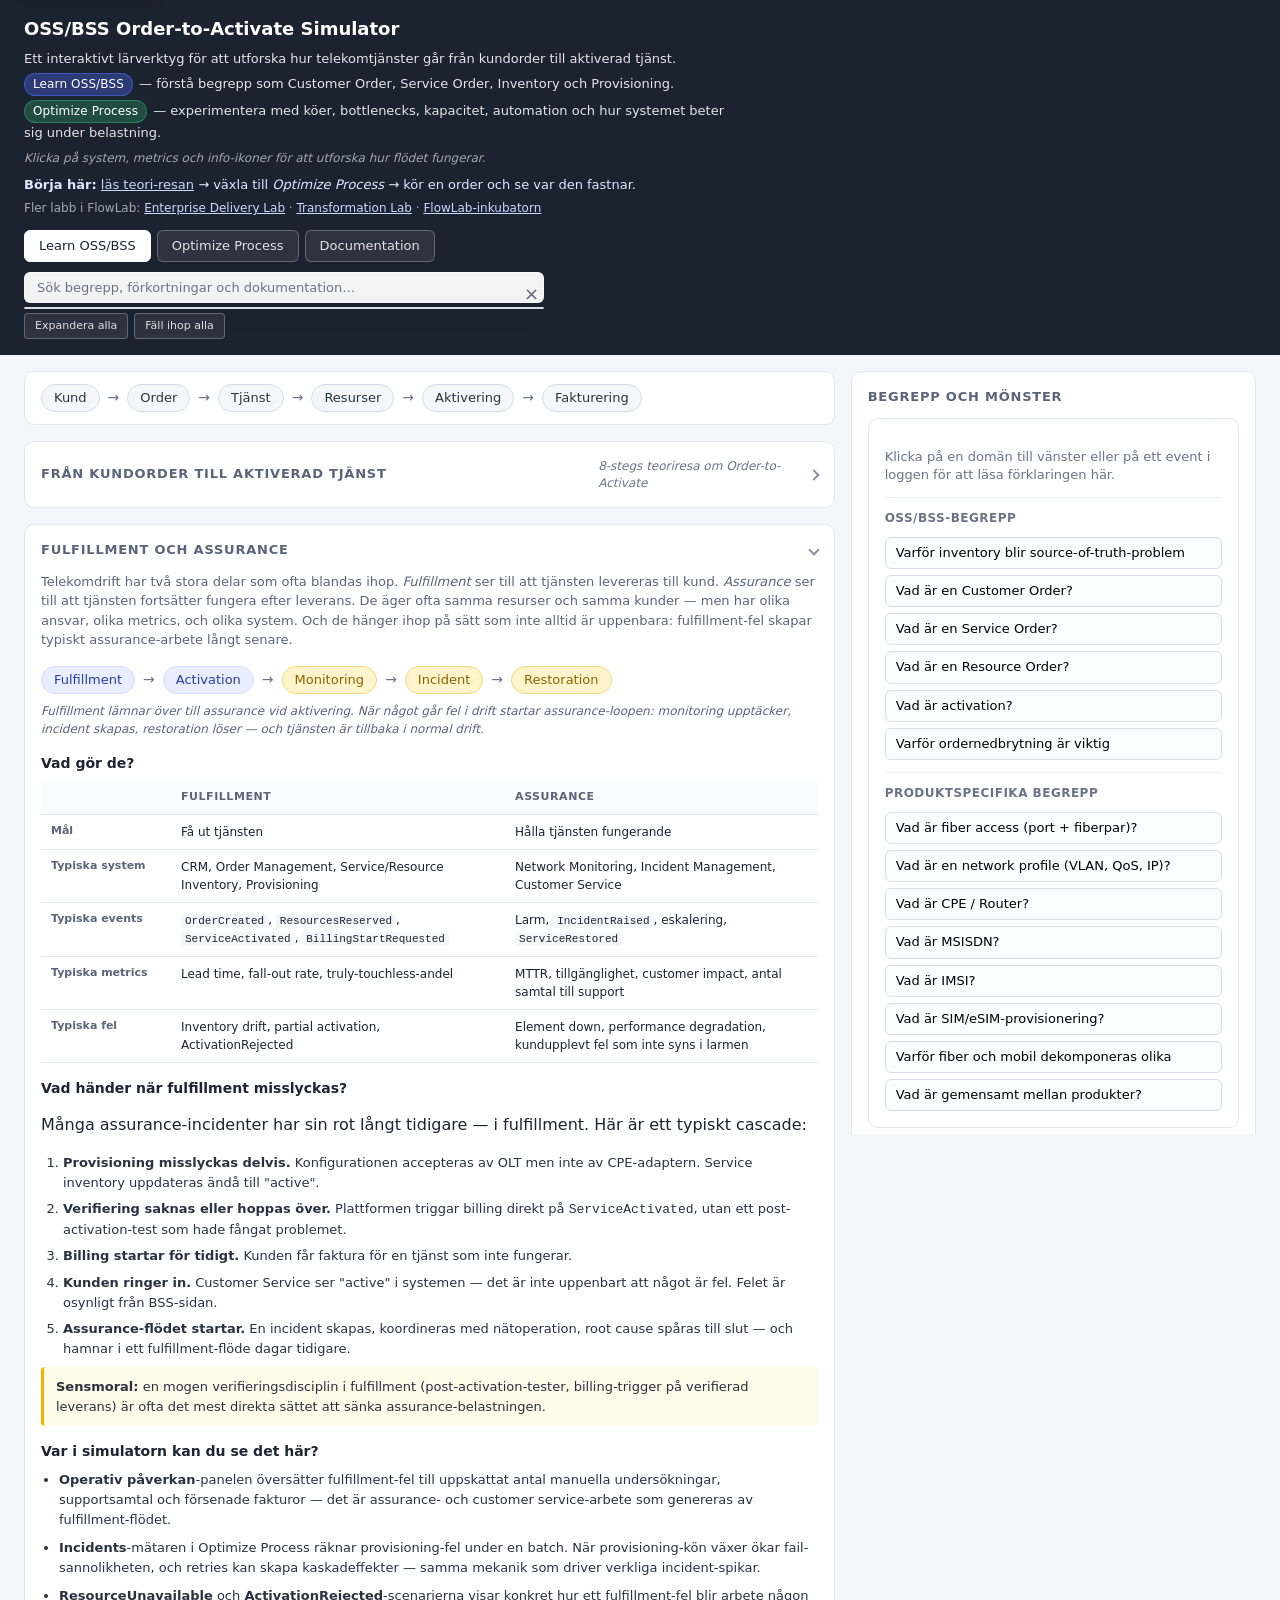
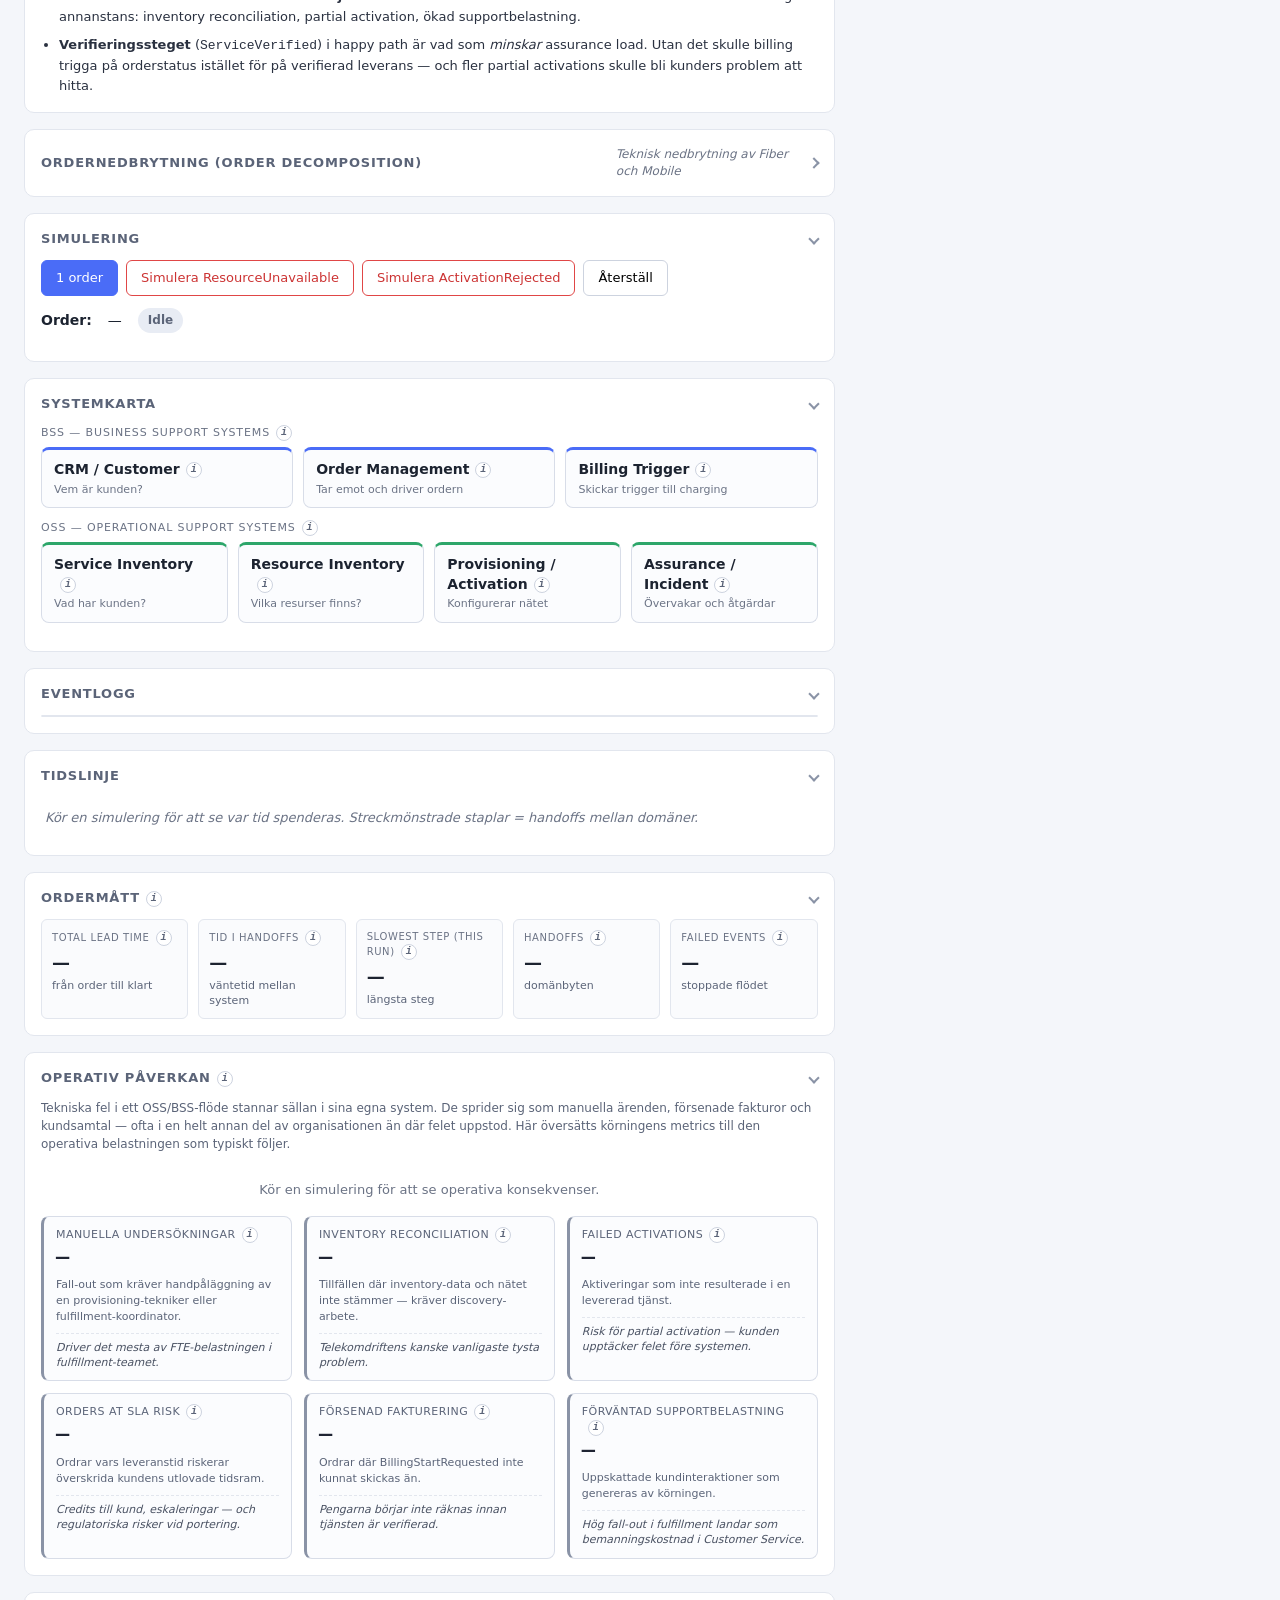
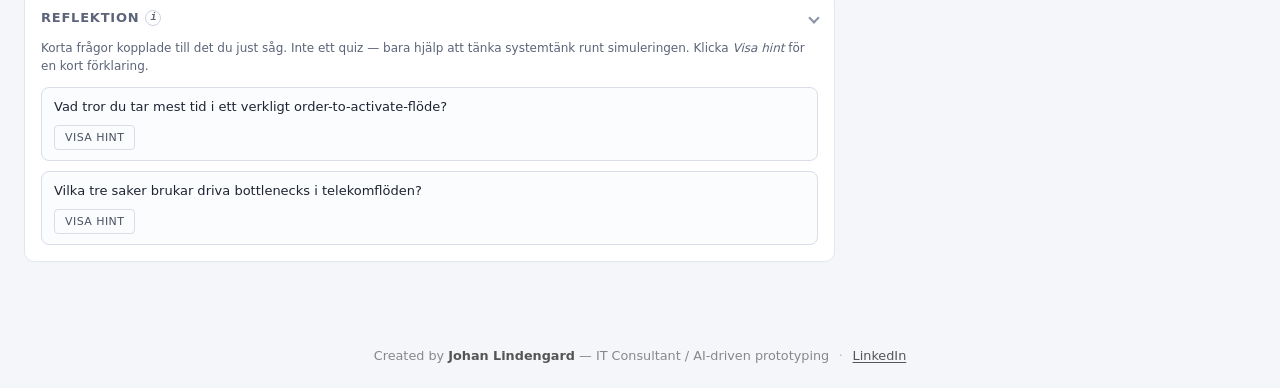
<file: index.html>
<!doctype html>
<html lang="sv">
<head>
<meta charset="utf-8" />
<title>OSS/BSS Order-to-Activate Simulator</title>
<link rel="stylesheet" href="src/styles/main.css" />
</head>
<body class="mode-learn">
<a class="skip-link" href="#main-content">Hoppa till innehåll</a>
<header>
  <h1>OSS/BSS Order-to-Activate Simulator</h1>
  <div class="intro">
    <p>Ett interaktivt lärverktyg för att utforska hur telekomtjänster går från kundorder till aktiverad tjänst.</p>
    <p><span class="mode-pill mode-pill-learn">Learn OSS/BSS</span> — förstå begrepp som Customer Order, Service Order, Inventory och Provisioning.</p>
    <p><span class="mode-pill mode-pill-optimize">Optimize Process</span> — experimentera med köer, bottlenecks, kapacitet, automation och hur systemet beter sig under belastning.</p>
    <p class="intro-hint">Klicka på system, metrics och info-ikoner för att utforska hur flödet fungerar.</p>
    <p class="start-here"><strong>Börja här:</strong> <a href="#theory-journey">läs teori-resan</a> → växla till <em>Optimize Process</em> → kör en order och se var den fastnar.</p>
    <p class="labb-nav">Fler labb i FlowLab: <a href="enterprise-lab.html">Enterprise Delivery Lab</a> · <a href="enterprise-lab.html#edl-transform-panel">Transformation Lab</a> · <a href="flow-lab.html">FlowLab-inkubatorn</a></p>
  </div>
  <div class="mode-tabs" role="tablist">
    <button class="mode-tab active" data-mode="learn" role="tab">Learn OSS/BSS</button>
    <button class="mode-tab" data-mode="optimize" role="tab">Optimize Process</button>
    <button class="mode-tab" data-mode="docs" role="tab">Documentation</button>
  </div>
  <div class="search-bar" role="search">
    <input
      type="search"
      id="search-input"
      placeholder="Sök begrepp, förkortningar och dokumentation…"
      autocomplete="off"
      aria-label="Sök begrepp, förkortningar och dokumentation"
      aria-controls="search-results">
    <button type="button" id="search-clear" class="search-clear hidden" aria-label="Rensa sökning">×</button>
    <div class="search-results hidden" id="search-results" role="region" aria-live="polite"></div>
  </div>
  <div class="panel-controls" aria-label="Panelkontroller">
    <button type="button" id="btn-expand-all" class="util-btn" aria-label="Expandera alla sektioner">Expandera alla</button>
    <button type="button" id="btn-collapse-all" class="util-btn" aria-label="Fäll ihop alla sektioner">Fäll ihop alla</button>
  </div>
</header>

<div class="layout">
  <main id="main-content">
    <div class="panel concept-flow" aria-label="Order-to-Activate på en rad">
      <ol class="flow-row">
        <li class="flow-step">Kund</li>
        <li class="flow-arrow" aria-hidden="true">→</li>
        <li class="flow-step">Order</li>
        <li class="flow-arrow" aria-hidden="true">→</li>
        <li class="flow-step">Tjänst</li>
        <li class="flow-arrow" aria-hidden="true">→</li>
        <li class="flow-step">Resurser</li>
        <li class="flow-arrow" aria-hidden="true">→</li>
        <li class="flow-step">Aktivering</li>
        <li class="flow-arrow" aria-hidden="true">→</li>
        <li class="flow-step">Fakturering</li>
      </ol>
    </div>

    <details class="panel learn-only collapsible" id="theory-journey">
      <summary>
        <h2>Från kundorder till aktiverad tjänst</h2>
        <span class="summary-hint">8-stegs teoriresa om Order-to-Activate</span>
        <span class="chevron" aria-hidden="true"></span>
      </summary>
      <p class="journey-intro">
        En guidad resa i åtta steg som visar hur en kund som beställer en tjänst — fiber eller mobil — får den levererad och fakturerad. Modellen är medvetet förenklad och lyfter fram <em>varför</em> OSS/BSS-stacken är uppdelad som den är.
      </p>

      <ol class="journey-list">

        <li class="journey-step">
          <span class="step-num">1</span>
          <div class="step-card">
            <div class="step-head">
              <h3>Kunden beställer något</h3>
              <span class="layer-chip bss">BSS</span>
            </div>
            <p>En kund — privatperson eller företag — väljer en produkt ur produktkatalogen. Kanske <em>Fiber 500 Mbps</em> hem, eller ett mobilabonnemang. Ordern fångas i CRM och Order Management och kopplas till kund, produkt och avtal.</p>
            <p class="step-why"><strong>Varför spelar det roll?</strong> Kunden köper en <em>kommersiell produkt</em>, inte teknik. Det är därför BSS äger kundrelationen — språket som sälj, support och fakturering pratar är ett annat än näten pratar.</p>
            <div class="step-related">
              <span>Centrala begrepp:</span>
              <button type="button" class="info-icon" data-info="customer_order" aria-label="Förklara Customer Order" aria-expanded="false">i</button><span>Customer Order</span>
              <button type="button" class="info-icon" data-info="crm" aria-label="Förklara CRM" aria-expanded="false">i</button><span>CRM</span>
              <button type="button" class="info-icon" data-info="om" aria-label="Förklara Order Management" aria-expanded="false">i</button><span>Order Management</span>
            </div>
          </div>
        </li>

        <li class="journey-step">
          <span class="step-num">2</span>
          <div class="step-card">
            <div class="step-head">
              <h3>Produkten översätts till en tjänst</h3>
              <span class="layer-chip bridge">BSS ↔ OSS</span>
            </div>
            <p>En produkt är inte samma sak som den tekniska tjänsten den ger. <em>Fiber 500 Mbps</em> är ett kommersiellt löfte; den underliggande tjänsten är en internetaccess med viss bandbredd. Customer Order bryts ner till en Service Order — den första bryggan mellan BSS och OSS.</p>
            <p class="step-why"><strong>Varför spelar det roll?</strong> Samma kommersiella produkt kan ofta levereras med olika tekniker (fiber, koppar, radiolänk). Att skilja produkt från tjänst gör det möjligt att byta teknik utan att röra säljkatalogen.</p>
            <div class="step-related">
              <span>Centrala begrepp:</span>
              <button type="button" class="info-icon" data-info="service_order" aria-label="Förklara Service Order" aria-expanded="false">i</button><span>Service Order</span>
              <button type="button" class="info-icon" data-info="si" aria-label="Förklara Service Inventory" aria-expanded="false">i</button><span>Service Inventory</span>
            </div>
          </div>
        </li>

        <li class="journey-step">
          <span class="step-num">3</span>
          <div class="step-card">
            <div class="step-head">
              <h3>Tjänsten bryts ner till resurser</h3>
              <span class="layer-chip oss">OSS</span>
            </div>
            <p>Service Order delas upp i en uppsättning resource orders — de fysiska och logiska byggstenarna. För fiber: en accesspunkt, en port på en switch, en CPE/router, en konfigurationsprofil. För mobil: ett MSISDN-nummer, en SIM eller eSIM, ett IMSI och en subscription profile.</p>
            <p class="step-why"><strong>Varför spelar det roll?</strong> Här syns det tydligt att olika produkter dekomponeras helt olika på OSS-sidan, även när BSS-flödet ser likadant ut. Det är ett av skälen till att OSS behöver byggas produktagnostiskt och parametriseras via produktkatalogen.</p>
            <div class="step-related">
              <span>Centrala begrepp:</span>
              <button type="button" class="info-icon" data-info="resource_order" aria-label="Förklara Resource Order" aria-expanded="false">i</button><span>Resource Order</span>
              <button type="button" class="info-icon" data-info="msisdn" aria-label="Förklara MSISDN" aria-expanded="false">i</button><span>MSISDN</span>
              <button type="button" class="info-icon" data-info="sim_esim" aria-label="Förklara SIM/eSIM" aria-expanded="false">i</button><span>SIM/eSIM</span>
            </div>
          </div>
        </li>

        <li class="journey-step">
          <span class="step-num">4</span>
          <div class="step-card">
            <div class="step-head">
              <h3>Inventory kontrolleras</h3>
              <span class="layer-chip oss">OSS</span>
            </div>
            <p>Innan resurserna kan tilldelas behöver vi veta vad som faktiskt finns och vad som är ledigt. Service Inventory håller reda på vilka tjänster som existerar. Resource Inventory håller reda på fysiska och logiska resurser — porttillgång, IP-pooler, nummerplaner, SIM-pooler.</p>
            <p class="step-why"><strong>Varför spelar det roll?</strong> Inventory-data är sällan 100 % korrekt mot verkligheten. <em>Inventory drift</em> — när data säger att en port är ledig fast den används — är en av branschens vanligaste rotorsaker till fall-out och manuella ärenden.</p>
            <div class="step-related">
              <span>Centrala begrepp:</span>
              <button type="button" class="info-icon" data-info="si" aria-label="Förklara Service Inventory" aria-expanded="false">i</button><span>Service Inventory</span>
              <button type="button" class="info-icon" data-info="ri" aria-label="Förklara Resource Inventory" aria-expanded="false">i</button><span>Resource Inventory</span>
            </div>
          </div>
        </li>

        <li class="journey-step">
          <span class="step-num">5</span>
          <div class="step-card">
            <div class="step-head">
              <h3>Provisionering och aktivering sker</h3>
              <span class="layer-chip oss">OSS</span>
            </div>
            <p>När resurserna är reserverade konfigurerar provisioning-systemet de tekniska elementen — OLT:er och switchar för fiber, RSP/HSS för mobil. Reservation är att markera en resurs som upptagen; activation är att faktiskt sätta tjänsten i drift.</p>
            <p class="step-why"><strong>Varför spelar det roll?</strong> Skillnaden mellan reservation och activation är inte semantik utan timing. Reservera tidigt, aktivera när allt annat är på plats — annars riskerar man <em>partial activation</em> där konfigen finns delvis i nätet och tjänsten är halvtänd.</p>
            <div class="step-related">
              <span>Centrala begrepp:</span>
              <button type="button" class="info-icon" data-info="prov" aria-label="Förklara Provisioning" aria-expanded="false">i</button><span>Provisioning / Activation</span>
            </div>
          </div>
        </li>

        <li class="journey-step">
          <span class="step-num">6</span>
          <div class="step-card">
            <div class="step-head">
              <h3>Tjänsten verifieras</h3>
              <span class="layer-chip oss">OSS</span>
            </div>
            <p>"Aktiverad" borde inte bara betyda att ett kommando skickades. Det borde betyda att tjänsten faktiskt fungerar — att en testkommunikation går igenom, att bandbredden mäts, att SIM:et registreras mot HSS.</p>
            <p class="step-why"><strong>Varför spelar det roll?</strong> Utan verifiering döljer flödet sina egna fel. Kunden ringer in, supporten ser "service active" i systemen, assurance ser inga element-larm — och felet kan ta dagar att lokalisera.</p>
            <div class="step-related">
              <span>Centrala begrepp:</span>
              <button type="button" class="info-icon" data-info="prov" aria-label="Förklara Verifiering" aria-expanded="false">i</button><span>Verifiering</span>
            </div>
          </div>
        </li>

        <li class="journey-step">
          <span class="step-num">7</span>
          <div class="step-card">
            <div class="step-head">
              <h3>Fakturering kan starta</h3>
              <span class="layer-chip bridge">BSS ↔ OSS</span>
            </div>
            <p>När tjänsten är verifierat aktiv skickas <em>BillingStartRequested</em> tillbaka till BSS. Billing-systemet börjar räkna debitering från det datumet. Triggern är densamma oavsett om produkten är fiber, mobil eller något annat.</p>
            <p class="step-why"><strong>Varför spelar det roll?</strong> Triggas billing för tidigt — på orderstatus istället för verifierad leverans — får kunder fakturor för tjänster som inte fungerar. Det är dyrt i credits, support och förtroende.</p>
            <div class="step-related">
              <span>Centrala begrepp:</span>
              <button type="button" class="info-icon" data-info="billing" aria-label="Förklara Billing" aria-expanded="false">i</button><span>Billing</span>
            </div>
          </div>
        </li>

        <li class="journey-step">
          <span class="step-num">8</span>
          <div class="step-card">
            <div class="step-head">
              <h3>Assurance tar vid om något går fel</h3>
              <span class="layer-chip bridge">OSS ↔ BSS</span>
            </div>
            <p>Efter aktivering byter ansvar från fulfillment till assurance. Assurance bevakar tjänster och resurser med larm, korrelerar fel mot kundpåverkan och driver felavhjälpning. Customer Service möter samma incidenter från kundens sida.</p>
            <p class="step-why"><strong>Varför spelar det roll?</strong> Fel som slipper genom fulfillment skapar ofta arbete i assurance flera dagar senare. <em>Partial activation</em> från steg 5–6 dyker upp som "tjänsten fungerar inte" från kund. Bra fulfillment minskar belastning i assurance.</p>
            <div class="step-related">
              <span>Centrala begrepp:</span>
              <button type="button" class="info-icon" data-info="assur" aria-label="Förklara Assurance" aria-expanded="false">i</button><span>Assurance</span>
            </div>
          </div>
        </li>

      </ol>
    </details>

    <details class="panel learn-only collapsible" id="fulfillment-assurance" open>
      <summary>
        <h2>Fulfillment och Assurance</h2>
        <span class="summary-hint">Två sidor av samma flöde — leverans och drift</span>
        <span class="chevron" aria-hidden="true"></span>
      </summary>

      <p class="journey-intro">
        Telekomdrift har två stora delar som ofta blandas ihop. <em>Fulfillment</em> ser till att tjänsten levereras till kund. <em>Assurance</em> ser till att tjänsten fortsätter fungera efter leverans. De äger ofta samma resurser och samma kunder — men har olika ansvar, olika metrics, och olika system. Och de hänger ihop på sätt som inte alltid är uppenbara: fulfillment-fel skapar typiskt assurance-arbete långt senare.
      </p>

      <ol class="fa-flow" aria-label="Fulfillment till assurance på en rad">
        <li class="fa-step fa-fulfillment">Fulfillment</li>
        <li class="fa-arrow" aria-hidden="true">→</li>
        <li class="fa-step fa-activation">Activation</li>
        <li class="fa-arrow" aria-hidden="true">→</li>
        <li class="fa-step fa-monitoring">Monitoring</li>
        <li class="fa-arrow" aria-hidden="true">→</li>
        <li class="fa-step fa-incident">Incident</li>
        <li class="fa-arrow" aria-hidden="true">→</li>
        <li class="fa-step fa-restoration">Restoration</li>
      </ol>
      <p class="fa-flow-caption">
        Fulfillment lämnar över till assurance vid aktivering. När något går fel i drift startar assurance-loopen: monitoring upptäcker, incident skapas, restoration löser — och tjänsten är tillbaka i normal drift.
      </p>

      <h3>Vad gör de?</h3>
      <table class="fa-compare">
        <thead>
          <tr>
            <th></th>
            <th>Fulfillment</th>
            <th>Assurance</th>
          </tr>
        </thead>
        <tbody>
          <tr>
            <td><strong>Mål</strong></td>
            <td>Få ut tjänsten</td>
            <td>Hålla tjänsten fungerande</td>
          </tr>
          <tr>
            <td><strong>Typiska system</strong></td>
            <td>CRM, Order Management, Service/Resource Inventory, Provisioning</td>
            <td>Network Monitoring, Incident Management, Customer Service</td>
          </tr>
          <tr>
            <td><strong>Typiska events</strong></td>
            <td><code>OrderCreated</code>, <code>ResourcesReserved</code>, <code>ServiceActivated</code>, <code>BillingStartRequested</code></td>
            <td>Larm, <code>IncidentRaised</code>, eskalering, <code>ServiceRestored</code></td>
          </tr>
          <tr>
            <td><strong>Typiska metrics</strong></td>
            <td>Lead time, fall-out rate, truly-touchless-andel</td>
            <td>MTTR, tillgänglighet, customer impact, antal samtal till support</td>
          </tr>
          <tr>
            <td><strong>Typiska fel</strong></td>
            <td>Inventory drift, partial activation, ActivationRejected</td>
            <td>Element down, performance degradation, kundupplevt fel som inte syns i larmen</td>
          </tr>
        </tbody>
      </table>

      <h3>Vad händer när fulfillment misslyckas?</h3>
      <p>Många assurance-incidenter har sin rot långt tidigare — i fulfillment. Här är ett typiskt cascade:</p>
      <ol class="fa-example">
        <li><strong>Provisioning misslyckas delvis.</strong> Konfigurationen accepteras av OLT men inte av CPE-adaptern. Service inventory uppdateras ändå till "active".</li>
        <li><strong>Verifiering saknas eller hoppas över.</strong> Plattformen triggar billing direkt på <code>ServiceActivated</code>, utan ett post-activation-test som hade fångat problemet.</li>
        <li><strong>Billing startar för tidigt.</strong> Kunden får faktura för en tjänst som inte fungerar.</li>
        <li><strong>Kunden ringer in.</strong> Customer Service ser "active" i systemen — det är inte uppenbart att något är fel. Felet är osynligt från BSS-sidan.</li>
        <li><strong>Assurance-flödet startar.</strong> En incident skapas, koordineras med nätoperation, root cause spåras till slut — och hamnar i ett fulfillment-flöde dagar tidigare.</li>
      </ol>
      <p class="fa-takeaway"><strong>Sensmoral:</strong> en mogen verifieringsdisciplin i fulfillment (post-activation-tester, billing-trigger på verifierad leverans) är ofta det mest direkta sättet att sänka assurance-belastningen.</p>

      <h3>Var i simulatorn kan du se det här?</h3>
      <ul class="fa-links">
        <li><strong>Operativ påverkan</strong>-panelen översätter fulfillment-fel till uppskattat antal manuella undersökningar, supportsamtal och försenade fakturor — det är assurance- och customer service-arbete som genereras av fulfillment-flödet.</li>
        <li><strong>Incidents</strong>-mätaren i Optimize Process räknar provisioning-fel under en batch. När provisioning-kön växer ökar fail-sannolikheten, och retries kan skapa kaskadeffekter — samma mekanik som driver verkliga incident-spikar.</li>
        <li><strong>ResourceUnavailable</strong> och <strong>ActivationRejected</strong>-scenarierna visar konkret hur ett fulfillment-fel blir arbete någon annanstans: inventory reconciliation, partial activation, ökad supportbelastning.</li>
        <li><strong>Verifieringssteget</strong> (<code>ServiceVerified</code>) i happy path är vad som <em>minskar</em> assurance load. Utan det skulle billing trigga på orderstatus istället för på verifierad leverans — och fler partial activations skulle bli kunders problem att hitta.</li>
      </ul>
    </details>

    <details class="panel learn-only collapsible" id="decomp-panel">
      <summary>
        <h2>Ordernedbrytning (Order decomposition)</h2>
        <span class="summary-hint">Teknisk nedbrytning av Fiber och Mobile</span>
        <span class="chevron" aria-hidden="true"></span>
      </summary>
      <p class="decomp-intro">
        En kundorder är inte ett enda arbetsobjekt — den dekomponeras till en service order, flera resource orders och en uppsättning aktiveringsuppgifter. <em>Olika produkter dekomponeras olika.</em> Klicka på en nivå för att läsa mer i learning-panelen.
      </p>

      <div class="decomp-product-row">
        <span class="exp-label">Produkt:</span>
        <div class="capacity-buttons" id="product-buttons">
          <button class="cap-btn active" data-product="fiber">Fiber 500 Mbps</button>
          <button class="cap-btn" data-product="mobile">Mobile subscription</button>
        </div>
        <span class="exp-hint">BSS-flödet ser nästan likadant ut. OSS-dekompositionen ändras kraftigt — det är hela poängen.</span>
      </div>

      <div id="decomp-tree-host"></div>
      <div id="decomp-failures-host"></div>
      <div id="decomp-example-host"></div>
    </details>

    <details class="panel optimize-only collapsible" id="experiment-panel" open>
      <summary>
        <h2>Dagens experiment<button type="button" class="info-icon" data-info="kata_loop" aria-label="Förklara hypotesdriven förbättring" aria-expanded="false">i</button></h2>
        <span class="summary-hint">Hypotes och förväntat resultat — innan du kör</span>
        <span class="chevron" aria-hidden="true"></span>
      </summary>
      <p class="exp-intro">Strukturera körningen som ett litet experiment: skriv ner målet, en hypotes om vad som händer, och kör. Efter körningen jämför du faktiskt utfall mot förväntat. <em>Målet är inte att gissa rätt — målet är att lära sig hur systemet beter sig.</em></p>
      <div class="exp-form">
        <label class="exp-field">
          <span class="exp-label">Mål</span>
          <textarea id="exp-goal" rows="2" placeholder="t.ex. Minska genomsnittlig lead time"></textarea>
        </label>
        <label class="exp-field">
          <span class="exp-label">Hypotes</span>
          <textarea id="exp-hypothesis" rows="2" placeholder="t.ex. Om jag höjer Provisioning capacity 1 → 2 minskar kön i activation."></textarea>
        </label>
        <label class="exp-field">
          <span class="exp-label">Förväntat resultat <span class="exp-sublabel">(skriv eget eller använd förslaget nedan)</span></span>
          <textarea id="exp-expected" rows="2" placeholder="t.ex. Avg lead time sjunker och bottleneck flyttar från Provisioning till Resource Reservation."></textarea>
        </label>
      </div>
      <div class="exp-meta">
        <div class="exp-meta-block">
          <h3>Ändringar sedan förra körningen</h3>
          <div id="exp-changes" class="exp-changes">Ingen tidigare körning än — kör en batch så börjar jämförelsen.</div>
        </div>
        <div class="exp-meta-block">
          <h3>Förslag på förväntat resultat</h3>
          <div id="exp-prediction" class="exp-prediction">Justera reglagen i Simulering så ser du en hypotesbaserad prediction här.</div>
        </div>
      </div>
    </details>

    <details class="panel collapsible" id="sim-panel" open>
      <summary>
        <h2>Simulering</h2>
        <span class="summary-hint">Knappar för att köra ordrar</span>
        <span class="chevron" aria-hidden="true"></span>
      </summary>
      <div class="experiment-row optimize-only">
        <label class="toggle">
          <input type="checkbox" id="automation-toggle">
          <span class="track"><span class="thumb"></span></span>
          <span class="text">Automatisera resource reservation</span>
        </label>
        <button type="button" class="info-icon" data-info="automation_reservation" aria-label="Förklara Automatisera resource reservation" aria-expanded="false">i</button>
        <span class="exp-hint">När på: reservation-steg går dubbelt så snabbt (× 0.5). Simulerar att gå från manuell tilldelning till API-baserad reservation. Kör scenariot med och utan toggle för att se skillnaden.</span>
      </div>
      <div class="experiment-row optimize-only">
        <label class="toggle">
          <input type="checkbox" id="prov-automation-toggle">
          <span class="track"><span class="thumb"></span></span>
          <span class="text">Automated provisioning / activation</span>
        </label>
        <button type="button" class="info-icon" data-info="automation_provisioning" aria-label="Förklara Automated provisioning" aria-expanded="false">i</button>
        <span class="exp-hint">När på: provisioning × 0.6, activation/verification × 0.7, fail-prob × 0.5. Verifieringen finns kvar — automation tar inte bort inventory mismatch eller nätfel.</span>
      </div>
      <div class="experiment-row optimize-only">
        <span class="exp-label">Resource Inventory workers:<button type="button" class="info-icon" data-info="ri_capacity" aria-label="Förklara Resource Reservation capacity" aria-expanded="false">i</button></span>
        <div class="capacity-buttons" id="capacity-buttons">
          <button class="cap-btn active" data-workers="1">1</button>
          <button class="cap-btn" data-workers="2">2</button>
          <button class="cap-btn" data-workers="3">3</button>
        </div>
        <span class="exp-hint">Hur många reservationer som kan göras parallellt. Representerar parallell kapacitet — inte nödvändigtvis personer.</span>
      </div>
      <div class="experiment-row optimize-only">
        <span class="exp-label">Provisioning / Activation capacity:<button type="button" class="info-icon" data-info="prov_capacity" aria-label="Förklara Provisioning capacity" aria-expanded="false">i</button></span>
        <div class="capacity-buttons" id="prov-capacity-buttons">
          <button class="cap-btn active" data-workers="1">1</button>
          <button class="cap-btn" data-workers="2">2</button>
          <button class="cap-btn" data-workers="3">3</button>
        </div>
        <span class="exp-hint">Hur många activation-jobb som kan köras parallellt. Representerar adapterinstanser, parallel orchestration eller bättre köhantering — <em>inte</em> personer. Capacity och automation är separata begrepp.</span>
      </div>
      <div class="experiment-row optimize-only">
        <span class="exp-label">Variation i betjäningstid:<button type="button" class="info-icon" data-info="variability" aria-label="Förklara Variability" aria-expanded="false">i</button></span>
        <div class="capacity-buttons" id="variability-buttons">
          <button class="cap-btn active" data-variability="0">0%</button>
          <button class="cap-btn" data-variability="25">±25%</button>
          <button class="cap-btn" data-variability="50">±50%</button>
        </div>
        <span class="exp-hint">Slumpar varje stegs duration kring sitt medelvärde. Samma genomsnitt — men mer kö. <em>Variation is the enemy of flow.</em></span>
      </div>
      <div class="experiment-row optimize-only">
        <label class="toggle">
          <input type="checkbox" id="backpressure-toggle">
          <span class="track"><span class="thumb"></span></span>
          <span class="text">Backpressure: pausa nya ordrar när RI-kö ≥ 3</span>
        </label>
        <button type="button" class="info-icon" data-info="backpressure" aria-label="Förklara Backpressure" aria-expanded="false">i</button>
        <span class="exp-hint">Order Management slutar tillfälligt acceptera ordrar när bottlenecken är full. Hellre långsam respons uppströms än kollaps nedströms.</span>
      </div>
      <div class="controls">
        <button id="btn-happy" class="primary">1 order</button>
        <button id="btn-batch-5" class="primary optimize-only">5 orders</button>
        <button id="btn-batch-20" class="primary optimize-only">20 orders</button>
        <button id="btn-fail-resource" class="danger">Simulera ResourceUnavailable</button>
        <button id="btn-fail-prov" class="danger">Simulera ActivationRejected</button>
        <button id="btn-reset">Återställ</button>
      </div>
      <div class="status-row">
        <strong>Order:</strong>
        <span id="order-id">—</span>
        <span class="status-pill" id="status-pill">Idle</span>
      </div>
    </details>

    <details class="panel collapsible" id="sysmap-panel" open>
      <summary>
        <h2>Systemkarta</h2>
        <span class="summary-hint">Domäner i BSS och OSS</span>
        <span class="chevron" aria-hidden="true"></span>
      </summary>
      <div class="layer-label">BSS — Business Support Systems<button type="button" class="info-icon" data-info="bss" aria-label="Förklara BSS" aria-expanded="false">i</button></div>
      <div class="row bss" id="row-bss"></div>
      <div class="layer-label">OSS — Operational Support Systems<button type="button" class="info-icon" data-info="oss" aria-label="Förklara OSS" aria-expanded="false">i</button></div>
      <div class="row oss" id="row-oss"></div>
    </details>

    <details class="panel collapsible" id="eventlog-panel" open>
      <summary>
        <h2>Eventlogg</h2>
        <span class="summary-hint">Händelser från senaste körning</span>
        <span class="chevron" aria-hidden="true"></span>
      </summary>
      <div class="log" id="log"></div>
    </details>

    <details class="panel singel-only collapsible" id="timeline-panel" open>
      <summary>
        <h2>Tidslinje</h2>
        <span class="summary-hint">Visualisering av eventflödet</span>
        <span class="chevron" aria-hidden="true"></span>
      </summary>
      <div id="timeline" class="timeline">
        <div class="timeline-empty">Kör en simulering för att se var tid spenderas. Streckmönstrade staplar = handoffs mellan domäner.</div>
      </div>
    </details>

    <details class="panel parallel-only optimize-only collapsible" id="queues-panel" open>
      <summary>
        <h2>Köer (system med begränsad kapacitet)</h2>
        <span class="summary-hint">Aktuella köer per system</span>
        <span class="chevron" aria-hidden="true"></span>
      </summary>
      <div class="queue-panel" id="queue-panel"></div>
    </details>

    <details class="panel parallel-only optimize-only collapsible" id="throughput-panel" open>
      <summary>
        <h2>Throughput och systembelastning över tid</h2>
        <span class="summary-hint">Genomströmning och kö över batch-körningen</span>
        <span class="chevron" aria-hidden="true"></span>
      </summary>
      <div id="chart-wrap">
        <div class="chart-empty" id="chart-empty">Kör en batch — grafen ritar sig själv under tiden.</div>
        <svg id="chart" class="chart" viewBox="0 0 600 160" preserveAspectRatio="none" style="display:none;"></svg>
      </div>
      <div class="chart-legend">
        <span class="leg leg-active"><span class="dot"></span>Active <span class="val" id="leg-active-val">0</span></span>
        <span class="leg leg-queued"><span class="dot"></span>Queue <span class="val" id="leg-queued-val">0</span></span>
        <span class="leg leg-completed"><span class="dot"></span>Completed <span class="val" id="leg-completed-val">0</span></span>
        <span class="leg leg-incidents"><span class="dot"></span>Incidents <span class="val" id="leg-incidents-val">0</span></span>
      </div>
      <div class="chart-runs hidden" id="chart-runs">
        <span class="run-prev">Föregående körning</span>
        <span class="run-cur">Nuvarande körning</span>
      </div>
      <div class="run-compare hidden" id="run-compare">
        <h4>Jämförelse · Föregående vs Nuvarande</h4>
        <div class="cmp-settings">
          <div><span class="cmp-tag prev">Föregående</span><span id="cmp-prev-summary">—</span></div>
          <div><span class="cmp-tag cur">Nuvarande</span><span id="cmp-cur-summary">—</span></div>
        </div>
        <div class="cmp-grid">
          <div class="cmp-cell">
            <div class="cmp-label">Avg lead time</div>
            <div class="cmp-row"><span class="cmp-prev" id="cmp-lead-prev">—</span><span class="cmp-cur" id="cmp-lead-cur">—</span></div>
            <div class="cmp-delta" id="cmp-lead-delta"></div>
          </div>
          <div class="cmp-cell">
            <div class="cmp-label">Incidents</div>
            <div class="cmp-row"><span class="cmp-prev" id="cmp-incidents-prev">—</span><span class="cmp-cur" id="cmp-incidents-cur">—</span></div>
            <div class="cmp-delta" id="cmp-incidents-delta"></div>
          </div>
          <div class="cmp-cell">
            <div class="cmp-label">Max queue</div>
            <div class="cmp-row"><span class="cmp-prev" id="cmp-maxqueue-prev">—</span><span class="cmp-cur" id="cmp-maxqueue-cur">—</span></div>
            <div class="cmp-delta" id="cmp-maxqueue-delta"></div>
          </div>
          <div class="cmp-cell">
            <div class="cmp-label">Throughput</div>
            <div class="cmp-row"><span class="cmp-prev" id="cmp-tput-prev">—</span><span class="cmp-cur" id="cmp-tput-cur">—</span></div>
            <div class="cmp-delta" id="cmp-tput-delta"></div>
          </div>
        </div>
      </div>
    </details>

    <details class="panel parallel-only optimize-only collapsible" id="orders-panel" open>
      <summary>
        <h2>Ordrar</h2>
        <span class="summary-hint">Orderlista för batch-körningen</span>
        <span class="chevron" aria-hidden="true"></span>
      </summary>
      <div class="order-list" id="order-list"></div>
    </details>

    <div class="analysis-area">

    <details class="panel parallel-only optimize-only collapsible" id="sysmetrics-panel" open>
      <summary>
        <h2>Systemmått (batch-körning)<button type="button" class="info-icon" data-info="system_metrics" aria-label="Förklara Systemmått" aria-expanded="false">i</button></h2>
        <span class="summary-hint">Mätetal för hela batch-körningen</span>
        <span class="chevron" aria-hidden="true"></span>
      </summary>
      <div class="dashboard">
        <div class="dash-card"><div class="label">Active<button type="button" class="info-icon" data-info="active" aria-label="Förklara Active orders" aria-expanded="false">i</button></div><div class="value" id="d-active">0</div></div>
        <div class="dash-card"><div class="label">Queue depth<button type="button" class="info-icon" data-info="queued" aria-label="Förklara Queue depth" aria-expanded="false">i</button></div><div class="value" id="d-queued">0</div></div>
        <div class="dash-card"><div class="label">Completed<button type="button" class="info-icon" data-info="completed" aria-label="Förklara Completed orders" aria-expanded="false">i</button></div><div class="value" id="d-completed">0</div></div>
        <div class="dash-card"><div class="label">Average lead time<button type="button" class="info-icon" data-info="lead_time" aria-label="Förklara Average lead time" aria-expanded="false">i</button></div><div class="value" id="d-lead">—</div></div>
        <div class="dash-card"><div class="label">System throughput (sim)<button type="button" class="info-icon" data-info="throughput" aria-label="Förklara System throughput" aria-expanded="false">i</button></div><div class="value" id="d-throughput">—</div></div>
        <div class="dash-card" id="d-incidents-card"><div class="label">Batch incidents<button type="button" class="info-icon" data-info="incidents" aria-label="Förklara Batch incidents" aria-expanded="false">i</button></div><div class="value" id="d-incidents">0</div></div>
      </div>
      <div class="dash-busy">Busiest system: <strong id="d-busiest">—</strong><span id="d-bp-status"></span></div>
    </details>

    <details class="panel collapsible" id="ordermetrics-panel" open>
      <summary>
        <h2>Ordermått<button type="button" class="info-icon" data-info="order_metrics" aria-label="Förklara Ordermått" aria-expanded="false">i</button></h2>
        <span class="summary-hint">Mätetal och insikter för enskild order</span>
        <span class="chevron" aria-hidden="true"></span>
      </summary>
      <div class="metrics" id="metrics">
        <div class="metric"><div class="label">Total lead time<button type="button" class="info-icon" data-info="lead_time" aria-label="Förklara Lead time" aria-expanded="false">i</button></div><div class="value" id="m-total">—</div><div class="sub">från order till klart</div></div>
        <div class="metric"><div class="label">Tid i handoffs<button type="button" class="info-icon" data-info="handoff_time" aria-label="Förklara Tid i handoffs" aria-expanded="false">i</button></div><div class="value" id="m-handoff">—</div><div class="sub" id="m-handoff-sub">väntetid mellan system</div></div>
        <div class="metric"><div class="label">Slowest step (this run)<button type="button" class="info-icon" data-info="bottleneck_metric" aria-label="Förklara Slowest step" aria-expanded="false">i</button></div><div class="value" id="m-bottleneck">—</div><div class="sub" id="m-bottleneck-sub">längsta steg</div></div>
        <div class="metric"><div class="label">Handoffs<button type="button" class="info-icon" data-info="handoff" aria-label="Förklara Handoff" aria-expanded="false">i</button></div><div class="value" id="m-handoff-count">—</div><div class="sub">domänbyten</div></div>
        <div class="metric"><div class="label">Failed events<button type="button" class="info-icon" data-info="failed_events" aria-label="Förklara Failed events" aria-expanded="false">i</button></div><div class="value" id="m-fail">—</div><div class="sub">stoppade flödet</div></div>
      </div>
      <div class="insight hidden" id="insight"></div>
      <div class="improvement hidden" id="improvement">
        <h4>Förbättringsexperiment — <span id="imp-scenario"></span></h4>
        <div class="imp-grid">
          <div class="imp-cell"><div class="imp-label">Manuellt</div><div class="imp-value" id="imp-manual">—</div></div>
          <div class="imp-cell"><div class="imp-label">Automatiserat</div><div class="imp-value" id="imp-auto">—</div></div>
          <div class="imp-cell"><div class="imp-label">Förbättring</div><div class="imp-value imp-big" id="imp-delta">—</div></div>
        </div>
        <div class="imp-bottleneck" id="imp-bottleneck"></div>
        <p class="imp-insight" id="imp-insight"></p>
      </div>
    </details>

    <details class="panel collapsible" id="impact-panel" open>
      <summary>
        <h2>Operativ påverkan<button type="button" class="info-icon" data-info="operational_impact" aria-label="Förklara Operativ påverkan" aria-expanded="false">i</button></h2>
        <span class="summary-hint">Vad metrics betyder operativt</span>
        <span class="chevron" aria-hidden="true"></span>
      </summary>
      <p class="impact-intro">Tekniska fel i ett OSS/BSS-flöde stannar sällan i sina egna system. De sprider sig som manuella ärenden, försenade fakturor och kundsamtal — ofta i en helt annan del av organisationen än där felet uppstod. Här översätts körningens metrics till den operativa belastningen som typiskt följer.</p>
      <div class="impact-empty" id="impact-empty">Kör en simulering för att se operativa konsekvenser.</div>
      <div class="impact-grid hidden" id="impact-grid">
        <div class="impact-card" id="imp-investigations">
          <div class="impact-label">Manuella undersökningar<button type="button" class="info-icon" data-info="impact_investigations" aria-label="Förklara Manuella undersökningar" aria-expanded="false">i</button></div>
          <div class="impact-value">—</div>
          <div class="impact-sub">Fall-out som kräver handpåläggning av en provisioning-tekniker eller fulfillment-koordinator.</div>
          <div class="impact-why">Driver det mesta av FTE-belastningen i fulfillment-teamet.</div>
        </div>
        <div class="impact-card" id="imp-recon">
          <div class="impact-label">Inventory reconciliation<button type="button" class="info-icon" data-info="impact_recon" aria-label="Förklara Inventory reconciliation" aria-expanded="false">i</button></div>
          <div class="impact-value">—</div>
          <div class="impact-sub">Tillfällen där inventory-data och nätet inte stämmer — kräver discovery-arbete.</div>
          <div class="impact-why">Telekomdriftens kanske vanligaste tysta problem.</div>
        </div>
        <div class="impact-card" id="imp-failed-act">
          <div class="impact-label">Failed activations<button type="button" class="info-icon" data-info="impact_failed_act" aria-label="Förklara Failed activations" aria-expanded="false">i</button></div>
          <div class="impact-value">—</div>
          <div class="impact-sub">Aktiveringar som inte resulterade i en levererad tjänst.</div>
          <div class="impact-why">Risk för partial activation — kunden upptäcker felet före systemen.</div>
        </div>
        <div class="impact-card" id="imp-sla">
          <div class="impact-label">Orders at SLA risk<button type="button" class="info-icon" data-info="impact_sla" aria-label="Förklara Orders at SLA risk" aria-expanded="false">i</button></div>
          <div class="impact-value">—</div>
          <div class="impact-sub">Ordrar vars leveranstid riskerar överskrida kundens utlovade tidsram.</div>
          <div class="impact-why">Credits till kund, eskaleringar — och regulatoriska risker vid portering.</div>
        </div>
        <div class="impact-card" id="imp-billing">
          <div class="impact-label">Försenad fakturering<button type="button" class="info-icon" data-info="impact_billing" aria-label="Förklara Försenad fakturering" aria-expanded="false">i</button></div>
          <div class="impact-value">—</div>
          <div class="impact-sub">Ordrar där BillingStartRequested inte kunnat skickas än.</div>
          <div class="impact-why">Pengarna börjar inte räknas innan tjänsten är verifierad.</div>
        </div>
        <div class="impact-card" id="imp-support">
          <div class="impact-label">Förväntad supportbelastning<button type="button" class="info-icon" data-info="impact_support" aria-label="Förklara Förväntad supportbelastning" aria-expanded="false">i</button></div>
          <div class="impact-value">—</div>
          <div class="impact-sub">Uppskattade kundinteraktioner som genereras av körningen.</div>
          <div class="impact-why">Hög fall-out i fulfillment landar som bemanningskostnad i Customer Service.</div>
        </div>
      </div>
    </details>

    <details class="panel optimize-only collapsible" id="experiment-result-panel" open>
      <summary>
        <h2>Experimentresultat<button type="button" class="info-icon" data-info="kata_loop" aria-label="Förklara hypotesdriven förbättring" aria-expanded="false">i</button></h2>
        <span class="summary-hint">Förväntat vs faktiskt — efter körning</span>
        <span class="chevron" aria-hidden="true"></span>
      </summary>
      <div id="exp-result-empty" class="exp-result-empty">Kör en batch så fylls jämförelsen i här.</div>
      <div id="exp-result" class="exp-result hidden">
        <div class="exp-result-grid">
          <div class="exp-result-cell">
            <h3>Förväntat</h3>
            <p id="exp-result-expected">—</p>
          </div>
          <div class="exp-result-cell">
            <h3>Faktiskt</h3>
            <ul id="exp-result-actual" class="exp-result-list"></ul>
          </div>
        </div>
        <div class="exp-reflection">
          <h3>Stämde hypotesen?</h3>
          <div class="exp-reflection-buttons" id="exp-reflection-buttons" role="group" aria-label="Hypotesbedömning">
            <button type="button" data-answer="ja">Ja</button>
            <button type="button" data-answer="delvis">Delvis</button>
            <button type="button" data-answer="nej">Nej</button>
            <button type="button" data-answer="osakert">Osäkert</button>
          </div>
          <label class="exp-reflection-text-label">
            <span>Vad lärde du dig? <span class="exp-sublabel">(valfritt)</span></span>
            <textarea id="exp-reflection-text" rows="2" placeholder="Något oväntat? En insikt om bottleneck eller capacity?"></textarea>
          </label>
        </div>
        <div class="exp-history" id="exp-history">
          <h3>Senaste experiment</h3>
          <ul id="exp-history-list" class="exp-history-list"></ul>
        </div>
      </div>
    </details>

    <details class="panel collapsible" id="reflection-panel" open>
      <summary>
        <h2>Reflektion<button type="button" class="info-icon" data-info="reflection_questions" aria-label="Förklara Reflektion" aria-expanded="false">i</button></h2>
        <span class="summary-hint">Korta frågor att fundera över</span>
        <span class="chevron" aria-hidden="true"></span>
      </summary>
      <p class="reflection-intro">Korta frågor kopplade till det du just såg. Inte ett quiz — bara hjälp att tänka systemtänk runt simuleringen. Klicka <em>Visa hint</em> för en kort förklaring.</p>
      <div class="reflection-list" id="reflection-list"></div>
    </details>

    </div><!-- /.analysis-area -->

    <div class="panel docs-only" id="docs-panel">
      <h2>Dokumentation</h2>
      <p class="docs-disclaimer">This documentation describes the simulator as a learning model, not a canonical telecom architecture.</p>
      <div class="docs-tabs">
        <button class="docs-tab active" data-doc="readme">README</button>
        <button class="docs-tab" data-doc="telecom">Telecom-domänen</button>
        <button class="docs-tab" data-doc="flow">Flow & systems thinking</button>
        <button class="docs-tab" data-doc="pedagogy">Pedagogisk filosofi</button>
        <button class="docs-tab" data-doc="realism">Realism &amp; förenklingar</button>
      </div>
      <div class="docs-layout">
        <aside class="docs-toc" id="docs-toc" aria-label="Table of contents"></aside>
        <div class="docs-content" id="docs-content">
          <p class="docs-loading">Klicka på en flik ovan för att läsa dokumentet.</p>
        </div>
      </div>
    </div>
  </main>

  <aside>
    <div class="panel" style="margin-bottom:0;">
      <h2>Begrepp och mönster</h2>
      <div id="learning"></div>
    </div>
  </aside>
</div>

<button type="button" id="back-to-top" class="back-to-top" aria-label="Scrolla till toppen" title="Till toppen">
  <span aria-hidden="true">↑</span>
</button>

<footer>
  <!-- BEGIN personal-footer · template: shared/personal-footer.html i salvage-vision-repot
       Se docs/personal-footer-pattern.md för design + footer contract. -->
  <p class="personal-footer">
    Created by
    <strong class="personal-footer-name">Johan Lindengard</strong>
    —
    <span class="personal-footer-role">IT Consultant / AI-driven prototyping</span>
    <span class="personal-footer-sep" aria-hidden="true">·</span>
    <a class="personal-footer-link"
       href="https://www.linkedin.com/in/johan-lindengard/"
       target="_blank" rel="noopener noreferrer">LinkedIn</a>
  </p>
  <!-- END personal-footer -->
</footer>

<script src="src/simulation/scenarios.js"></script>
<script src="src/simulation/events.js"></script>
<script src="src/simulation/metrics.js"></script>
<script src="src/simulation/engine.js"></script>
<script src="src/ui/render.js"></script>
<script src="src/ui/charts.js"></script>
<script src="src/ui/learning.js"></script>
<script src="src/ui/docs.js"></script>
<script src="src/ui/glossary.js"></script>
<script src="src/ui/search.js"></script>
<script src="src/ui/reflection.js"></script>
<script src="src/ui/experiment.js"></script>
<script src="src/app.js"></script>
</body>
</html>
</file>
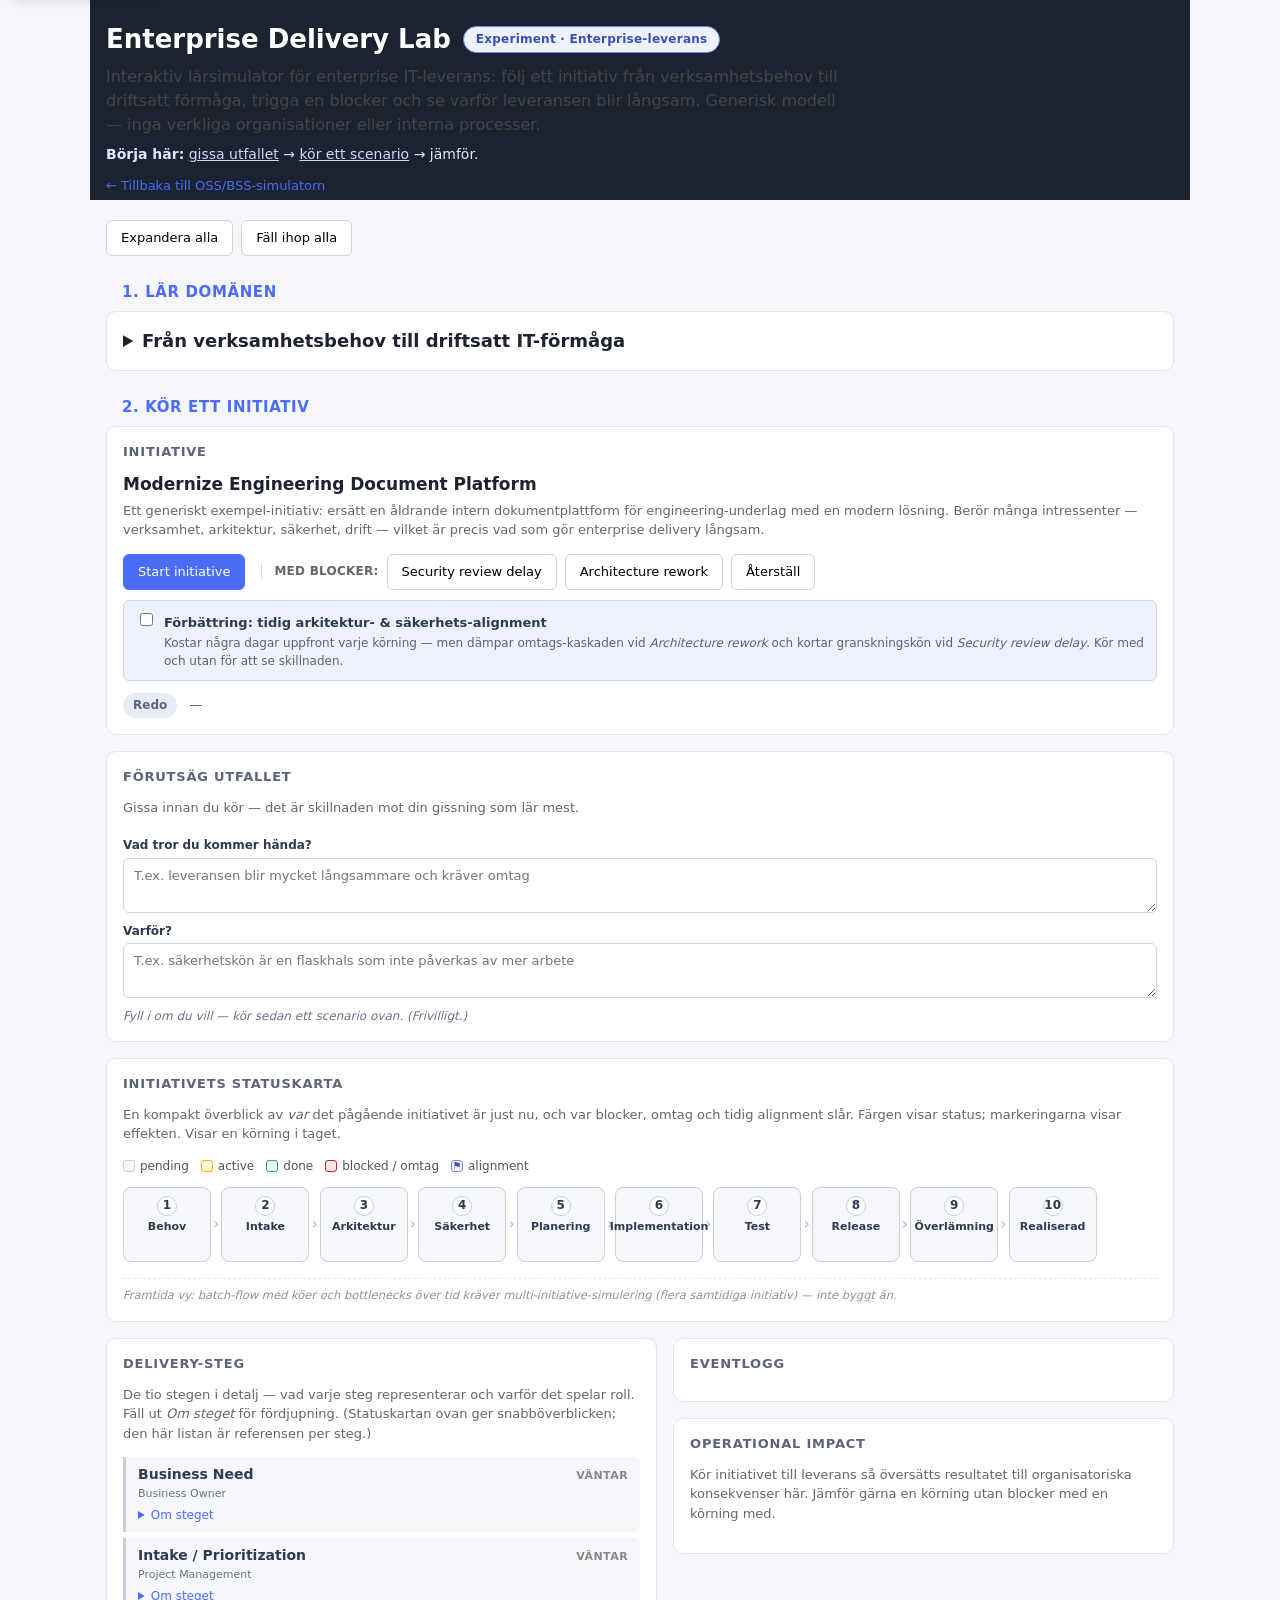
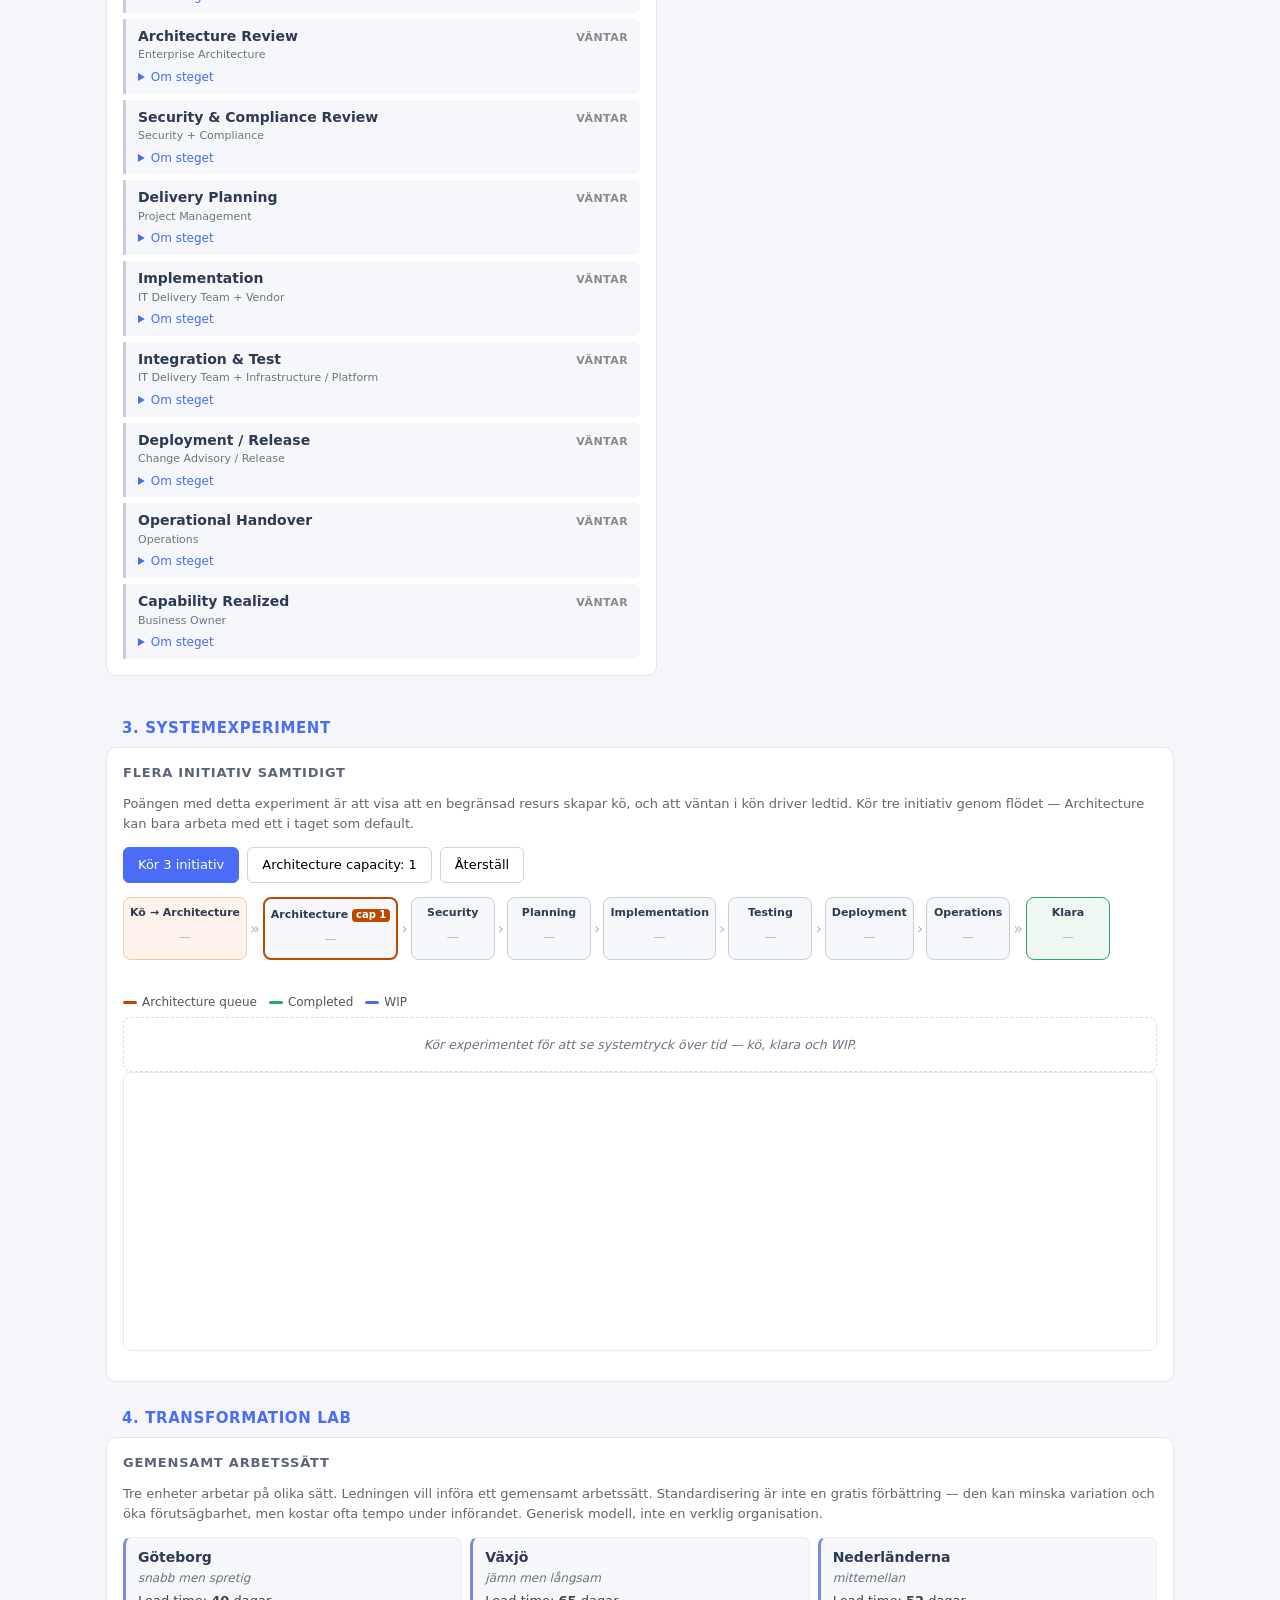
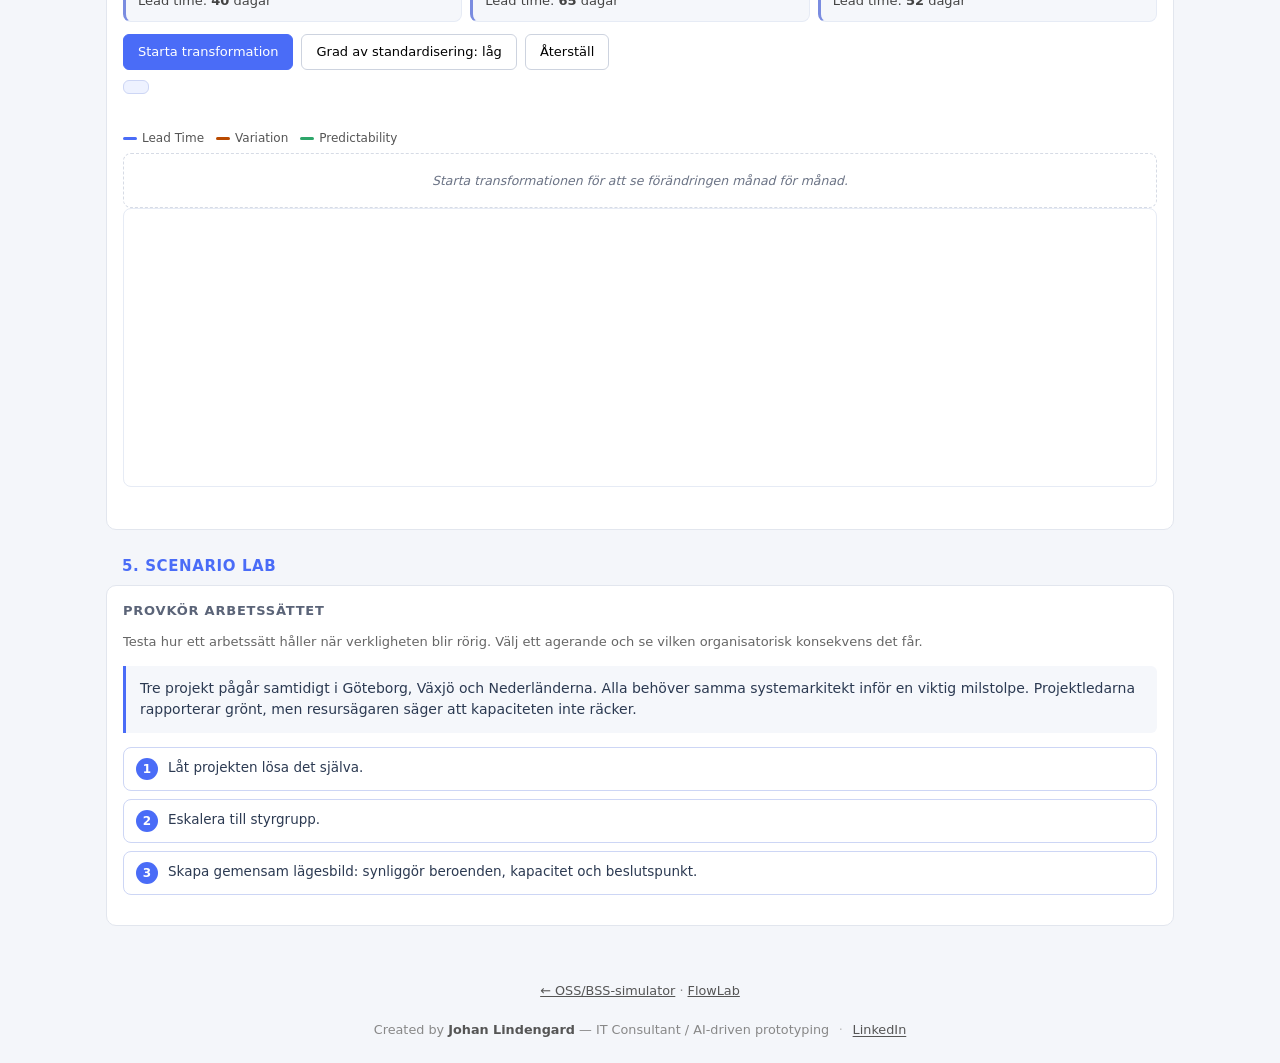
<file: enterprise-lab.html>
<!doctype html>
<html lang="sv">
<head>
<meta charset="utf-8" />
<meta name="viewport" content="width=device-width, initial-scale=1" />
<title>Enterprise Delivery Lab (experiment) — Från verksamhetsbehov till driftsatt IT-förmåga</title>
<meta name="description" content="Experimentell simulator för enterprise IT-leverans: följ ett initiativ från verksamhetsbehov till driftsatt förmåga, trigga blockers och se operational impact. Domän 2-inkubator i OSS/BSS-simulator-repot.">
<link rel="stylesheet" href="src/styles/main.css" />
<link rel="stylesheet" href="src/styles/enterprise-lab.css" />
</head>
<body class="edl-body">
<a class="skip-link" href="#edl-main">Hoppa till innehåll</a>

<header class="edl-header">
  <div class="edl-header-row">
    <h1>Enterprise Delivery Lab</h1>
    <span class="edl-experiment-badge" aria-label="Experimentstatus">Experiment · Enterprise-leverans</span>
  </div>
  <p class="edl-intro">
    Interaktiv lärsimulator för enterprise IT-leverans: följ ett initiativ från
    verksamhetsbehov till driftsatt förmåga, trigga en blocker och se varför
    leveransen blir långsam. Generisk modell — inga verkliga organisationer
    eller interna processer.
  </p>
  <p class="edl-start-here">
    <strong>Börja här:</strong> <a href="#edl-predict-panel">gissa utfallet</a> →
    <a href="#edl-initiative-panel">kör ett scenario</a> → jämför.
  </p>
  <a href="index.html" class="edl-back-link" aria-label="Gå tillbaka till OSS/BSS-simulatorn">← Tillbaka till OSS/BSS-simulatorn</a>
</header>

<main id="edl-main" class="edl-main">
  <div class="edl-panel-controls" aria-label="Panelkontroller">
    <button type="button" id="edl-expand-all" class="util-btn" aria-label="Expandera alla sektioner">Expandera alla</button>
    <button type="button" id="edl-collapse-all" class="util-btn" aria-label="Fäll ihop alla sektioner">Fäll ihop alla</button>
  </div>

  <h2 class="edl-section-title">1. Lär domänen</h2>
  <details class="panel edl-journey" id="edl-journey">
    <summary class="edl-journey-summary">Från verksamhetsbehov till driftsatt IT-förmåga</summary>
    <p class="edl-note edl-journey-intro">
      En guidad genomgång av de tio stegen ett initiativ passerar — läs den innan
      eller medan du kör för att förstå var väntan och omtag uppstår. Fäll ihop när
      du vill fokusera på körningen.
    </p>
    <div id="edl-journey-cards"></div>
  </details>

  <h2 class="edl-section-title">2. Kör ett initiativ</h2>
  <section class="panel" id="edl-initiative-panel">
    <h2>Initiative</h2>
    <p class="edl-initiative-name" id="edl-initiative-name"></p>
    <p class="edl-note" id="edl-initiative-desc"></p>

    <div class="edl-controls">
      <button type="button" id="edl-btn-start" class="primary">Start initiative</button>
      <span class="edl-blocker-label">Med blocker:</span>
      <button type="button" id="edl-btn-blocker-sec">Security review delay</button>
      <button type="button" id="edl-btn-blocker-arch">Architecture rework</button>
      <button type="button" id="edl-btn-reset">Återställ</button>
    </div>

    <label class="edl-align-control" for="edl-align-toggle">
      <input type="checkbox" id="edl-align-toggle" />
      <span class="edl-align-text">
        <strong>Förbättring: tidig arkitektur- &amp; säkerhets-alignment</strong>
        <span class="edl-align-hint">Kostar några dagar uppfront varje körning — men dämpar
        omtags-kaskaden vid <em>Architecture rework</em> och kortar granskningskön vid
        <em>Security review delay</em>. Kör med och utan för att se skillnaden.</span>
      </span>
    </label>

    <div class="edl-status-row" aria-live="polite" aria-atomic="true">
      <span class="status-pill" id="edl-status-pill">Redo</span>
      <span class="edl-status-days" id="edl-status-days">—</span>
    </div>
  </section>

  <section class="panel edl-predict" id="edl-predict-panel">
    <h2>Förutsäg utfallet</h2>
    <p class="edl-note">Gissa innan du kör — det är skillnaden mot din gissning som lär mest.</p>

    <div class="edl-predict-fields" id="edl-predict-fields">
      <label class="edl-predict-label" for="edl-predict-what">Vad tror du kommer hända?</label>
      <textarea id="edl-predict-what" class="edl-predict-input" rows="2"
        placeholder="T.ex. leveransen blir mycket långsammare och kräver omtag"></textarea>
      <label class="edl-predict-label" for="edl-predict-why">Varför?</label>
      <textarea id="edl-predict-why" class="edl-predict-input" rows="2"
        placeholder="T.ex. säkerhetskön är en flaskhals som inte påverkas av mer arbete"></textarea>
      <p class="edl-predict-hint" id="edl-predict-hint">Fyll i om du vill — kör sedan ett scenario ovan. (Frivilligt.)</p>
    </div>

    <div class="edl-predict-review" id="edl-predict-review" aria-live="polite" hidden></div>
    <div class="edl-predict-history" id="edl-predict-history" hidden></div>
  </section>

  <section class="panel edl-flowgraph-panel" id="edl-flowgraph-panel">
    <h2>Initiativets statuskarta</h2>
    <p class="edl-note">En kompakt överblick av <em>var</em> det pågående initiativet är
      just nu, och var blocker, omtag och tidig alignment slår. Färgen visar status;
      markeringarna visar effekten. Visar en körning i taget.</p>

    <div class="edl-fg-legend" aria-hidden="true">
      <span class="edl-fg-key"><span class="edl-fg-sw edl-fg-sw-pending"></span>pending</span>
      <span class="edl-fg-key"><span class="edl-fg-sw edl-fg-sw-active"></span>active</span>
      <span class="edl-fg-key"><span class="edl-fg-sw edl-fg-sw-done"></span>done</span>
      <span class="edl-fg-key"><span class="edl-fg-sw edl-fg-sw-blocked"></span>blocked / omtag</span>
      <span class="edl-fg-key"><span class="edl-fg-sw edl-fg-sw-align">⚑</span>alignment</span>
    </div>

    <div class="edl-flowgraph-scroll">
      <div id="edl-flowgraph" role="img" aria-label="Initiativets statuskarta: de tio stegen och deras status"></div>
    </div>
    <p class="edl-fg-caption" id="edl-flowgraph-caption" aria-live="polite" hidden></p>
    <p class="edl-fg-future">Framtida vy: batch-flow med köer och bottlenecks över tid
      kräver multi-initiative-simulering (flera samtidiga initiativ) — inte byggt än.</p>
  </section>

  <div class="edl-columns">
    <section class="panel" id="edl-flow-panel">
      <h2>Delivery-steg</h2>
      <p class="edl-note">
        De tio stegen i detalj — vad varje steg representerar och varför det
        spelar roll. Fäll ut <em>Om steget</em> för fördjupning. (Statuskartan
        ovan ger snabböverblicken; den här listan är referensen per steg.)
      </p>
      <ol class="edl-stage-list" id="edl-stage-list" aria-label="Delivery-steg med status"></ol>
    </section>

    <div class="edl-side">
      <section class="panel" id="edl-log-panel">
        <h2>Eventlogg</h2>
        <div class="edl-log" id="edl-log" aria-live="polite"></div>
      </section>

      <section class="panel" id="edl-impact-panel">
        <h2>Operational impact</h2>
        <p class="edl-note" id="edl-impact-placeholder">
          Kör initiativet till leverans så översätts resultatet till
          organisatoriska konsekvenser här. Jämför gärna en körning utan
          blocker med en körning med.
        </p>
        <div class="edl-impact-grid" id="edl-impact-grid" hidden></div>
      </section>
    </div>
  </div>

  <h2 class="edl-section-title">3. Systemexperiment</h2>
  <section class="panel edl-system-panel" id="edl-system-panel">
    <h2>Flera initiativ samtidigt</h2>
    <p class="edl-note">Poängen med detta experiment är att visa att en begränsad
      resurs skapar kö, och att väntan i kön driver ledtid. Kör tre initiativ genom
      flödet — Architecture kan bara arbeta med ett i taget som default.</p>

    <div class="edl-controls">
      <button type="button" id="edl-sys-run" class="primary">Kör 3 initiativ</button>
      <button type="button" id="edl-sys-cap">Architecture capacity: 1</button>
      <button type="button" id="edl-sys-reset">Återställ</button>
    </div>

    <div class="edl-sys-board" id="edl-sys-board" role="img"
      aria-label="Systemvy: initiativ genom sju steg med kö framför Architecture"></div>
    <div class="edl-sys-metrics" id="edl-sys-metrics" aria-live="polite" hidden></div>

    <div class="edl-sys-graph-wrap">
      <div class="edl-sys-graph-legend" aria-hidden="true">
        <span class="edl-sys-gl"><span class="edl-sys-gsw edl-sys-gsw-queue"></span>Architecture queue</span>
        <span class="edl-sys-gl"><span class="edl-sys-gsw edl-sys-gsw-completed"></span>Completed</span>
        <span class="edl-sys-gl"><span class="edl-sys-gsw edl-sys-gsw-wip"></span>WIP</span>
      </div>
      <p class="edl-sys-graph-empty" id="edl-sys-graph-empty">Kör experimentet för att se systemtryck över tid — kö, klara och WIP.</p>
      <svg class="edl-sys-graph" id="edl-sys-graph" viewBox="0 0 560 150"
        role="img" aria-label="Systemtryck över tid: Architecture-kö, klara initiativ och WIP" hidden></svg>
      <p class="edl-sys-graph-note" id="edl-sys-graph-note" hidden>Streckad linje = föregående körning.</p>
    </div>

    <div class="edl-cards" id="edl-cards" aria-live="polite" hidden></div>
  </section>

  <h2 class="edl-section-title">4. Transformation Lab</h2>
  <section class="panel edl-transform-panel" id="edl-transform-panel">
    <h2>Gemensamt arbetssätt</h2>
    <p class="edl-note">Tre enheter arbetar på olika sätt. Ledningen vill införa ett
      gemensamt arbetssätt. Standardisering är inte en gratis förbättring — den kan
      minska variation och öka förutsägbarhet, men kostar ofta tempo under införandet.
      Generisk modell, inte en verklig organisation.</p>

    <div class="edl-tr-sites" id="edl-tr-sites"></div>

    <div class="edl-controls">
      <button type="button" id="edl-tr-run" class="primary">Starta transformation</button>
      <button type="button" id="edl-tr-std">Grad av standardisering: låg</button>
      <button type="button" id="edl-tr-reset">Återställ</button>
    </div>

    <p class="edl-tr-status" id="edl-tr-status" aria-live="polite" hidden></p>

    <div class="edl-tr-metrics" id="edl-tr-metrics" aria-live="polite" hidden></div>

    <div class="edl-tr-graph-wrap">
      <div class="edl-tr-graph-legend" aria-hidden="true">
        <span class="edl-tr-gl"><span class="edl-tr-gsw edl-tr-gsw-lead"></span>Lead Time</span>
        <span class="edl-tr-gl"><span class="edl-tr-gsw edl-tr-gsw-var"></span>Variation</span>
        <span class="edl-tr-gl"><span class="edl-tr-gsw edl-tr-gsw-pred"></span>Predictability</span>
      </div>
      <p class="edl-tr-graph-empty" id="edl-tr-graph-empty">Starta transformationen för att se förändringen månad för månad.</p>
      <svg class="edl-tr-graph" id="edl-tr-graph" viewBox="0 0 560 150"
        role="img" aria-label="Metrics över månad 0–6: lead time, variation och predictability" hidden></svg>
      <p class="edl-tr-graph-scale" id="edl-tr-graph-scale" hidden>Kurvorna delar en
        jämförelseskala (0–100) så att lead time, variation och predictability kan visas
        i samma bild — läs formen på trenderna; exakta värden står i mätvärdena ovan.</p>
    </div>

    <div class="edl-tr-events" id="edl-tr-events" aria-live="polite" hidden></div>
    <div class="edl-cards" id="edl-tr-cards" aria-live="polite" hidden></div>
  </section>

  <h2 class="edl-section-title">5. Scenario Lab</h2>
  <section class="panel edl-scenario-panel" id="edl-scenario-panel">
    <h2>Provkör arbetssättet</h2>
    <p class="edl-note">Testa hur ett arbetssätt håller när verkligheten blir rörig.
      Välj ett agerande och se vilken organisatorisk konsekvens det får.</p>

    <p class="edl-sc-situation" id="edl-sc-situation"></p>
    <div class="edl-sc-options" id="edl-sc-options" role="group" aria-label="Handlingsalternativ"></div>
    <div class="edl-sc-result" id="edl-sc-result" aria-live="polite" hidden></div>
  </section>
</main>

<footer>
  <p style="margin: 0 0 .25rem 0; font-size: .8rem; color: #888; text-align: center;">
    <a href="index.html" style="color: #555;">← OSS/BSS-simulator</a>
    · <a href="flow-lab.html" style="color: #555;">FlowLab</a>
  </p>
  <!-- BEGIN personal-footer · template: shared/personal-footer.html i salvage-vision-repot
       Se docs/personal-footer-pattern.md för design + footer contract.
       Intern navlänk ovan ligger i en separat <p> så personal-footer-snippet:en
       håller sig till mönstrets "max 2 externa länkar"-kontrakt. -->
  <p class="personal-footer">
    Created by
    <strong class="personal-footer-name">Johan Lindengard</strong>
    —
    <span class="personal-footer-role">IT Consultant / AI-driven prototyping</span>
    <span class="personal-footer-sep" aria-hidden="true">·</span>
    <a class="personal-footer-link"
       href="https://www.linkedin.com/in/johan-lindengard/"
       target="_blank" rel="noopener noreferrer">LinkedIn</a>
  </p>
  <!-- END personal-footer -->
</footer>

<script src="src/enterprise-lab/ed-domain.js"></script>
<script src="src/enterprise-lab/ed-engine.js"></script>
<script src="src/enterprise-lab/ed-render.js"></script>
<script src="src/enterprise-lab/ed-predict.js"></script>
<script src="src/enterprise-lab/ed-app.js"></script>
<script src="src/enterprise-lab/ed-learn-cards.js"></script>
<script src="src/enterprise-lab/ed-system.js"></script>
<script src="src/enterprise-lab/ed-transform.js"></script>
<script src="src/enterprise-lab/ed-scenario.js"></script>
</body>
</html>
</file>
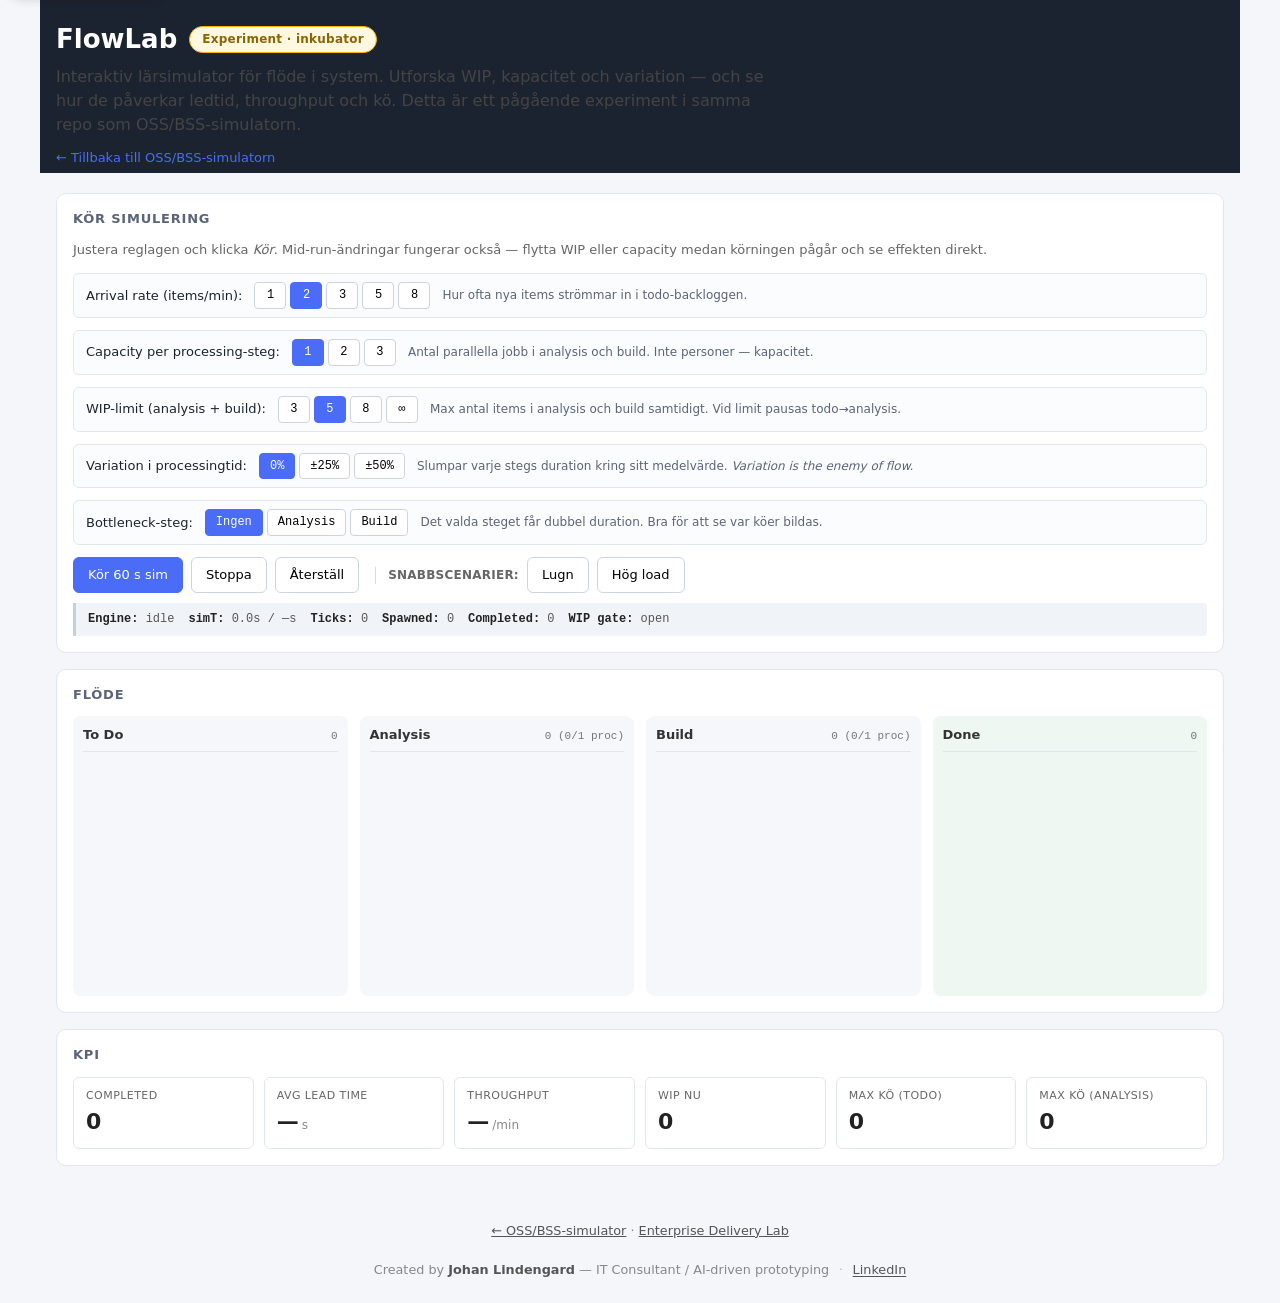
<file: flow-lab.html>
<!doctype html>
<html lang="sv">
<head>
<meta charset="utf-8" />
<title>FlowLab (experiment) — Systems Thinking Lab</title>
<meta name="description" content="Experimentell sidosimulator för att utforska flöde, WIP och variation. Inkubator i OSS/BSS-simulator-repot.">
<link rel="stylesheet" href="src/styles/main.css" />
<link rel="stylesheet" href="src/styles/flow-lab.css" />
</head>
<body class="fl-body">
<a class="skip-link" href="#fl-main">Hoppa till innehåll</a>

<header class="fl-header">
  <div class="fl-header-row">
    <h1>FlowLab</h1>
    <span class="fl-experiment-badge" aria-label="Experimentstatus">Experiment · inkubator</span>
  </div>
  <p class="fl-intro">
    Interaktiv lärsimulator för flöde i system. Utforska WIP, kapacitet och variation
    — och se hur de påverkar ledtid, throughput och kö. Detta är ett pågående experiment
    i samma repo som OSS/BSS-simulatorn.
  </p>
  <a href="index.html" class="fl-back-link" aria-label="Gå tillbaka till OSS/BSS-simulatorn">← Tillbaka till OSS/BSS-simulatorn</a>
</header>

<main id="fl-main" class="fl-main">
  <section class="panel" id="fl-controls-panel">
    <h2>Kör simulering</h2>
    <p class="fl-note">
      Justera reglagen och klicka <em>Kör</em>. Mid-run-ändringar fungerar också —
      flytta WIP eller capacity medan körningen pågår och se effekten direkt.
    </p>

    <div class="experiment-row">
      <span class="exp-label">Arrival rate (items/min):</span>
      <div class="capacity-buttons" id="fl-arrival-buttons">
        <button class="cap-btn" data-rate="1">1</button>
        <button class="cap-btn active" data-rate="2">2</button>
        <button class="cap-btn" data-rate="3">3</button>
        <button class="cap-btn" data-rate="5">5</button>
        <button class="cap-btn" data-rate="8">8</button>
      </div>
      <span class="exp-hint">Hur ofta nya items strömmar in i todo-backloggen.</span>
    </div>

    <div class="experiment-row">
      <span class="exp-label">Capacity per processing-steg:</span>
      <div class="capacity-buttons" id="fl-capacity-buttons">
        <button class="cap-btn active" data-cap="1">1</button>
        <button class="cap-btn" data-cap="2">2</button>
        <button class="cap-btn" data-cap="3">3</button>
      </div>
      <span class="exp-hint">Antal parallella jobb i analysis och build. Inte personer — kapacitet.</span>
    </div>

    <div class="experiment-row">
      <span class="exp-label">WIP-limit (analysis + build):</span>
      <div class="capacity-buttons" id="fl-wip-buttons">
        <button class="cap-btn" data-wip="3">3</button>
        <button class="cap-btn active" data-wip="5">5</button>
        <button class="cap-btn" data-wip="8">8</button>
        <button class="cap-btn" data-wip="inf">∞</button>
      </div>
      <span class="exp-hint">Max antal items i analysis och build samtidigt. Vid limit pausas todo→analysis.</span>
    </div>

    <div class="experiment-row">
      <span class="exp-label">Variation i processingtid:</span>
      <div class="capacity-buttons" id="fl-variation-buttons">
        <button class="cap-btn active" data-variation="0">0%</button>
        <button class="cap-btn" data-variation="25">±25%</button>
        <button class="cap-btn" data-variation="50">±50%</button>
      </div>
      <span class="exp-hint">Slumpar varje stegs duration kring sitt medelvärde. <em>Variation is the enemy of flow.</em></span>
    </div>

    <div class="experiment-row">
      <span class="exp-label">Bottleneck-steg:</span>
      <div class="capacity-buttons" id="fl-bottleneck-buttons">
        <button class="cap-btn active" data-bottleneck="none">Ingen</button>
        <button class="cap-btn" data-bottleneck="analysis">Analysis</button>
        <button class="cap-btn" data-bottleneck="build">Build</button>
      </div>
      <span class="exp-hint">Det valda steget får dubbel duration. Bra för att se var köer bildas.</span>
    </div>

    <div class="fl-controls">
      <button type="button" id="fl-btn-run" class="primary">Kör 60 s sim</button>
      <button type="button" id="fl-btn-stop">Stoppa</button>
      <button type="button" id="fl-btn-reset">Återställ</button>
      <span class="fl-preset-label">Snabbscenarier:</span>
      <button type="button" id="fl-btn-preset-calm">Lugn</button>
      <button type="button" id="fl-btn-preset-load">Hög load</button>
    </div>
    <div class="fl-status-row" id="fl-status-row" aria-live="polite" aria-atomic="true">
      <span><strong>Engine:</strong> <span id="fl-status-engine">idle</span></span>
      <span><strong>simT:</strong> <span id="fl-status-simtime">0.0s / —</span></span>
      <span><strong>Ticks:</strong> <span id="fl-status-ticks">0</span></span>
      <span><strong>Spawned:</strong> <span id="fl-status-items">0</span></span>
      <span><strong>Completed:</strong> <span id="fl-status-completed">0</span></span>
      <span><strong>WIP gate:</strong> <span id="fl-status-wipgate">open</span></span>
    </div>
  </section>

  <section class="panel" id="fl-flow-panel">
    <h2>Flöde</h2>
    <div class="fl-kanban" aria-label="Kanban: items per steg">
      <div class="fl-column" id="fl-col-todo">
        <div class="fl-column-head">
          <span class="fl-column-title">To Do</span>
          <span class="fl-column-count" id="fl-count-todo">0</span>
        </div>
        <div class="fl-cards" id="fl-cards-todo"></div>
      </div>
      <div class="fl-column" id="fl-col-analysis">
        <div class="fl-column-head">
          <span class="fl-column-title">Analysis</span>
          <span class="fl-column-count" id="fl-count-analysis">0</span>
        </div>
        <div class="fl-cards" id="fl-cards-analysis"></div>
      </div>
      <div class="fl-column" id="fl-col-build">
        <div class="fl-column-head">
          <span class="fl-column-title">Build</span>
          <span class="fl-column-count" id="fl-count-build">0</span>
        </div>
        <div class="fl-cards" id="fl-cards-build"></div>
      </div>
      <div class="fl-column fl-column-done" id="fl-col-done">
        <div class="fl-column-head">
          <span class="fl-column-title">Done</span>
          <span class="fl-column-count" id="fl-count-done">0</span>
        </div>
        <div class="fl-cards" id="fl-cards-done"></div>
      </div>
    </div>
  </section>

  <section class="panel" id="fl-kpi-panel">
    <h2>KPI</h2>
    <div class="fl-kpi-grid">
      <div class="fl-kpi-card">
        <div class="fl-kpi-label">Completed</div>
        <div class="fl-kpi-value"><span id="fl-kpi-completed">0</span></div>
      </div>
      <div class="fl-kpi-card">
        <div class="fl-kpi-label">Avg lead time</div>
        <div class="fl-kpi-value"><span id="fl-kpi-leadtime">—</span><span class="fl-kpi-unit">s</span></div>
      </div>
      <div class="fl-kpi-card">
        <div class="fl-kpi-label">Throughput</div>
        <div class="fl-kpi-value"><span id="fl-kpi-throughput">—</span><span class="fl-kpi-unit">/min</span></div>
      </div>
      <div class="fl-kpi-card">
        <div class="fl-kpi-label">WIP nu</div>
        <div class="fl-kpi-value"><span id="fl-kpi-wip">0</span></div>
      </div>
      <div class="fl-kpi-card">
        <div class="fl-kpi-label">Max kö (todo)</div>
        <div class="fl-kpi-value"><span id="fl-kpi-maxq-todo">0</span></div>
      </div>
      <div class="fl-kpi-card">
        <div class="fl-kpi-label">Max kö (analysis)</div>
        <div class="fl-kpi-value"><span id="fl-kpi-maxq-analysis">0</span></div>
      </div>
    </div>
  </section>
</main>

<footer>
  <p style="margin: 0 0 .25rem 0; font-size: .8rem; color: #888; text-align: center;">
    <a href="index.html" style="color: #555;">← OSS/BSS-simulator</a>
    · <a href="enterprise-lab.html" style="color: #555;">Enterprise Delivery Lab</a>
  </p>
  <!-- BEGIN personal-footer · template: shared/personal-footer.html i salvage-vision-repot
       Se docs/personal-footer-pattern.md för design + footer contract.
       Intern navlänk ovan ligger i en separat <p> så personal-footer-snippet:en
       håller sig till mönstrets "max 2 externa länkar"-kontrakt. -->
  <p class="personal-footer">
    Created by
    <strong class="personal-footer-name">Johan Lindengard</strong>
    —
    <span class="personal-footer-role">IT Consultant / AI-driven prototyping</span>
    <span class="personal-footer-sep" aria-hidden="true">·</span>
    <a class="personal-footer-link"
       href="https://www.linkedin.com/in/johan-lindengard/"
       target="_blank" rel="noopener noreferrer">LinkedIn</a>
  </p>
  <!-- END personal-footer -->
</footer>

<script src="src/flow-lab/flow-engine.js"></script>
<script src="src/flow-lab/flow-render.js"></script>
<script src="src/flow-lab/flow-app.js"></script>
</body>
</html>
</file>
<file: src/styles/main.css>
* { box-sizing: border-box; }
body {
  margin: 0;
  font-family: -apple-system, BlinkMacSystemFont, "Segoe UI", system-ui, sans-serif;
  background: #f4f6fa;
  color: #1c2330;
  line-height: 1.4;
}
header {
  background: #1c2330;
  color: #fff;
  padding: 16px 24px;
}
header h1 { margin: 0 0 8px; font-size: 18px; }
header .intro {
  max-width: 720px;
  font-size: 13px;
  line-height: 1.55;
  color: rgba(255, 255, 255, 0.88);
}
header .intro p {
  margin: 0 0 4px;
}
header .intro p:last-child { margin-bottom: 0; }
header .intro .intro-hint {
  margin-top: 6px;
  font-size: 12px;
  color: rgba(255, 255, 255, 0.6);
  font-style: italic;
}

header .intro .start-here {
  margin-top: 8px;
  font-size: 13px;
  color: #dfe6ff;
}

header .intro .start-here a { color: #cdd6ff; text-decoration: underline; }

header .intro .labb-nav {
  margin-top: 4px;
  font-size: 12px;
  color: rgba(255, 255, 255, 0.6);
}

header .intro .labb-nav a { color: #cdd6ff; text-decoration: underline; }
.mode-pill {
  display: inline-block;
  padding: 1px 8px;
  margin-right: 2px;
  background: rgba(255, 255, 255, 0.14);
  border: 1px solid rgba(255, 255, 255, 0.18);
  border-radius: 999px;
  font-size: 12px;
  font-weight: 500;
  color: #fff;
  letter-spacing: 0.01em;
}
.mode-pill-learn { background: rgba(74, 108, 247, 0.35); border-color: rgba(74, 108, 247, 0.55); }
.mode-pill-optimize { background: rgba(45, 166, 106, 0.32); border-color: rgba(45, 166, 106, 0.55); }
@media (max-width: 900px) {
  header { padding: 12px 16px; }
  header h1 { font-size: 16px; margin-bottom: 6px; }
  header .intro { font-size: 12px; line-height: 1.45; }
  header .intro p { margin-bottom: 3px; }
  header .intro .intro-hint { margin-top: 4px; font-size: 11px; }
  .mode-pill { font-size: 11px; padding: 1px 6px; }
  .layout { padding: 12px 16px 24px; gap: 12px; }
}

/* Mode tabs (Learn / Optimize) — minskar kognitiv belastning genom att
   dela upp UI:t i två tydliga lägen. Default mode-learn på <body>. */
.mode-tabs {
  margin-top: 12px;
  display: flex;
  flex-wrap: wrap;
  gap: 6px;
}
.mode-tab {
  background: rgba(255,255,255,0.08);
  color: rgba(255,255,255,0.85);
  border: 1px solid rgba(255,255,255,0.25);
  padding: 6px 14px;
  border-radius: 6px;
  font-size: 13px;
  font-weight: 500;
  cursor: pointer;
  font-family: inherit;
}
.mode-tab:hover { background: rgba(255,255,255,0.18); }
.mode-tab.active {
  background: #fff;
  color: #1c2330;
  border-color: #fff;
}
.mode-tab:disabled {
  opacity: 0.4;
  cursor: not-allowed;
}
/* Mode show/hide-reglerna ligger längst ned i filen så de vinner kaskaden
   även mot body.mode-parallel-reglerna (samma specificity, sista vinner). */

/* Search bar — lives in the header. Result dropdown is position:absolute
   anchored to the .search-bar wrapper so it floats over page content. */
.search-bar {
  position: relative;
  margin-top: 10px;
  max-width: 520px;
}
.search-bar #search-input {
  width: 100%;
  padding: 7px 32px 7px 12px;
  border-radius: 6px;
  border: 1px solid rgba(255,255,255,0.25);
  background: rgba(255,255,255,0.95);
  color: #1c2330;
  font-size: 13px;
  font-family: inherit;
  box-sizing: border-box;
}
.search-bar #search-input::placeholder { color: #6b7385; }
.search-bar #search-input:focus {
  outline: 2px solid #4a6cf7;
  outline-offset: 1px;
  background: #fff;
}
.search-clear {
  position: absolute;
  right: 6px;
  top: 50%;
  transform: translateY(-50%);
  width: 22px;
  height: 22px;
  border: none;
  background: transparent;
  color: #5b6478;
  font-size: 18px;
  line-height: 1;
  cursor: pointer;
  border-radius: 4px;
}
.search-clear:hover { background: rgba(0,0,0,0.08); color: #1c2330; }
.search-results {
  position: absolute;
  top: calc(100% + 4px);
  left: 0;
  right: 0;
  max-height: 60vh;
  overflow-y: auto;
  background: #fff;
  border: 1px solid #d8dde8;
  border-radius: 8px;
  box-shadow: 0 8px 24px rgba(0,0,0,0.15);
  z-index: 100;
  color: #1c2330;
}
.search-count {
  font-size: 11px;
  text-transform: uppercase;
  letter-spacing: 0.06em;
  color: #5b6478;
  padding: 8px 12px;
  border-bottom: 1px solid #e2e6ee;
  background: #fafbfc;
}
.search-empty {
  padding: 16px 12px;
  text-align: center;
  font-size: 13px;
  color: #6b7385;
}
.search-list { display: flex; flex-direction: column; }
.search-result {
  text-align: left;
  background: #fff;
  border: none;
  border-bottom: 1px solid #f0f2f6;
  padding: 10px 12px;
  cursor: pointer;
  font-family: inherit;
  color: inherit;
  width: 100%;
}
.search-result:last-child { border-bottom: none; }
.search-result:hover,
.search-result:focus-visible {
  background: #f3f6ff;
  outline: none;
}
.search-result-head {
  display: flex;
  justify-content: space-between;
  align-items: baseline;
  gap: 10px;
  margin-bottom: 4px;
}
.search-result-title {
  font-size: 14px;
  font-weight: 600;
  color: #1f2433;
  flex: 1;
  min-width: 0;
}
.search-result-type {
  font-size: 10px;
  text-transform: uppercase;
  letter-spacing: 0.05em;
  color: #6b7385;
  white-space: nowrap;
  flex-shrink: 0;
}
.search-result-snippet {
  font-size: 12px;
  color: #4a5263;
  line-height: 1.45;
}
.search-result.search-result-expanded {
  background: #f3f6ff;
  border-left: 3px solid #4a6cf7;
  padding-left: 9px;
}
.search-result.search-result-expanded .search-result-snippet {
  white-space: normal;
}

/* Search target wayfinder — short pulse that draws the eye to the element
   the user just navigated to. Auto-removed after 2.5 s via JS. Animation
   re-triggers on repeated clicks by toggling the class with a forced reflow. */
@keyframes searchTargetPulse {
  0%   { background-color: #fff4cc; box-shadow: inset 4px 0 0 #f5b400; }
  80%  { background-color: #fff8e1; box-shadow: inset 4px 0 0 #f5b400; }
  100% { background-color: transparent; box-shadow: inset 4px 0 0 transparent; }
}
.search-target-highlight {
  animation: searchTargetPulse 2.4s ease-out;
  border-radius: 6px;
}
.search-results mark {
  background: #fff3a8;
  color: inherit;
  padding: 0 2px;
  border-radius: 2px;
}
.search-more {
  padding: 8px 12px;
  font-size: 11px;
  color: #6b7385;
  text-align: center;
  background: #fafbfc;
  border-top: 1px solid #e2e6ee;
}

@media (max-width: 700px) {
  .search-bar { max-width: 100%; }
  .search-result-head { flex-direction: column; gap: 2px; }
  .search-result-type { align-self: flex-start; }
}

.layout {
  display: grid;
  grid-template-columns: 2fr 1fr;
  gap: 16px;
  padding: 16px 24px 32px;
  max-width: 1400px;
  margin: 0 auto;
}

/* Sticky learning sidebar on desktop/tablet so the explanation panel stays
   visible while user scrolls through the long Learn/Optimize sections.
   align-self:start is required — without it the grid stretches the aside to
   the row height and position:sticky has nothing to stick to. The internal
   max-height + overflow-y lets the panel scroll itself when content gets
   tall (e.g. long pattern bodies on short viewports). Mobile (≤ 900px) keeps
   the natural stacked layout — see the breakpoint that flips .layout to
   single-column further down. */
@media (min-width: 901px) {
  .layout > aside {
    position: sticky;
    top: 16px;
    align-self: start;
    max-height: calc(100vh - 32px);
    overflow-y: auto;
  }
}

.panel {
  background: #fff;
  border-radius: 10px;
  border: 1px solid #e2e6ee;
  padding: 16px;
  margin-bottom: 16px;
}
.panel:last-child { margin-bottom: 0; }
.panel h2 {
  margin: 0 0 12px;
  font-size: 13px;
  text-transform: uppercase;
  letter-spacing: 0.06em;
  color: #5b6478;
}

/* System map */
.layer-label {
  font-size: 11px;
  text-transform: uppercase;
  letter-spacing: 0.08em;
  color: #6b7385;
  margin: 4px 0 6px;
}
.row {
  display: grid;
  gap: 10px;
  margin-bottom: 12px;
}
.row.bss { grid-template-columns: repeat(3, 1fr); }
.row.oss { grid-template-columns: repeat(4, 1fr); }
.system {
  background: #fbfcfe;
  border: 1px solid #d8dde8;
  border-radius: 8px;
  padding: 10px 12px;
  cursor: pointer;
  transition: all 0.2s;
  user-select: none;
}
.system:hover { border-color: #4a6cf7; background: #f3f6ff; }
.system.bss { border-top: 3px solid #4a6cf7; }
.system.oss { border-top: 3px solid #2da66a; }
.system.active {
  background: #fff8e1;
  border-color: #f5b400;
  box-shadow: 0 0 0 3px #f5b40033;
}
.system.failed {
  background: #fde7e7;
  border-color: #e04646;
  box-shadow: 0 0 0 3px #e0464633;
}
.system.bottleneck {
  border-color: #c33;
  background: #fff0e8;
}
.system .name { font-weight: 600; font-size: 14px; }
.system .role { font-size: 11px; color: #6b7385; margin-top: 2px; }

/* Controls */
.controls {
  display: flex;
  flex-wrap: wrap;
  gap: 8px;
  margin-bottom: 12px;
}
button {
  font: inherit;
  border: 1px solid #cdd3df;
  background: #fff;
  padding: 8px 14px;
  border-radius: 6px;
  cursor: pointer;
  font-size: 13px;
}
button:hover { background: #f0f3fa; }
button.primary {
  background: #4a6cf7; border-color: #4a6cf7; color: #fff;
}
button.primary:hover { background: #3a5be5; }
button.danger {
  border-color: #e04646; color: #c33;
}
button.danger:hover { background: #fde7e7; }
button:disabled { opacity: 0.4; cursor: not-allowed; }

/* Status */
.status-row {
  display: flex;
  gap: 16px;
  align-items: center;
  margin-bottom: 12px;
  font-size: 14px;
}
.status-pill {
  padding: 4px 10px;
  border-radius: 999px;
  font-weight: 600;
  font-size: 12px;
  background: #e8ecf4;
  color: #5b6478;
}
.status-pill.active { background: #d8f5e3; color: #1f7a47; }
.status-pill.running { background: #fff4cc; color: #8a6500; }
.status-pill.failed { background: #fde7e7; color: #b32a2a; }

/* Event log */
.log {
  max-height: 260px;
  overflow-y: auto;
  border: 1px solid #e2e6ee;
  border-radius: 8px;
  background: #fafbfd;
}
.event {
  padding: 10px 12px;
  border-bottom: 1px solid #eaeef5;
  cursor: pointer;
}
.event:last-child { border-bottom: 0; }
.event:hover { background: #f3f6ff; }
.event .head {
  display: flex;
  justify-content: space-between;
  align-items: baseline;
  gap: 8px;
}
.event .tech {
  font-family: ui-monospace, SFMono-Regular, Menlo, monospace;
  font-size: 12px;
  background: #1c2330;
  color: #8edcff;
  padding: 2px 6px;
  border-radius: 4px;
}
.event.fail .tech { background: #b32a2a; color: #fff; }
.event .timing {
  font-size: 11px; color: #6b7385;
  font-family: ui-monospace, SFMono-Regular, Menlo, monospace;
}
.event .domain { font-size: 13px; margin-top: 4px; color: #2c3a52; }
.event .teach {
  font-size: 12px;
  margin-top: 4px;
  color: #5b6478;
  font-style: italic;
}

/* Timeline */
.timeline { display: flex; flex-direction: column; gap: 4px; }
.tl-row {
  display: grid;
  grid-template-columns: 180px 80px 1fr;
  gap: 8px;
  align-items: center;
  font-size: 12px;
}
.tl-row.handoff .tl-label {
  color: #6b7385;
  font-style: italic;
}
.tl-label { color: #2c3a52; font-weight: 500; }
.tl-label .sub { font-size: 11px; color: #6b7385; font-weight: 400; display: block; }
.tl-duration {
  font-family: ui-monospace, SFMono-Regular, Menlo, monospace;
  color: #5b6478;
  font-size: 11px;
  text-align: right;
}
.tl-track {
  height: 22px;
  background: #f0f3fa;
  border-radius: 4px;
  position: relative;
  overflow: hidden;
}
.tl-bar {
  height: 100%;
  border-radius: 4px;
  width: 0;
}
.tl-bar.filling { transition: width linear; }
.tl-bar.bss   { background: #4a6cf7; }
.tl-bar.oss   { background: #2da66a; }
.tl-bar.handoff {
  background: repeating-linear-gradient(
    45deg, #c5cad6, #c5cad6 6px, #d8dde8 6px, #d8dde8 12px);
}
.tl-bar.fail { background: #c33; }
.tl-bar.bottleneck {
  box-shadow: inset 0 0 0 2px #c33;
}
.tl-bar .pct {
  position: absolute;
  right: 6px;
  top: 50%;
  transform: translateY(-50%);
  color: #fff;
  font-size: 11px;
  font-family: ui-monospace, SFMono-Regular, Menlo, monospace;
  text-shadow: 0 1px 2px rgba(0,0,0,0.3);
}
.tl-bar.handoff .pct { color: #5b6478; text-shadow: none; }
.timeline-empty {
  color: #6b7385;
  font-size: 13px;
  font-style: italic;
  padding: 12px 4px;
}

/* Metrics */
.metrics {
  display: grid;
  grid-template-columns: repeat(5, 1fr);
  gap: 10px;
}
.metric {
  background: #fafbfd;
  border: 1px solid #e2e6ee;
  border-radius: 6px;
  padding: 10px;
}
.metric .label {
  font-size: 10px;
  text-transform: uppercase;
  letter-spacing: 0.06em;
  color: #6b7385;
}
.metric .value {
  font-size: 18px;
  font-weight: 600;
  margin-top: 4px;
}
.metric .sub { font-size: 11px; color: #5b6478; margin-top: 2px; }
.metric.warn { border-color: #e04646; background: #fff0e8; }
.insight {
  margin-top: 12px;
  padding: 10px 12px;
  border-left: 3px solid #c33;
  background: #fff0e8;
  border-radius: 0 6px 6px 0;
  font-size: 13px;
  color: #2c3a52;
}
.insight.hidden { display: none; }
@media (max-width: 900px) {
  .metrics { grid-template-columns: repeat(2, 1fr); }
}

/* Learning panel */
#learning {
  background: #fff;
  border: 1px solid #e2e6ee;
  border-radius: 10px;
  padding: 16px;
}
#learning h3 { margin: 0 0 4px; font-size: 15px; }
#learning .layer-tag {
  display: inline-block;
  padding: 2px 8px;
  border-radius: 4px;
  font-size: 11px;
  text-transform: uppercase;
  letter-spacing: 0.06em;
  margin-bottom: 10px;
}
#learning .layer-tag.bss { background: #e8eeff; color: #2c3da3; }
#learning .layer-tag.oss { background: #e0f5e9; color: #1f7a47; }
#learning section { margin-bottom: 10px; }
#learning section h4 {
  margin: 0 0 4px;
  font-size: 12px;
  text-transform: uppercase;
  color: #6b7385;
  letter-spacing: 0.04em;
}
#learning section p { margin: 0; font-size: 13px; line-height: 1.55; }
#learning section p + p,
#learning section p + ul,
#learning section ul + p {
  margin-top: 8px;
}
#learning section ul {
  margin: 0;
  padding-left: 18px;
  font-size: 13px;
  line-height: 1.55;
}
#learning section ul li { margin-bottom: 4px; }
#learning section ul li:last-child { margin-bottom: 0; }
#learning section em { font-style: italic; color: #2c3a52; }
#learning section strong { color: #1c2330; }
#learning .empty { color: #6b7385; font-size: 13px; }
#learning .back {
  font-size: 12px; color: #4a6cf7; cursor: pointer;
  margin-bottom: 8px; display: inline-block;
}
#learning .back:hover { text-decoration: underline; }
#learning .pattern-list {
  display: flex; flex-direction: column; gap: 6px;
  margin-top: 12px;
  padding-top: 12px;
  border-top: 1px solid #eaeef5;
}
#learning .pattern-list h4 {
  margin: 0 0 4px;
  font-size: 12px;
  text-transform: uppercase;
  color: #6b7385;
  letter-spacing: 0.04em;
}
#learning .pattern-link {
  text-align: left;
  padding: 6px 10px;
  border: 1px solid #d8dde8;
  background: #fbfcfe;
  border-radius: 6px;
  font-size: 13px;
  cursor: pointer;
}
#learning .pattern-link:hover { background: #f3f6ff; border-color: #4a6cf7; }

/* Order decomposition (domain learning slice) */
.decomp-intro {
  font-size: 13px;
  color: #5b6478;
  margin: 0 0 12px;
}
.decomp-tree {
  display: flex;
  flex-direction: column;
  align-items: stretch;
  gap: 4px;
}
.decomp-node {
  background: #fbfcfe;
  border: 1px solid #d8dde8;
  border-radius: 8px;
  padding: 10px 12px;
  cursor: pointer;
  transition: border-color 0.15s, background 0.15s;
}
.decomp-node:hover { border-color: #4a6cf7; background: #f3f6ff; }
.decomp-node.decomp-customer { border-top: 3px solid #4a6cf7; }
.decomp-node.decomp-service { border-top: 3px solid #2da66a; }
.decomp-node.decomp-resource { border-top: 3px solid #2da66a; }
.decomp-node.decomp-activation { border-top: 3px solid #2da66a; }
.decomp-node.decomp-billing { border-top: 3px solid #4a6cf7; }
.decomp-head {
  display: flex;
  align-items: center;
  gap: 8px;
  font-size: 14px;
}
.decomp-head .layer-tag {
  display: inline-block;
  padding: 2px 7px;
  border-radius: 4px;
  font-size: 10px;
  text-transform: uppercase;
  letter-spacing: 0.06em;
}
.decomp-head .layer-tag.bss { background: #e8eeff; color: #2c3da3; }
.decomp-head .layer-tag.oss { background: #e0f5e9; color: #1f7a47; }
.decomp-body { font-size: 12px; color: #2c3a52; margin-top: 4px; }
.decomp-link {
  font-size: 11px;
  color: #5b6478;
  margin-top: 4px;
  font-family: ui-monospace, Menlo, monospace;
}
.decomp-link code {
  background: #1c2330;
  color: #8edcff;
  padding: 1px 5px;
  border-radius: 3px;
  font-size: 10px;
}
.decomp-mode-badge {
  display: inline-block;
  margin-top: 6px;
  padding: 2px 7px;
  border-radius: 999px;
  font-size: 10px;
  font-weight: 600;
  text-transform: uppercase;
  letter-spacing: 0.04em;
  background: #fff4cc;
  color: #8a6500;
  border: 1px solid #f5b400;
}
.decomp-mode-badge.automated {
  background: #d8f5e3;
  color: #1f7a47;
  border-color: #2da66a;
}

/* Operational impact panel — translates raw metrics into operational consequences.
   Cards have a left border that color-codes severity (lvl-ok / warn / critical).
   Pedagogical model, not real numbers. */
.impact-intro {
  margin: 0 0 12px;
  font-size: 12px;
  color: #5b6478;
  line-height: 1.5;
}
.impact-empty {
  font-size: 13px;
  color: #6b7385;
  padding: 16px 0;
  text-align: center;
}
.impact-grid {
  display: grid;
  grid-template-columns: repeat(3, 1fr);
  gap: 12px;
}
.impact-card {
  background: #fbfcfe;
  border: 1px solid #d8dde8;
  border-left: 3px solid #8a93a6;
  border-radius: 8px;
  padding: 10px 12px;
  transition: background 0.2s, border-color 0.2s;
}
.impact-card .impact-label {
  font-size: 11px;
  text-transform: uppercase;
  letter-spacing: 0.04em;
  color: #5b6478;
  margin-bottom: 4px;
}
.impact-card .impact-value {
  font-size: 22px;
  font-weight: 600;
  color: #1f2433;
  font-family: ui-monospace, Menlo, monospace;
  line-height: 1.1;
}
.impact-card .impact-sub {
  font-size: 11px;
  color: #5b6478;
  margin-top: 6px;
  line-height: 1.45;
}
.impact-card .impact-why {
  font-size: 11px;
  color: #4a5263;
  margin-top: 8px;
  padding-top: 6px;
  border-top: 1px dashed #e2e6ee;
  font-style: italic;
  line-height: 1.4;
}
.impact-card.lvl-ok { border-left-color: #2da66a; }
.impact-card.lvl-warn { border-left-color: #f5b400; background: #fffbe9; }
.impact-card.lvl-critical { border-left-color: #e04646; background: #fde7e7; }

@media (max-width: 700px) {
  .impact-grid { grid-template-columns: repeat(2, 1fr); }
}

/* Reflection panel — short pedagogical prompts shown after a run. Frågorna
   byts baserat på senaste scenario (empty / happy / fail / batch). Klick på
   "Visa hint" expanderar svaret. Inga poäng, inget rätt/fel — bara guided
   reflection. */
.reflection-intro {
  font-size: 12px;
  color: #5b6478;
  margin: 0 0 12px;
  line-height: 1.5;
}
.reflection-list {
  display: flex;
  flex-direction: column;
  gap: 10px;
}
.reflection-card {
  background: #fbfcfe;
  border: 1px solid #d8dde8;
  border-radius: 8px;
  padding: 10px 12px;
}
.reflection-q {
  font-size: 13px;
  font-weight: 500;
  color: #1f2433;
  margin-bottom: 8px;
  line-height: 1.45;
}
.reflection-toggle {
  background: transparent;
  border: 1px solid #d8dde8;
  border-radius: 4px;
  padding: 4px 10px;
  font-size: 11px;
  font-family: inherit;
  color: #4a5263;
  cursor: pointer;
  text-transform: uppercase;
  letter-spacing: 0.04em;
}
.reflection-toggle:hover {
  background: #f3f6ff;
  border-color: #4a6cf7;
  color: #2c3da3;
}
.reflection-a {
  margin-top: 8px;
  padding: 8px 12px;
  background: #f3f6ff;
  border-left: 3px solid #4a6cf7;
  border-radius: 4px;
  font-size: 12px;
  color: #2a3140;
  line-height: 1.55;
}
.reflection-a.hidden { display: none; }
.reflection-a em { font-style: italic; color: #2c3da3; }
.reflection-a code {
  font-size: 11px;
  background: #fff;
  padding: 1px 4px;
  border-radius: 3px;
  border: 1px solid #d8dde8;
}

/* Toyota Kata-inspired experiment loop — Optimize Process only.
   Två panels: "Dagens experiment" före Simulering (mål/hypotes/förväntat +
   diff + auto-prediction) och "Experimentresultat" efter Operativ påverkan
   (förväntat vs faktiskt + reflektion + lättviktig historik). Pedagogiskt
   stöd för hypotesdriven förbättring — inte ett formulärmonster. */
.exp-intro {
  font-size: 12px;
  color: #5b6478;
  margin: 0 0 14px;
  line-height: 1.55;
}
.exp-intro em { color: #2c3da3; font-style: italic; }
.exp-form {
  display: flex;
  flex-direction: column;
  gap: 10px;
  margin-bottom: 14px;
}
.exp-field {
  display: flex;
  flex-direction: column;
  gap: 4px;
}
.exp-field .exp-label {
  font-size: 11px;
  font-weight: 600;
  color: #2a3140;
  text-transform: uppercase;
  letter-spacing: 0.04em;
}
.exp-field .exp-sublabel {
  font-weight: 400;
  text-transform: none;
  letter-spacing: 0;
  color: #6b7385;
  font-size: 11px;
}
.exp-form textarea {
  font-family: inherit;
  font-size: 13px;
  line-height: 1.5;
  padding: 8px 10px;
  border: 1px solid #d8dde8;
  border-radius: 6px;
  resize: vertical;
  background: #fbfcfe;
  color: #1f2433;
  min-height: 44px;
}
.exp-form textarea:focus-visible {
  outline: 2px solid #4a6cf7;
  outline-offset: 1px;
  border-color: #4a6cf7;
  background: #fff;
}
.exp-meta {
  display: grid;
  grid-template-columns: 1fr 1fr;
  gap: 12px;
}
.exp-meta-block {
  background: #fbfcfe;
  border: 1px solid #d8dde8;
  border-radius: 6px;
  padding: 10px 12px;
}
.exp-meta-block h3 {
  margin: 0 0 6px;
  font-size: 11px;
  font-weight: 600;
  color: #2a3140;
  text-transform: uppercase;
  letter-spacing: 0.04em;
}
.exp-changes-empty,
.exp-prediction-empty {
  font-size: 12px;
  color: #6b7385;
  font-style: italic;
}
.exp-changes-list {
  list-style: none;
  margin: 0;
  padding: 0;
  font-size: 12px;
  color: #2a3140;
  line-height: 1.5;
}
.exp-changes-list li {
  padding: 3px 0;
}
.exp-changes-from {
  color: #6b7385;
  font-family: ui-monospace, "SF Mono", Menlo, monospace;
}
.exp-changes-to {
  color: #2c3da3;
  font-family: ui-monospace, "SF Mono", Menlo, monospace;
  font-weight: 600;
}
.exp-prediction-text {
  margin: 0;
  font-size: 12px;
  line-height: 1.55;
  color: #2a3140;
}

/* Resultatpanel: förväntat | faktiskt + reflektion + historik. */
.exp-result-empty {
  font-size: 12px;
  color: #6b7385;
  font-style: italic;
  padding: 8px 0;
}
.exp-result.hidden { display: none; }
.exp-result-empty.hidden { display: none; }
.exp-result-grid {
  display: grid;
  grid-template-columns: 1fr 1fr;
  gap: 12px;
  margin-bottom: 14px;
}
.exp-result-cell {
  background: #fbfcfe;
  border: 1px solid #d8dde8;
  border-radius: 6px;
  padding: 10px 12px;
}
.exp-result-cell h3 {
  margin: 0 0 6px;
  font-size: 11px;
  font-weight: 600;
  color: #2a3140;
  text-transform: uppercase;
  letter-spacing: 0.04em;
}
.exp-result-cell p {
  margin: 0;
  font-size: 13px;
  line-height: 1.5;
  color: #1f2433;
}
.exp-result-list {
  list-style: none;
  margin: 0;
  padding: 0;
  font-size: 12px;
  line-height: 1.65;
  color: #1f2433;
}
.exp-result-list li {
  padding: 2px 0;
}
.exp-delta {
  font-weight: 700;
  font-family: ui-monospace, "SF Mono", Menlo, monospace;
  margin-left: 4px;
}
.exp-delta.better { color: #2da66a; }
.exp-delta.worse { color: #c33; }

.exp-reflection {
  border-top: 1px solid #e8ebf2;
  padding-top: 12px;
  margin-bottom: 14px;
}
.exp-reflection h3 {
  margin: 0 0 8px;
  font-size: 12px;
  font-weight: 600;
  color: #2a3140;
}
.exp-reflection-buttons {
  display: flex;
  gap: 6px;
  flex-wrap: wrap;
  margin-bottom: 10px;
}
.exp-reflection-buttons button {
  background: #fff;
  border: 1px solid #d8dde8;
  border-radius: 999px;
  padding: 5px 14px;
  font-size: 12px;
  font-family: inherit;
  color: #4a5263;
  cursor: pointer;
  transition: background 0.15s, border-color 0.15s, color 0.15s;
}
.exp-reflection-buttons button:hover {
  background: #f3f6ff;
  border-color: #4a6cf7;
  color: #2c3da3;
}
.exp-reflection-buttons button.active {
  background: #4a6cf7;
  border-color: #4a6cf7;
  color: #fff;
  font-weight: 600;
}
.exp-reflection-buttons button:focus-visible {
  outline: 2px solid #4a6cf7;
  outline-offset: 2px;
}
.exp-reflection-text-label {
  display: flex;
  flex-direction: column;
  gap: 4px;
  font-size: 11px;
  font-weight: 600;
  color: #2a3140;
  text-transform: uppercase;
  letter-spacing: 0.04em;
}
.exp-reflection-text-label .exp-sublabel {
  font-weight: 400;
  text-transform: none;
  letter-spacing: 0;
  color: #6b7385;
}
.exp-reflection-text-label textarea {
  font-family: inherit;
  font-size: 13px;
  line-height: 1.5;
  padding: 8px 10px;
  border: 1px solid #d8dde8;
  border-radius: 6px;
  resize: vertical;
  background: #fbfcfe;
  text-transform: none;
  letter-spacing: 0;
  color: #1f2433;
  font-weight: 400;
}
.exp-reflection-text-label textarea:focus-visible {
  outline: 2px solid #4a6cf7;
  outline-offset: 1px;
  border-color: #4a6cf7;
  background: #fff;
}

.exp-history {
  border-top: 1px solid #e8ebf2;
  padding-top: 12px;
}
.exp-history h3 {
  margin: 0 0 8px;
  font-size: 12px;
  font-weight: 600;
  color: #2a3140;
}
.exp-history-list {
  list-style: none;
  margin: 0;
  padding: 0;
  display: flex;
  flex-direction: column;
  gap: 6px;
}
.exp-history-empty {
  font-size: 12px;
  color: #6b7385;
  font-style: italic;
}
.exp-history-item {
  background: #fbfcfe;
  border: 1px solid #d8dde8;
  border-radius: 6px;
  padding: 8px 10px;
  font-size: 12px;
  line-height: 1.5;
}
.exp-history-head {
  display: flex;
  justify-content: space-between;
  align-items: center;
  margin-bottom: 4px;
}
.exp-history-time {
  font-family: ui-monospace, "SF Mono", Menlo, monospace;
  color: #6b7385;
  font-size: 11px;
}
.exp-history-status {
  font-size: 11px;
  font-weight: 600;
  padding: 2px 8px;
  border-radius: 999px;
  background: #f0f3f8;
  color: #5b6478;
}
.exp-history-status.status-ja { background: #e6f4ea; color: #1f5a3c; }
.exp-history-status.status-delvis { background: #fff8e1; color: #8a6500; }
.exp-history-status.status-nej { background: #fbeaea; color: #b94a00; }
.exp-history-status.status-osakert { background: #eef0fb; color: #4a5263; }
.exp-history-changes {
  color: #2a3140;
}
.exp-history-result {
  color: #5b6478;
  font-family: ui-monospace, "SF Mono", Menlo, monospace;
  font-size: 11px;
  margin-top: 2px;
}

/* Mini concept flow (top of main) — non-interactive orientation row.
   Six steps + arrows wrap naturally on narrow viewports. */
.panel.concept-flow {
  padding: 12px 16px;
}
.flow-row {
  list-style: none;
  margin: 0;
  padding: 0;
  display: flex;
  flex-wrap: wrap;
  align-items: center;
  gap: 6px 8px;
}
.flow-row .flow-step {
  background: #f4f6fa;
  border: 1px solid #d8dde8;
  border-radius: 999px;
  padding: 4px 12px;
  font-size: 13px;
  color: #2a3140;
  white-space: nowrap;
}
.flow-row .flow-arrow {
  color: #6b7385;
  font-size: 14px;
  user-select: none;
}

/* Collapsible Learn-mode panels (theory-journey, decomp-panel).
   Built on native <details>/<summary> for free a11y + keyboard support.
   Default marker is hidden in favor of a custom chevron. */
details.collapsible > summary {
  list-style: none;
  cursor: pointer;
  display: flex;
  align-items: center;
  gap: 12px;
  user-select: none;
  padding: 0;
}
details.collapsible > summary::-webkit-details-marker { display: none; }
details.collapsible > summary > h2 {
  margin: 0;
  flex: 1 1 auto;
  min-width: 0;
}
details.collapsible > summary > .summary-hint {
  display: none;
  font-size: 12px;
  color: #6b7385;
  font-style: italic;
  flex: 1;
  min-width: 0;
}
details.collapsible:not([open]) > summary > .summary-hint {
  display: inline-block;
}
details.collapsible > summary > .chevron {
  margin-left: auto;
  width: 8px;
  height: 8px;
  border-right: 2px solid #8a93a6;
  border-bottom: 2px solid #8a93a6;
  transform: rotate(45deg);
  transition: transform 0.18s ease;
  flex: 0 0 auto;
}
details.collapsible:not([open]) > summary > .chevron {
  transform: rotate(-45deg);
}
details.collapsible > summary:hover > .chevron,
details.collapsible > summary:focus-visible > .chevron {
  border-color: #4a6cf7;
}
details.collapsible > summary:focus-visible {
  outline: 2px solid #4a6cf7;
  outline-offset: 2px;
  border-radius: 4px;
}
details.collapsible[open] > summary {
  margin-bottom: 12px;
}

/* Fulfillment vs Assurance — pedagogical panel comparing the two halves of
   telecom operations. Uses subtle colour coding to mark the handoff between
   fulfillment (green-blue) and assurance (warm yellow/orange). */
.fa-flow {
  list-style: none;
  margin: 0 0 8px;
  padding: 0;
  display: flex;
  flex-wrap: wrap;
  align-items: center;
  gap: 6px 8px;
}
.fa-flow .fa-step {
  border-radius: 999px;
  padding: 4px 12px;
  font-size: 13px;
  font-weight: 500;
  white-space: nowrap;
  border: 1px solid transparent;
}
.fa-flow .fa-fulfillment,
.fa-flow .fa-activation {
  background: #e8eeff;
  color: #2c3da3;
  border-color: #d4ddff;
}
.fa-flow .fa-monitoring,
.fa-flow .fa-incident,
.fa-flow .fa-restoration {
  background: #fff4cc;
  color: #8a6500;
  border-color: #f5d978;
}
.fa-flow .fa-arrow {
  color: #6b7385;
  font-size: 14px;
  user-select: none;
}
.fa-flow-caption {
  margin: 0 0 16px;
  font-size: 12px;
  color: #5b6478;
  line-height: 1.5;
  font-style: italic;
}

#fulfillment-assurance h3 {
  margin: 16px 0 8px;
  font-size: 14px;
  color: #1f2433;
}
.fa-compare {
  width: 100%;
  border-collapse: collapse;
  margin-bottom: 8px;
  font-size: 12px;
}
.fa-compare th,
.fa-compare td {
  padding: 8px 10px;
  text-align: left;
  vertical-align: top;
  border-bottom: 1px solid #e2e6ee;
  line-height: 1.5;
}
.fa-compare thead th {
  background: #fafbfc;
  font-weight: 600;
  color: #5b6478;
  font-size: 11px;
  text-transform: uppercase;
  letter-spacing: 0.05em;
}
.fa-compare tbody td:first-child {
  width: 130px;
  color: #5b6478;
  font-size: 11px;
}
.fa-compare code {
  font-size: 11px;
  background: #f4f6fa;
  padding: 1px 4px;
  border-radius: 3px;
}
.fa-example {
  margin: 0 0 8px;
  padding-left: 22px;
  font-size: 13px;
  color: #2a3140;
  line-height: 1.55;
}
.fa-example li { margin-bottom: 6px; }
.fa-example li:last-child { margin-bottom: 0; }
.fa-takeaway {
  margin: 0;
  padding: 10px 12px;
  background: #fffbe9;
  border-left: 3px solid #f5b400;
  border-radius: 4px;
  font-size: 13px;
  line-height: 1.5;
  color: #2a3140;
}
.fa-links {
  margin: 0;
  padding-left: 18px;
  font-size: 13px;
  color: #2a3140;
  line-height: 1.55;
}
.fa-links li { margin-bottom: 8px; }
.fa-links li:last-child { margin-bottom: 0; }

@media (max-width: 700px) {
  .fa-compare th,
  .fa-compare td { padding: 6px 8px; font-size: 11px; }
  .fa-compare tbody td:first-child { width: 90px; }
}

/* Theory journey — guided 8-step walkthrough in Learn OSS/BSS */
.journey-intro {
  margin: 0 0 16px;
  font-size: 13px;
  color: #5b6478;
  line-height: 1.5;
}
.journey-list {
  list-style: none;
  padding: 0;
  margin: 0;
}
.journey-step {
  display: grid;
  grid-template-columns: 36px 1fr;
  gap: 12px;
  position: relative;
  padding-bottom: 14px;
}
.journey-step:not(:last-child)::before {
  content: "";
  position: absolute;
  left: 17px;
  top: 36px;
  bottom: 0;
  width: 2px;
  background: #e2e6ee;
}
.step-num {
  width: 32px;
  height: 32px;
  border-radius: 50%;
  background: #f4f6fa;
  border: 1px solid #d8dde8;
  display: flex;
  align-items: center;
  justify-content: center;
  font-weight: 600;
  font-size: 13px;
  color: #5b6478;
  position: relative;
  z-index: 1;
}
.step-card {
  background: #fbfcfe;
  border: 1px solid #d8dde8;
  border-radius: 8px;
  padding: 12px 14px;
}
.step-head {
  display: flex;
  align-items: center;
  gap: 10px;
  flex-wrap: wrap;
  margin-bottom: 6px;
}
.step-head h3 {
  margin: 0;
  font-size: 15px;
  font-weight: 600;
  color: #1f2433;
}
.layer-chip {
  display: inline-block;
  padding: 2px 8px;
  border-radius: 999px;
  font-size: 10px;
  font-weight: 600;
  text-transform: uppercase;
  letter-spacing: 0.06em;
}
.layer-chip.bss { background: #e8eeff; color: #2c3da3; }
.layer-chip.oss { background: #e0f5e9; color: #1f7a47; }
.layer-chip.bridge {
  background: linear-gradient(90deg, #e8eeff 0%, #e0f5e9 100%);
  color: #3a4252;
  border: 1px solid #d8dde8;
}
.step-card p {
  margin: 6px 0;
  font-size: 13px;
  line-height: 1.5;
  color: #2a3140;
}
.step-why {
  border-top: 1px dashed #e2e6ee;
  padding-top: 8px;
  margin-top: 10px !important;
  color: #4a5263;
}
.step-why strong { color: #1f2433; }
.step-related {
  margin-top: 10px;
  padding-top: 8px;
  border-top: 1px dashed #e2e6ee;
  font-size: 12px;
  color: #5b6478;
  display: flex;
  flex-wrap: wrap;
  align-items: center;
  gap: 4px 6px;
}
.step-related > span:first-child {
  margin-right: 6px;
  color: #6b7385;
  text-transform: uppercase;
  font-size: 10px;
  letter-spacing: 0.06em;
}
.step-related .info-icon { margin-left: 4px; }

@media (max-width: 600px) {
  .journey-step {
    grid-template-columns: 28px 1fr;
    gap: 8px;
  }
  .journey-step:not(:last-child)::before { left: 13px; top: 30px; }
  .step-num { width: 26px; height: 26px; font-size: 12px; }
  .step-card { padding: 10px 12px; }
  .step-head h3 { font-size: 14px; }
}

/* Product selector + failure modes (Slice: product-specific decomposition) */
.decomp-product-row {
  display: flex;
  align-items: center;
  gap: 12px;
  flex-wrap: wrap;
  margin-bottom: 12px;
  padding: 8px 12px;
  background: #fbfcfe;
  border: 1px solid #e2e6ee;
  border-radius: 6px;
}
.decomp-failures {
  margin-top: 14px;
  padding: 12px;
  background: #fff8ef;
  border: 1px solid #f3d8b5;
  border-left: 3px solid #e08a3c;
  border-radius: 0 8px 8px 0;
}
.decomp-failures h3 {
  margin: 0 0 8px;
  font-size: 13px;
  text-transform: uppercase;
  letter-spacing: 0.05em;
  color: #8a4f1c;
}
.decomp-failures ul {
  margin: 0;
  padding-left: 18px;
  font-size: 12px;
  color: #2c3a52;
}
.decomp-failures li { margin-bottom: 4px; }
.decomp-failures li strong { color: #8a4f1c; }
.decomp-arrow {
  text-align: center;
  color: #6b7385;
  font-size: 14px;
  margin: 0;
  user-select: none;
}
.decomp-row {
  display: grid;
  grid-template-columns: repeat(4, 1fr);
  gap: 6px;
}
.decomp-row .decomp-node { padding: 8px 10px; }
.decomp-row .decomp-head { font-size: 12px; }
.decomp-row .decomp-body { font-size: 11px; }
.decomp-row .decomp-link { font-size: 10px; }

.decomp-example {
  margin-top: 14px;
  padding: 12px;
  background: #fafbfd;
  border: 1px solid #e2e6ee;
  border-left: 3px solid #4a6cf7;
  border-radius: 0 8px 8px 0;
}
.decomp-example h3 {
  margin: 0 0 8px;
  font-size: 13px;
  text-transform: uppercase;
  letter-spacing: 0.05em;
  color: #2c3da3;
}
.decomp-example-grid {
  display: grid;
  grid-template-columns: repeat(4, 1fr);
  gap: 10px;
}
.decomp-example-cell h4 {
  margin: 0 0 4px;
  font-size: 11px;
  text-transform: uppercase;
  color: #6b7385;
  letter-spacing: 0.04em;
}
.decomp-example-cell ul {
  margin: 0;
  padding-left: 16px;
  font-size: 12px;
  color: #2c3a52;
}
.decomp-example-cell li { margin-bottom: 2px; }
.decomp-example-foot {
  margin: 10px 0 0;
  font-size: 12px;
  color: #2c3a52;
}

@media (max-width: 900px) {
  .decomp-row { grid-template-columns: 1fr 1fr; }
  .decomp-example-grid { grid-template-columns: 1fr 1fr; }
}

/* Slice C — toggle + improvement panel */
.experiment-row {
  display: flex;
  align-items: center;
  gap: 12px;
  flex-wrap: wrap;
  margin-bottom: 12px;
  padding: 8px 12px;
  background: #fbfcfe;
  border: 1px solid #e2e6ee;
  border-radius: 6px;
}
.toggle {
  display: inline-flex;
  align-items: center;
  gap: 8px;
  cursor: pointer;
  user-select: none;
}
.toggle input { display: none; }
.toggle .track {
  width: 36px;
  height: 20px;
  background: #cdd3df;
  border-radius: 999px;
  position: relative;
  transition: background 0.2s;
}
.toggle .thumb {
  width: 16px;
  height: 16px;
  background: #fff;
  border-radius: 50%;
  position: absolute;
  top: 2px;
  left: 2px;
  transition: left 0.2s;
}
.toggle input:checked + .track { background: #4a6cf7; }
.toggle input:checked + .track .thumb { left: 18px; }
.toggle .text { font-size: 13px; font-weight: 500; }
.exp-hint { font-size: 12px; color: #5b6478; }
.exp-label { font-size: 13px; font-weight: 500; }
.capacity-buttons { display: inline-flex; gap: 4px; }
.cap-btn {
  padding: 4px 10px;
  border: 1px solid #cdd3df;
  background: #fff;
  border-radius: 4px;
  cursor: pointer;
  font-size: 12px;
  font-family: ui-monospace, SFMono-Regular, Menlo, monospace;
  min-width: 32px;
}
.cap-btn:hover { background: #f0f3fa; }
.cap-btn.active {
  background: #4a6cf7;
  border-color: #4a6cf7;
  color: #fff;
}

.improvement {
  margin-top: 12px;
  padding: 12px;
  border: 1px solid #4a6cf7;
  background: #f3f6ff;
  border-radius: 8px;
}
.improvement.hidden { display: none; }
.improvement h4 {
  margin: 0 0 10px;
  font-size: 13px;
  color: #2c3da3;
  text-transform: uppercase;
  letter-spacing: 0.05em;
}
.imp-grid {
  display: grid;
  grid-template-columns: repeat(3, 1fr);
  gap: 10px;
}
.imp-cell .imp-label {
  font-size: 10px;
  text-transform: uppercase;
  letter-spacing: 0.06em;
  color: #5b6478;
}
.imp-cell .imp-value {
  font-size: 15px;
  font-weight: 600;
  margin-top: 2px;
}
.imp-cell .imp-value.imp-big { color: #1f7a47; font-size: 18px; }
.imp-cell .imp-value.imp-big.regression { color: #c33; }
.imp-bottleneck {
  margin-top: 10px;
  font-size: 13px;
  color: #2c3a52;
}
.imp-insight {
  margin: 10px 0 0;
  padding: 8px 10px;
  background: #fff;
  border-left: 3px solid #4a6cf7;
  border-radius: 0 6px 6px 0;
  font-size: 13px;
}

/* Slice F — parallel mode: dashboard, heatmap, queue panel, order list */
.singel-only { display: block; }
.parallel-only { display: none; }
body.mode-parallel .singel-only { display: none; }
body.mode-parallel .parallel-only { display: block; }

.dashboard {
  display: grid;
  grid-template-columns: repeat(6, 1fr);
  gap: 8px;
}
.dash-card {
  background: #fafbfd;
  border: 1px solid #e2e6ee;
  border-radius: 6px;
  padding: 8px 10px;
}
.dash-card .label {
  font-size: 10px;
  text-transform: uppercase;
  letter-spacing: 0.06em;
  color: #6b7385;
}
.dash-card .value {
  font-size: 18px;
  font-weight: 600;
  margin-top: 2px;
}
.dash-card.warm { border-color: #f5b400; background: #fff8e1; }
.dash-card.hot { border-color: #e04646; background: #fde7e7; }
.dash-busy {
  margin-top: 8px;
  font-size: 12px;
  color: #5b6478;
}

/* Heatmap on system boxes */
.system.load-idle {} /* default */
.system.load-low {
  background: #e8f5ec;
  border-color: #2da66a;
  box-shadow: 0 0 0 2px #2da66a22;
}
.system.load-medium {
  background: #fff8e1;
  border-color: #f5b400;
  box-shadow: 0 0 0 2px #f5b40033;
}
.system.load-high {
  background: #fde7e7;
  border-color: #e04646;
  box-shadow: 0 0 0 2px #e0464644;
}

/* Queue panel */
.queue-panel { display: flex; flex-direction: column; gap: 10px; }
.queue-row {
  background: #fafbfd;
  border: 1px solid #e2e6ee;
  border-radius: 8px;
  padding: 10px 12px;
}
.queue-row .qsystem {
  font-weight: 600;
  font-size: 13px;
  margin-bottom: 6px;
}
.queue-row .qline {
  display: flex;
  align-items: center;
  gap: 6px;
  flex-wrap: wrap;
  font-size: 12px;
  margin-top: 4px;
}
.qchip {
  display: inline-block;
  padding: 3px 8px;
  border-radius: 4px;
  font-family: ui-monospace, Menlo, monospace;
  font-size: 11px;
  border: 1px solid transparent;
}
.qchip.active { background: #fff4cc; color: #8a6500; border-color: #f5b400; }
.qchip.queued { background: #e8ecf4; color: #5b6478; border-color: #cdd3df; }
.qchip.idle { background: transparent; color: #6b7385; font-style: italic; border: 0; padding-left: 0; }
.qstats {
  margin-top: 6px;
  font-size: 11px;
  color: #5b6478;
  font-family: ui-monospace, Menlo, monospace;
}

/* Chart (slice I) */
.chart {
  width: 100%;
  height: 160px;
  background: #fafbfd;
  border: 1px solid #e2e6ee;
  border-radius: 6px;
  display: block;
}
.chart-legend {
  display: flex;
  flex-wrap: wrap;
  gap: 14px;
  margin-top: 8px;
  font-size: 12px;
  color: #5b6478;
}
.leg { display: inline-flex; align-items: center; gap: 4px; }
.leg .dot {
  display: inline-block;
  width: 10px; height: 10px;
  border-radius: 2px;
}
.leg-active .dot { background: #4a6cf7; }
.leg-queued .dot { background: #f5b400; }
.leg-completed .dot { background: #2da66a; }
.leg-incidents .dot { background: #c33; }
.leg .val {
  font-family: ui-monospace, SFMono-Regular, Menlo, monospace;
  color: #2c3a52;
  font-weight: 600;
  margin-left: 2px;
}
.chart-empty {
  color: #6b7385;
  font-size: 13px;
  font-style: italic;
  padding: 50px 8px;
  text-align: center;
}
.chart-runs {
  display: flex;
  gap: 16px;
  margin-top: 4px;
  font-size: 11px;
  color: #5b6478;
  font-family: ui-monospace, SFMono-Regular, Menlo, monospace;
}
.chart-runs.hidden { display: none; }
.chart-runs .run-prev::before {
  content: "─ ─";
  margin-right: 4px;
  color: #6b7385;
  letter-spacing: 1px;
}
.chart-runs .run-cur::before {
  content: "───";
  margin-right: 4px;
  color: #2c3a52;
  letter-spacing: 1px;
}

/* Run comparison block (slice L) */
.run-compare {
  margin-top: 14px;
  padding-top: 12px;
  border-top: 1px solid #eaeef5;
}
.run-compare.hidden { display: none; }
.run-compare h4 {
  margin: 0 0 8px;
  font-size: 12px;
  text-transform: uppercase;
  letter-spacing: 0.06em;
  color: #5b6478;
}
.cmp-settings {
  display: grid;
  grid-template-columns: 1fr 1fr;
  gap: 8px;
  font-size: 12px;
  margin-bottom: 8px;
}
.cmp-settings .cmp-tag {
  display: inline-block;
  font-size: 10px;
  text-transform: uppercase;
  letter-spacing: 0.06em;
  padding: 2px 6px;
  border-radius: 4px;
  margin-right: 6px;
}
.cmp-settings .cmp-tag.prev { background: #e8ecf4; color: #5b6478; }
.cmp-settings .cmp-tag.cur { background: #4a6cf7; color: #fff; }
.cmp-grid {
  display: grid;
  grid-template-columns: repeat(4, 1fr);
  gap: 10px;
}
.cmp-cell {
  background: #fafbfd;
  border: 1px solid #e2e6ee;
  border-radius: 6px;
  padding: 8px 10px;
}
.cmp-cell .cmp-label {
  font-size: 10px;
  text-transform: uppercase;
  letter-spacing: 0.06em;
  color: #6b7385;
}
.cmp-cell .cmp-row {
  display: flex;
  justify-content: space-between;
  align-items: baseline;
  gap: 8px;
  margin-top: 4px;
}
.cmp-cell .cmp-prev {
  font-size: 13px;
  color: #6b7385;
  font-family: ui-monospace, SFMono-Regular, Menlo, monospace;
}
.cmp-cell .cmp-cur {
  font-size: 16px;
  font-weight: 600;
  color: #2c3a52;
  font-family: ui-monospace, SFMono-Regular, Menlo, monospace;
}
.cmp-delta {
  font-size: 11px;
  margin-top: 4px;
  font-family: ui-monospace, SFMono-Regular, Menlo, monospace;
  color: #5b6478;
}
.cmp-delta.better { color: #1f7a47; }
.cmp-delta.worse { color: #c33; }
@media (max-width: 900px) {
  .cmp-grid { grid-template-columns: 1fr 1fr; }
  .cmp-settings { grid-template-columns: 1fr; }
}

/* Order list */
.order-list {
  max-height: 360px;
  overflow-y: auto;
  border: 1px solid #e2e6ee;
  border-radius: 8px;
  background: #fafbfd;
}
.order-row {
  display: grid;
  grid-template-columns: 110px 1fr 100px 70px;
  gap: 8px;
  padding: 6px 10px;
  border-bottom: 1px solid #eaeef5;
  font-size: 12px;
  align-items: center;
}
.order-row:last-child { border-bottom: 0; }
.order-row .oid {
  font-family: ui-monospace, Menlo, monospace;
  font-weight: 600;
  color: #2c3a52;
}
.order-row .oid .retry-badge {
  color: #c33;
  font-size: 10px;
  margin-left: 4px;
}
.order-row .ostage { color: #5b6478; }
.order-row .obar {
  height: 8px;
  background: #f0f3fa;
  border-radius: 4px;
  overflow: hidden;
}
.order-row .obar > div { height: 100%; background: #4a6cf7; transition: width 0.1s linear; }
.order-row.in-queue .ostage { color: #8a6500; }
.order-row.in-queue .obar > div { background: #f5b400; }
.order-row.in-transit .ostage { color: #5b6478; font-style: italic; }
.order-row.completed .ostage { color: #1f7a47; }
.order-row.completed .obar > div { background: #2da66a; }
.order-row.failed .ostage { color: #b32a2a; }
.order-row.failed .obar > div { background: #c33; }
.order-row .otime {
  font-family: ui-monospace, Menlo, monospace;
  color: #5b6478;
  text-align: right;
}

@media (max-width: 900px) {
  .layout { grid-template-columns: 1fr; }
  .row.bss, .row.oss { grid-template-columns: 1fr 1fr; }
  .tl-row { grid-template-columns: 130px 60px 1fr; }
  .imp-grid { grid-template-columns: 1fr; }
  .dashboard { grid-template-columns: repeat(2, 1fr); }
  .order-row { grid-template-columns: 90px 1fr 60px; }
  .order-row .obar { display: none; }
}

/* Analysis area ("vad hände efter körningen?") -------------------------------
   Vertikal stack: först system-vy, sen order-detalj. Inte två likvärdiga
   dashboards bredvid varandra. Panelernas vanliga margin-bottom sköter
   spacing; .panel:last-child-regeln tar bort margin på sista panelen. */
.analysis-area {
  margin-bottom: 16px;
}

/* Info-icon (kontextuella popover-knappar) ---------------------------------- */
.info-icon {
  display: inline-flex;
  align-items: center;
  justify-content: center;
  width: 16px;
  height: 16px;
  margin-left: 6px;
  padding: 0;
  border-radius: 50%;
  border: 1px solid #cdd3df;
  background: #fff;
  color: #5b6478;
  font-size: 10px;
  font-weight: 600;
  font-family: ui-monospace, Menlo, monospace;
  font-style: italic;
  cursor: pointer;
  vertical-align: middle;
  line-height: 1;
  flex-shrink: 0;
}
.info-icon:hover {
  background: #4a6cf7;
  border-color: #4a6cf7;
  color: #fff;
}
.info-icon[aria-expanded="true"] {
  background: #4a6cf7;
  border-color: #4a6cf7;
  color: #fff;
}
.info-popover {
  position: absolute;
  z-index: 1000;
  width: 300px;
  max-width: calc(100vw - 16px);
  background: #fff;
  border: 1px solid #cdd3df;
  border-radius: 8px;
  box-shadow: 0 6px 24px rgba(28, 35, 48, 0.12), 0 2px 6px rgba(28, 35, 48, 0.08);
  padding: 12px 14px;
  font-size: 13px;
  line-height: 1.5;
  color: #2c3a52;
}
.info-popover-title {
  margin: 0 0 6px;
  font-size: 13px;
  font-weight: 600;
  color: #1c2330;
  text-transform: none;
  letter-spacing: 0;
}
.info-popover-body { margin: 0; color: #2c3a52; }
.info-popover-why {
  margin: 8px 0 0;
  padding-top: 8px;
  border-top: 1px solid #eaeef5;
  font-size: 12px;
  color: #5b6478;
}
.info-popover-why strong { color: #4a6cf7; }

@media (max-width: 900px) {
  .info-popover { width: 260px; }
  /* Större touch target på mobil — visuellt bara lite större men hit-area
     räknas mer i tum/finger än i px. */
  .info-icon {
    width: 22px;
    height: 22px;
    font-size: 11px;
    margin-left: 4px;
  }
}

/* BEGIN personal-footer · template: shared/personal-footer.css i salvage-vision-repot
   Se: docs/personal-footer-pattern.md i samma repo. Inline-embed för att hålla
   oss-bss-simulator helt självgående (inga externa deps). Sync:a mot mallen
   vid uppdatering. Dark-mode-blocket utelämnat — sidan är ljus-only. */
.personal-footer {
  --pf-text:        #888;
  --pf-text-strong: #555;
  --pf-link:        #555;
  --pf-link-hover:  #222;
  --pf-sep:         #bbb;
  --pf-margin-top:  1.25rem;

  margin: var(--pf-margin-top) 0 0 0;
  color: var(--pf-text);
  font-size: .8rem;
  line-height: 1.5;
  text-align: center;
}

/* Projekt-lokal: ge <footer> egen luft (mallen är medvetet padding-fri). */
body > footer { padding: 16px 0 24px; }
.personal-footer-name { color: var(--pf-text-strong); font-weight: 600; }
.personal-footer-sep  { margin: 0 .35rem; color: var(--pf-sep); }
.personal-footer-link {
  color: var(--pf-link);
  text-decoration: underline;
  text-decoration-thickness: 1px;
  text-underline-offset: 2px;
}
.personal-footer-link:hover,
.personal-footer-link:focus-visible { color: var(--pf-link-hover); }
/* END personal-footer */

/* Mode-tabs show/hide-regler — placerade sist så de vinner kaskaden mot
   body.mode-parallel .parallel-only (samma specificity, sista vinner).
   Konsekvens: i Learn-mode döljs alla optimize-only-paneler även om en
   parallel-batch tidigare körts (mode-parallel kvar på body). */
body.mode-learn .optimize-only { display: none; }
body.mode-optimize .learn-only { display: none; }

/* Documentation mode — visar bara docs-panelen, döljer simulator + aside */
.docs-only { display: none; }
body.mode-docs .docs-only { display: block; }
body.mode-docs main > .panel:not(.docs-only) { display: none; }
/* Analysis-area är en wrapper runt System metrics + Ordermått-panelerna — den
   ligger som direktbarn till main, men panelerna inuti är inte direktbarn så
   de fångas inte av regeln ovan. Dölj hela wrappern i docs-mode. */
body.mode-docs .analysis-area { display: none; }
/* Bara den direkta <aside> i .layout (learning-panelen) ska döljas — inte
   <aside class="docs-toc"> inuti docs-panelen. */
body.mode-docs .layout > aside { display: none; }
body.mode-docs .layout { grid-template-columns: 1fr; }

#docs-panel .docs-disclaimer {
  margin: 0 0 14px;
  padding: 8px 12px;
  background: #fff8e1;
  border-left: 3px solid #f5b400;
  border-radius: 0 4px 4px 0;
  font-size: 12px;
  color: #8a6500;
}
.docs-tabs {
  display: flex;
  gap: 6px;
  margin-bottom: 14px;
  border-bottom: 1px solid #e2e6ee;
  padding-bottom: 8px;
}
.docs-tab {
  background: #fbfcfe;
  border: 1px solid #d8dde8;
  padding: 6px 14px;
  border-radius: 6px;
  font-size: 13px;
  font-weight: 500;
  cursor: pointer;
  font-family: inherit;
}
.docs-tab:hover { background: #f0f3fa; }
.docs-tab.active {
  background: #4a6cf7;
  border-color: #4a6cf7;
  color: #fff;
}

/* Docs-layout: TOC sidebar + content. På smal viewport faller TOC ovanför. */
.docs-layout {
  display: grid;
  grid-template-columns: 200px minmax(0, 1fr);
  gap: 28px;
  align-items: start;
}
.docs-toc {
  position: sticky;
  top: 16px;
  align-self: start;
  font-size: 13px;
  line-height: 1.5;
  max-height: calc(100vh - 32px);
  overflow-y: auto;
  /* Låg visuell tyngd — ingen border/bakgrund på desktop */
}
.docs-toc h4 {
  margin: 0 0 6px;
  font-size: 11px;
  text-transform: uppercase;
  letter-spacing: 0.06em;
  color: #6b7385;
  font-weight: 600;
}
.docs-toc ul { list-style: none; padding: 0; margin: 0; }
.docs-toc li { margin: 0; }
.docs-toc a {
  display: block;
  padding: 3px 8px 3px 10px;
  color: #5b6478;
  text-decoration: none;
  border-left: 2px solid transparent;
  border-radius: 0 3px 3px 0;
  font-size: 13px;
}
.docs-toc a:hover {
  color: #4a6cf7;
  background: #f3f6ff;
}
.docs-toc a.active {
  color: #1c2330;
  background: #f3f6ff;
  border-left-color: #4a6cf7;
  font-weight: 500;
}
.docs-toc .toc-l1 a { font-weight: 600; color: #1c2330; }
.docs-toc .toc-l2 a { padding-left: 16px; }
.docs-toc .toc-l3 a { padding-left: 26px; font-size: 12px; color: #6b7385; }
.docs-toc .toc-l3 a.active { color: #1c2330; }

/* Collapsible TOC subsections. H1/H2 = parent groups (always visible), H3 =
   children under nearest parent. Parents with children get a chevron-toggle.
   Default expanded. */
.docs-toc .toc-tree { padding: 0; margin: 0; }
.docs-toc .toc-group { margin: 0; }
.docs-toc .toc-group.toc-leaf > a { padding-left: 16px; }
.docs-toc .toc-l1.toc-leaf > a { padding-left: 0; }
.docs-toc .toc-row {
  display: flex;
  align-items: stretch;
}
.docs-toc .toc-row > a {
  flex: 1;
  min-width: 0;
}
.docs-toc .toc-toggle {
  width: 18px;
  flex: 0 0 18px;
  background: transparent;
  border: none;
  cursor: pointer;
  padding: 0;
  color: #6b7385;
  position: relative;
}
.docs-toc .toc-toggle::before {
  content: "";
  position: absolute;
  top: 50%;
  left: 50%;
  width: 6px;
  height: 6px;
  border-right: 2px solid currentColor;
  border-bottom: 2px solid currentColor;
  transform: translate(-50%, -65%) rotate(45deg);
  transition: transform 0.15s ease;
}
.docs-toc .toc-group:not(.expanded) > .toc-row > .toc-toggle::before {
  transform: translate(-65%, -50%) rotate(-45deg);
}
.docs-toc .toc-toggle:hover { color: #4a6cf7; }
.docs-toc .toc-children {
  list-style: none;
  padding: 0;
  margin: 0;
}
.docs-toc .toc-group:not(.expanded) > .toc-children {
  display: none;
}

.docs-content {
  max-width: 720px;
  line-height: 1.65;
  color: #2c3a52;
  min-width: 0; /* tillåter att grid-cellen krymper utan att overflow:a */
}
.docs-content h1,
.docs-content h2,
.docs-content h3 {
  scroll-margin-top: 16px; /* så TOC-klick inte hamnar mot panelens top-edge */
}
.docs-content h1 {
  font-size: 24px;
  margin: 24px 0 12px;
  padding-bottom: 8px;
  border-bottom: 2px solid #e2e6ee;
}
.docs-content h1:first-child { margin-top: 0; }
.docs-content h2 {
  font-size: 18px;
  margin: 28px 0 10px;
  padding-bottom: 4px;
  border-bottom: 1px solid #e2e6ee;
  text-transform: none;
  letter-spacing: 0;
  color: #1c2330;
}
.docs-content h3 {
  font-size: 15px;
  margin: 20px 0 8px;
  color: #1c2330;
}
.docs-content h4 {
  font-size: 13px;
  margin: 16px 0 6px;
  text-transform: uppercase;
  letter-spacing: 0.04em;
  color: #5b6478;
}
.docs-content p { margin: 0 0 12px; }
.docs-content ul, .docs-content ol { margin: 0 0 12px; padding-left: 22px; }
.docs-content li { margin-bottom: 4px; }
.docs-content li > ul, .docs-content li > ol { margin: 4px 0; }
.docs-content code {
  background: #f0f3fa;
  padding: 1px 6px;
  border-radius: 3px;
  font-family: ui-monospace, SFMono-Regular, Menlo, monospace;
  font-size: 0.9em;
  color: #2c3a52;
}
.docs-content pre {
  background: #1c2330;
  color: #e8ecf4;
  padding: 12px 16px;
  border-radius: 6px;
  overflow-x: auto;
  max-width: 100%;
  box-sizing: border-box;
  font-size: 12px;
  line-height: 1.5;
  margin: 0 0 12px;
}
/* Long words/URLs in docs body should wrap rather than push the page wider */
.docs-content p,
.docs-content li,
.docs-content td { overflow-wrap: anywhere; }
.docs-content table { display: block; max-width: 100%; overflow-x: auto; }
/* Isolate overflow from inner scroll-containers (pre, table) so their
   scrollWidth doesn't propagate up and create page-level horizontal scroll.
   clip is preferred over hidden — doesn't create a new scroll/containing block. */
.docs-content { overflow-x: clip; }

/* Override default .layout padding on mobile — the earlier max-width:900 rule
   was being overridden by the unconditional .layout rule that appears later
   in the cascade. Repeating the override here (and after the unconditional
   rule) makes mobile padding win. */
@media (max-width: 900px) {
  .layout {
    padding-left: 16px;
    padding-right: 16px;
    /* minmax(0, 1fr) — default 1fr expanderar till min-content, vilket gör
       att grid-cellen blir wider än viewport om något inom har stor
       min-content (t.ex. monospace ASCII-block). minmax(0, 1fr) tillåter
       cellen att shrinka. */
    grid-template-columns: minmax(0, 1fr);
  }
  /* Final safety: clip any remaining horizontal overflow on mobile so the
     page can't scroll sideways. Applied to both html and body — clip on body
     alone leaves the html viewport scrollable. Doesn't affect position:fixed
     (back-to-top) or position:absolute (skip-link). */
  html, body { overflow-x: clip; }
}
.docs-content pre code {
  background: transparent;
  padding: 0;
  color: inherit;
  font-size: inherit;
}
.docs-content blockquote {
  margin: 0 0 12px;
  padding: 8px 14px;
  background: #f3f6ff;
  border-left: 3px solid #4a6cf7;
  border-radius: 0 4px 4px 0;
  color: #2c3a52;
  font-size: 13px;
}
.docs-content blockquote p { margin: 0; }
.docs-content table {
  width: 100%;
  border-collapse: collapse;
  margin: 0 0 12px;
  font-size: 13px;
}
.docs-content th, .docs-content td {
  text-align: left;
  padding: 6px 10px;
  border-bottom: 1px solid #e2e6ee;
  vertical-align: top;
}
.docs-content th {
  background: #fafbfd;
  font-weight: 600;
  color: #1c2330;
}
.docs-content a { color: #4a6cf7; text-decoration: none; }
.docs-content a:hover { text-decoration: underline; }
.docs-content strong { color: #1c2330; }
.docs-content em { font-style: italic; }
.docs-content del { color: #6b7385; }
.docs-content hr {
  border: 0;
  border-top: 1px solid #e2e6ee;
  margin: 24px 0;
}
.docs-error {
  padding: 12px 14px;
  background: #fde7e7;
  color: #b32a2a;
  border-radius: 4px;
  border-left: 3px solid #c33;
}
.docs-loading {
  padding: 12px;
  color: #6b7385;
  font-style: italic;
}

@media (max-width: 900px) {
  .docs-content { max-width: 100%; }
  .docs-content table { font-size: 12px; }
  .docs-content th, .docs-content td { padding: 4px 6px; }
  /* TOC ovanpå content — kompakt, scrollable så den inte tar över skärmen */
  .docs-layout {
    grid-template-columns: 1fr;
    gap: 12px;
  }
  .docs-toc {
    position: static;
    max-height: 180px;
    overflow-y: auto;
    border: 1px solid #e2e6ee;
    border-radius: 6px;
    padding: 8px 10px;
    background: #fafbfd;
  }
}

/* Accessibility helpers — skip-link och global focus-visible-fallback.
   Skip-link är dold tills tab-fokuserad. Focus-visible-regeln säkerställer
   att alla knappar/länkar/inputs får synlig fokusring även där specifika
   regler saknas. */
.skip-link {
  position: absolute;
  top: -40px;
  left: 12px;
  background: #fff;
  color: #1c2330;
  padding: 8px 14px;
  border-radius: 6px;
  font-size: 13px;
  font-weight: 500;
  text-decoration: none;
  box-shadow: 0 4px 12px rgba(0,0,0,0.2);
  z-index: 100;
  transition: top 0.15s ease;
}
.skip-link:focus {
  top: 12px;
  outline: 2px solid #4a6cf7;
  outline-offset: 2px;
}

button:focus-visible,
a:focus-visible,
input:focus-visible,
select:focus-visible,
[role="button"]:focus-visible,
[role="tab"]:focus-visible {
  outline: 2px solid #4a6cf7;
  outline-offset: 2px;
}
/* Mode-tabs är ljusa på mörk header — fokusring behöver vit kontrast */
.mode-tab:focus-visible {
  outline-color: #fff;
}

/* Page navigation helpers — back-to-top FAB and expand/collapse-all utility
   row. Diskret stil som passar projektets vit-på-mörkblå header och vita
   panel-content. */
.panel-controls {
  display: flex;
  gap: 6px;
  flex-wrap: wrap;
  margin-top: 10px;
}
.panel-controls .util-btn {
  background: rgba(255,255,255,0.08);
  color: rgba(255,255,255,0.85);
  border: 1px solid rgba(255,255,255,0.25);
  padding: 4px 10px;
  border-radius: 4px;
  font-size: 11px;
  font-family: inherit;
  cursor: pointer;
}
.panel-controls .util-btn:hover {
  background: rgba(255,255,255,0.18);
}
.panel-controls .util-btn:focus-visible {
  outline: 2px solid #fff;
  outline-offset: 1px;
}

.back-to-top {
  position: fixed;
  right: 20px;
  bottom: 20px;
  width: 44px;
  height: 44px;
  border-radius: 50%;
  border: 1px solid #d8dde8;
  background: #fff;
  color: #1c2330;
  font-size: 20px;
  line-height: 1;
  cursor: pointer;
  box-shadow: 0 4px 14px rgba(0,0,0,0.14);
  display: flex;
  align-items: center;
  justify-content: center;
  opacity: 0;
  transform: translateY(12px);
  pointer-events: none;
  transition: opacity 0.2s ease, transform 0.2s ease, background 0.15s, border-color 0.15s;
  z-index: 80;
  font-family: inherit;
}
.back-to-top.visible {
  opacity: 1;
  transform: translateY(0);
  pointer-events: auto;
}
.back-to-top:hover {
  background: #f3f6ff;
  border-color: #4a6cf7;
  color: #2c3da3;
}
.back-to-top:focus-visible {
  outline: 2px solid #4a6cf7;
  outline-offset: 2px;
}

@media (max-width: 640px) {
  .back-to-top {
    right: 12px;
    bottom: 76px; /* över ev. system controls + footer på smala viewports */
    width: 48px;
    height: 48px;
    font-size: 22px;
  }
}

/* Mobile readability — increase font-size and line-height for text-heavy
   surfaces so 11–12 px utility text becomes comfortable on small screens.
   Desktop is unaffected. Touch targets for primary buttons are bumped to
   the 40 px minimum. */
@media (max-width: 640px) {
  /* Learning panel (right-hand aside content) */
  #learning section p,
  #learning section ul li { font-size: 14px; line-height: 1.6; }
  #learning section h4 { font-size: 12px; }
  #learning .empty { font-size: 14px; line-height: 1.6; }

  /* Reflection cards */
  .reflection-intro { font-size: 13px; line-height: 1.6; }
  .reflection-q { font-size: 14px; line-height: 1.5; }
  .reflection-a { font-size: 13px; line-height: 1.6; padding: 10px 12px; }
  .reflection-toggle { font-size: 12px; padding: 6px 12px; min-height: 32px; }

  /* Operational impact cards */
  .impact-card .impact-label { font-size: 11px; }
  .impact-card .impact-value { font-size: 20px; }
  .impact-card .impact-sub { font-size: 12px; line-height: 1.5; }
  .impact-card .impact-why { font-size: 12px; line-height: 1.5; }
  .impact-intro { font-size: 13px; line-height: 1.6; }

  /* Theory journey cards */
  .journey-intro { font-size: 14px; line-height: 1.6; }
  .step-card p { font-size: 14px; line-height: 1.6; }
  .step-related { font-size: 12px; }

  /* Fulfillment vs Assurance panel */
  #fulfillment-assurance .journey-intro { font-size: 14px; line-height: 1.6; }
  #fulfillment-assurance .fa-flow-caption { font-size: 13px; line-height: 1.55; }
  #fulfillment-assurance .fa-example,
  #fulfillment-assurance .fa-links { font-size: 14px; line-height: 1.65; }
  #fulfillment-assurance .fa-takeaway { font-size: 13px; line-height: 1.55; }
  #fulfillment-assurance .fa-compare th,
  #fulfillment-assurance .fa-compare td { font-size: 12px; line-height: 1.55; padding: 8px; }

  /* Event log (timeline events) */
  .event .tech { font-size: 13px; }
  .event .domain { font-size: 12px; line-height: 1.45; }
  .event .timing { font-size: 11px; }

  /* Insights and improvement panel */
  .insight { font-size: 13px; line-height: 1.6; }
  .improvement .imp-insight { font-size: 13px; line-height: 1.55; }

  /* Toyota Kata experiment-paneler — stack och bumpa font på mobil */
  .exp-meta { grid-template-columns: 1fr; gap: 8px; }
  .exp-result-grid { grid-template-columns: 1fr; gap: 8px; }
  .exp-form textarea,
  .exp-reflection-text-label textarea { font-size: 14px; line-height: 1.55; }
  .exp-result-cell p,
  .exp-result-list,
  .exp-history-item { font-size: 13px; line-height: 1.6; }
  .exp-reflection-buttons button { min-height: 36px; padding: 6px 14px; font-size: 13px; }

  /* Search dropdown */
  .search-result-title { font-size: 14px; line-height: 1.4; }
  .search-result-snippet { font-size: 13px; line-height: 1.55; }
  .search-empty { font-size: 14px; padding: 18px 12px; }
  .search-count { font-size: 11px; }

  /* Documentation body — extra läsbarhet, känsla av artikel */
  .docs-content { line-height: 1.7; }
  .docs-content p { font-size: 15px; line-height: 1.7; }
  .docs-content li { font-size: 15px; line-height: 1.65; }
  .docs-content h1 { font-size: 22px; }
  .docs-content h2 { font-size: 18px; }
  .docs-content h3 { font-size: 16px; }
  .docs-toc a { padding: 8px 10px; min-height: 36px; display: flex; align-items: center; }
  .docs-toc .toc-l3 a { padding-left: 26px; font-size: 13px; }

  /* Concept flow row chips */
  .flow-row .flow-step { font-size: 13px; padding: 5px 12px; }

  /* Order decomposition descriptions */
  .decomp-node { font-size: 13px; }
  .decomp-body { font-size: 12px; line-height: 1.5; }
  .decomp-link { font-size: 11px; }

  /* Touch targets — primary action buttons should hit ~40 px */
  .controls button,
  .cap-btn,
  .docs-tab { min-height: 40px; padding: 8px 12px; }

  /* Slightly tighter panel padding so the extra text size doesn't push
     content off-screen. Net effect: more readable text, same total panel area. */
  .panel { padding: 14px; }
  details.collapsible[open] > summary { margin-bottom: 14px; }
}
</file>
<file: src/styles/enterprise-lab.css>
/* ============================================================================
 * Enterprise Delivery Lab-specifik CSS
 *
 * Komplementerar main.css — överrider inga befintliga regler. Alla nya klasser
 * är prefixade med .edl- så vi garanterat inte kolliderar med telecom-
 * simulatorns eller FlowLabs klasser. (Samma konvention som flow-lab.css.)
 * ========================================================================== */

/* --- Layout-stommen --------------------------------------------------------- */

.edl-header {
  max-width: 1100px;
  margin: 0 auto;
  padding: 24px 16px 4px;
}

.edl-header-row {
  display: flex;
  align-items: center;
  gap: 12px;
  flex-wrap: wrap;
}

.edl-header-row h1 {
  margin: 0;
  font-size: 26px;
  line-height: 1.2;
}

.edl-intro {
  margin: 10px 0 6px;
  color: #444;
  max-width: 72ch;
  line-height: 1.5;
}

.edl-start-here {
  margin: 8px 0 6px;
  font-size: 14px;
  color: #dfe6ff;
}

.edl-start-here a {
  color: #cdd6ff;
  text-decoration: underline;
}

/* Numrerade sektionsrubriker som delar upp den långa sidan i lektioner */
.edl-section-title {
  max-width: 1100px;
  margin: 26px auto 8px;
  padding: 0 16px;
  font-size: 15px;
  font-weight: 700;
  text-transform: uppercase;
  letter-spacing: 0.04em;
  color: #4a6cf7;
}

.edl-panel-controls {
  display: flex;
  gap: 8px;
  margin-bottom: 4px;
}

.edl-main {
  max-width: 1100px;
  margin: 0 auto;
  padding: 20px 16px 40px;
}

.edl-columns {
  display: grid;
  grid-template-columns: minmax(0, 1.1fr) minmax(0, 1fr);
  gap: 16px;
  align-items: start;
}

.edl-side {
  display: flex;
  flex-direction: column;
  min-width: 0;
}

/* --- Experimentmarkör + navigation ------------------------------------------ */

.edl-experiment-badge {
  display: inline-block;
  padding: 4px 12px;
  background: #eef2ff;
  color: #3a4fb5;
  border: 1px solid #7a8ce0;
  border-radius: 999px;
  font-size: 12px;
  font-weight: 600;
  letter-spacing: 0.02em;
}

.edl-back-link {
  display: inline-block;
  margin-top: 6px;
  color: #4a6cf7;
  text-decoration: none;
  font-size: 13px;
  border-bottom: 1px dotted transparent;
  transition: border-color 0.15s;
}

.edl-back-link:hover { border-bottom-color: #4a6cf7; }

.edl-back-link:focus-visible {
  outline: 2px solid #4a6cf7;
  outline-offset: 2px;
  border-radius: 2px;
}

/* --- Initiative-panel ------------------------------------------------------- */

.edl-initiative-name {
  margin: 0 0 4px;
  font-size: 17px;
  font-weight: 600;
  color: #1c2330;
}

.edl-note {
  margin: 0 0 14px;
  font-size: 13px;
  color: #666;
  line-height: 1.5;
}

.edl-controls {
  display: flex;
  gap: 8px;
  align-items: center;
  flex-wrap: wrap;
  margin: 0 0 10px;
}

.edl-blocker-label {
  margin-left: 8px;
  font-size: 12px;
  color: #666;
  font-weight: 600;
  letter-spacing: 0.02em;
  text-transform: uppercase;
  border-left: 1px solid #d6dbe5;
  padding-left: 12px;
}

/* --- Förbättringskontroll (alignment-toggle) -------------------------------- */

.edl-align-control {
  display: flex;
  align-items: flex-start;
  gap: 8px;
  margin: 0 0 12px;
  padding: 10px 12px;
  background: #eef2ff;
  border: 1px solid #cdd6f5;
  border-radius: 6px;
  cursor: pointer;
}

.edl-align-control input {
  margin-top: 2px;
  flex: none;
  cursor: pointer;
}

.edl-align-text { display: block; }

.edl-align-text strong {
  font-size: 13px;
  color: #2c3a52;
}

.edl-align-hint {
  display: block;
  margin-top: 2px;
  font-size: 12px;
  color: #5a6273;
  line-height: 1.45;
}

.edl-status-row {
  display: flex;
  gap: 12px;
  align-items: center;
  flex-wrap: wrap;
  font-size: 13px;
  color: #555;
}

.edl-status-days { font-variant-numeric: tabular-nums; }

/* --- Learning journey (Learn-lager) ------------------------------------------ */

.edl-journey { padding-bottom: 16px; }

.edl-journey-summary {
  cursor: pointer;
  font-size: 18px;
  font-weight: 600;
  color: #1c2330;
  list-style-position: inside;
  user-select: none;
}

.edl-journey-summary:focus-visible {
  outline: 2px solid #4a6cf7;
  outline-offset: 2px;
  border-radius: 2px;
}

.edl-journey-intro { margin-top: 8px; }

.edl-journey-list {
  list-style: none;
  margin: 8px 0 0;
  padding: 0;
  display: grid;
  grid-template-columns: repeat(2, minmax(0, 1fr));
  gap: 10px;
}

.edl-journey-card {
  display: flex;
  gap: 10px;
  padding: 10px 12px;
  background: #f5f7fb;
  border: 1px solid #e6ebf5;
  border-radius: 8px;
}

.edl-journey-num {
  flex: none;
  width: 24px;
  height: 24px;
  border-radius: 999px;
  background: #4a6cf7;
  color: #fff;
  font-size: 13px;
  font-weight: 700;
  display: flex;
  align-items: center;
  justify-content: center;
}

.edl-journey-text { min-width: 0; }

.edl-journey-title {
  font-weight: 600;
  font-size: 14px;
  color: #2c3a52;
}

.edl-journey-actor {
  display: block;
  font-size: 11px;
  color: #6b7385;
  font-weight: 400;
  margin-top: 1px;
}

.edl-journey-what {
  margin: 6px 0 0;
  font-size: 12.5px;
  color: #444;
  line-height: 1.5;
}

.edl-journey-why {
  margin: 6px 0 0;
  font-size: 12.5px;
  color: #555;
  line-height: 1.5;
}

.edl-journey-risk {
  margin: 6px 0 0;
  padding: 6px 8px;
  font-size: 12px;
  color: #7a3a1a;
  background: #fdf3ec;
  border-left: 3px solid #b94a00;
  border-radius: 0 4px 4px 0;
  line-height: 1.45;
}

/* --- Delivery-graf (visuell flödesvy) ---------------------------------------- */

.edl-fg-legend {
  display: flex;
  flex-wrap: wrap;
  gap: 12px;
  margin: 4px 0 12px;
  font-size: 12px;
  color: #555;
}

.edl-fg-key { display: inline-flex; align-items: center; gap: 5px; }

.edl-fg-sw {
  width: 12px;
  height: 12px;
  border-radius: 3px;
  border: 1px solid #c7cfd9;
  background: #f5f7fb;
  display: inline-flex;
  align-items: center;
  justify-content: center;
  font-size: 10px;
}

.edl-fg-sw-pending { background: #f5f7fb; border-color: #c7cfd9; }
.edl-fg-sw-active  { background: #fff8e1; border-color: #f5b400; }
.edl-fg-sw-done    { background: #eef7f1; border-color: #2da66a; }
.edl-fg-sw-blocked { background: #fde7e7; border-color: #b32a2a; }
.edl-fg-sw-align   { background: #eef2ff; border-color: #7a8ce0; color: #3a4fb5; }

.edl-flowgraph-scroll {
  overflow-x: auto;
  padding-bottom: 6px;
}

#edl-flowgraph {
  display: flex;
  align-items: stretch;
  gap: 2px;
  min-width: min-content;
}

.edl-fg-conn {
  align-self: center;
  color: #b0b8c6;
  font-size: 16px;
  flex: 0 0 auto;
}

.edl-fg-node {
  position: relative;
  flex: 0 0 auto;
  width: 88px;
  display: flex;
  flex-direction: column;
  align-items: center;
  gap: 4px;
  padding: 8px 6px;
  border: 1px solid #c7cfd9;
  border-radius: 8px;
  background: #f5f7fb;
  transition: background 0.2s, border-color 0.2s;
}

.edl-fg-num {
  width: 20px;
  height: 20px;
  border-radius: 999px;
  background: #fff;
  border: 1px solid #c7cfd9;
  font-size: 12px;
  font-weight: 700;
  color: #2c3a52;
  display: flex;
  align-items: center;
  justify-content: center;
}

.edl-fg-label {
  font-size: 11px;
  line-height: 1.25;
  text-align: center;
  color: #2c3a52;
  font-weight: 600;
}

.edl-fg-badges {
  display: flex;
  gap: 3px;
  min-height: 16px;
}

.edl-fg-badge {
  font-size: 11px;
  line-height: 1;
  padding: 2px 4px;
  border-radius: 4px;
}

.edl-fg-badge-align  { background: #eef2ff; color: #3a4fb5; border: 1px solid #cdd6f5; }
.edl-fg-badge-delay  { background: #fdf3ec; color: #b94a00; border: 1px solid #f0c9ac; }
.edl-fg-badge-rework { background: #fde7e7; color: #b32a2a; border: 1px solid #f0bcbc; }

/* Nodstatus — samma färgspråk som steglistan */
.edl-fg-active  { background: #fff8e1; border-color: #f5b400; }
.edl-fg-active .edl-fg-num  { border-color: #f5b400; color: #8a6500; }
.edl-fg-done    { background: #eef7f1; border-color: #2da66a; }
.edl-fg-done .edl-fg-num    { border-color: #2da66a; color: #1f7a47; }
.edl-fg-blocked { background: #fdeeee; border-color: #b94a00; }
.edl-fg-blocked .edl-fg-num { border-color: #b94a00; color: #b94a00; }
.edl-fg-rework  { background: #fde7e7; border-color: #b32a2a; }
.edl-fg-rework .edl-fg-num  { border-color: #b32a2a; color: #b32a2a; }

.edl-fg-caption {
  margin: 10px 0 0;
  font-size: 12.5px;
  color: #555;
  line-height: 1.5;
}

.edl-fg-future {
  margin: 10px 0 0;
  padding-top: 8px;
  border-top: 1px dashed #e1e6ee;
  font-size: 11.5px;
  color: #8a91a0;
  font-style: italic;
  line-height: 1.5;
}

/* --- Predict before explanation ---------------------------------------------- */

.edl-predict-fields {
  display: flex;
  flex-direction: column;
  gap: 4px;
}

/* Klass-regelns display:flex överkör annars [hidden]-attributets display:none. */
.edl-predict-fields[hidden] { display: none; }

.edl-predict-label {
  font-size: 12px;
  font-weight: 600;
  color: #2c3a52;
  margin-top: 6px;
}

.edl-predict-input {
  width: 100%;
  box-sizing: border-box;
  font: inherit;
  font-size: 13px;
  padding: 8px 10px;
  border: 1px solid #cdd6f5;
  border-radius: 6px;
  background: #fff;
  resize: vertical;
  min-height: 40px;
}

.edl-predict-input:focus-visible {
  outline: 2px solid #4a6cf7;
  outline-offset: 1px;
  border-color: #4a6cf7;
}

.edl-predict-input:disabled {
  background: #f2f4f9;
  color: #6b7385;
}

.edl-predict-hint {
  margin: 6px 0 0;
  font-size: 12px;
  color: #6b7385;
  font-style: italic;
}

.edl-predict-block {
  margin: 0 0 10px;
  padding: 8px 12px;
  background: #f5f7fb;
  border-left: 3px solid #7a8ce0;
  border-radius: 0 6px 6px 0;
}

.edl-predict-block p { margin: 4px 0; font-size: 13px; color: #444; line-height: 1.45; }

.edl-predict-heading {
  font-size: 11px;
  font-weight: 700;
  text-transform: uppercase;
  letter-spacing: 0.04em;
  color: #4a6cf7;
  margin-bottom: 4px;
}

.edl-predict-k { font-weight: 600; color: #2c3a52; }

.edl-predict-empty { color: #9aa1b0; font-style: italic; }

.edl-predict-outcome {
  list-style: none;
  margin: 0;
  padding: 0;
  display: flex;
  flex-direction: column;
  gap: 3px;
  font-size: 13px;
  color: #444;
}

.edl-predict-newbtn {
  margin-top: 10px;
  font: inherit;
  font-size: 13px;
  padding: 6px 14px;
  border: 1px solid #cdd6f5;
  border-radius: 6px;
  background: #eef2ff;
  color: #3a4fb5;
  cursor: pointer;
}

.edl-predict-newbtn:hover { background: #e2e8fd; }

.edl-predict-newbtn:focus-visible {
  outline: 2px solid #4a6cf7;
  outline-offset: 2px;
}

.edl-predict-compare {
  margin-top: 10px;
  padding-top: 10px;
  border-top: 1px dashed #cdd6f5;
}

.edl-predict-history { margin-top: 12px; }

.edl-predict-histlist {
  list-style: none;
  margin: 6px 0 0;
  padding: 0;
  display: flex;
  flex-direction: column;
  gap: 8px;
}

.edl-predict-histlist li {
  padding: 8px 10px;
  border: 1px solid #e1e6ee;
  border-radius: 6px;
  font-size: 12px;
  color: #555;
  line-height: 1.5;
}

.edl-predict-hist-scenario {
  font-weight: 600;
  color: #2c3a52;
  margin-bottom: 2px;
}

/* --- Delivery flow: steglista ------------------------------------------------ */

.edl-stage-list {
  list-style: none;
  margin: 0;
  padding: 0;
  display: flex;
  flex-direction: column;
  gap: 6px;
}

.edl-stage {
  background: #f5f7fb;
  border-left: 3px solid #c7cfd9;
  border-radius: 0 6px 6px 0;
  padding: 8px 12px;
  transition: background 0.2s, border-color 0.2s;
}

.edl-stage-head {
  display: flex;
  justify-content: space-between;
  align-items: baseline;
  gap: 10px;
}

.edl-stage-name {
  font-weight: 600;
  font-size: 14px;
  color: #2c3a52;
}

.edl-stage-actor {
  display: block;
  font-size: 11px;
  color: #6b7385;
  font-weight: 400;
  margin-top: 1px;
}

.edl-stage-badge {
  font-size: 11px;
  font-weight: 600;
  text-transform: uppercase;
  letter-spacing: 0.04em;
  color: #888;
  white-space: nowrap;
}

/* Stegstatus: pending (default ovan) | active | queued | rework | done */

.edl-stage-active {
  background: #fff8e1;
  border-left-color: #f5b400;
}
.edl-stage-active .edl-stage-badge { color: #8a6500; }

.edl-stage-queued {
  background: #fdeeee;
  border-left-color: #b94a00;
}
.edl-stage-queued .edl-stage-badge { color: #b94a00; }

.edl-stage-rework {
  background: #fde7e7;
  border-left-color: #b32a2a;
}
.edl-stage-rework .edl-stage-badge { color: #b32a2a; }

.edl-stage-done {
  background: #eef7f1;
  border-left-color: #2da66a;
}
.edl-stage-done .edl-stage-badge { color: #1f7a47; }

/* --- Learning notes (details) ------------------------------------------------ */

.edl-stage-note {
  margin-top: 6px;
  font-size: 12px;
}

.edl-stage-note summary {
  cursor: pointer;
  color: #4a6cf7;
  font-weight: 500;
  user-select: none;
}

.edl-stage-note summary:focus-visible {
  outline: 2px solid #4a6cf7;
  outline-offset: 2px;
  border-radius: 2px;
}

.edl-stage-note p {
  margin: 6px 0 0;
  color: #444;
  line-height: 1.5;
}

/* --- Eventlogg ---------------------------------------------------------------- */

.edl-log {
  max-height: 340px;
  overflow-y: auto;
  display: flex;
  flex-direction: column;
  gap: 2px;
}

.edl-event {
  padding: 6px 10px;
  border-left: 3px solid #c7cfd9;
  border-radius: 0 4px 4px 0;
  background: #fafbfd;
  font-size: 12px;
}

.edl-event-head {
  display: flex;
  gap: 8px;
  align-items: baseline;
}

.edl-event-day {
  font-family: ui-monospace, "SF Mono", Menlo, monospace;
  font-size: 11px;
  color: #6b7385;
  white-space: nowrap;
}

.edl-event-title {
  font-weight: 600;
  color: #2c3a52;
}

.edl-event-detail {
  margin-top: 2px;
  color: #555;
  line-height: 1.45;
}

.edl-event-ok     { border-left-color: #2da66a; background: #f4fbf6; }
.edl-event-block  { border-left-color: #b94a00; background: #fdf3ec; }
.edl-event-rework { border-left-color: #b32a2a; background: #fdf0f0; }

/* --- Operational impact -------------------------------------------------------- */

.edl-impact-grid {
  display: grid;
  grid-template-columns: 1fr;
  gap: 10px;
}

.edl-impact-card {
  background: #fff;
  border: 1px solid #e1e6ee;
  border-left-width: 3px;
  border-radius: 6px;
  padding: 10px 12px;
}

.edl-impact-label {
  font-size: 11px;
  color: #666;
  text-transform: uppercase;
  letter-spacing: 0.04em;
}

.edl-impact-value {
  font-size: 18px;
  font-weight: 600;
  margin-top: 4px;
  color: #222;
}

.edl-impact-detail {
  margin-top: 4px;
  font-size: 12px;
  color: #555;
  line-height: 1.5;
}

.edl-impact-ok     { border-left-color: #2da66a; }
.edl-impact-warn   { border-left-color: #f5b400; }
.edl-impact-danger { border-left-color: #b32a2a; }

/* Delta mot förra körningen — repair-halvans "ändra en sak, se skillnaden". */
.edl-impact-delta {
  margin-top: 6px;
  font-size: 12px;
  font-weight: 600;
  font-variant-numeric: tabular-nums;
}

.edl-delta-better { color: #1f7a47; }
.edl-delta-worse  { color: #b32a2a; }
.edl-delta-same   { color: #6b7385; font-weight: 500; }

/* --- Systemexperiment: flera initiativ --------------------------------------- */

.edl-sys-board {
  display: flex;
  align-items: stretch;
  gap: 3px;
  overflow-x: auto;
  padding: 4px 0 8px;
  margin-top: 4px;
}

.edl-sys-queue,
.edl-sys-station,
.edl-sys-done-box {
  flex: 0 0 auto;
  min-width: 84px;
  display: flex;
  flex-direction: column;
  gap: 6px;
  padding: 8px 6px;
  border: 1px solid #c7cfd9;
  border-radius: 8px;
  background: #f5f7fb;
}

.edl-sys-queue { background: #fdf3ec; border-color: #f0c9ac; }
.edl-sys-done-box { background: #eef7f1; border-color: #2da66a; }

.edl-sys-bottleneck { border-color: #b94a00; border-width: 2px; }

.edl-sys-st-label {
  font-size: 11px;
  font-weight: 600;
  color: #2c3a52;
  text-align: center;
  line-height: 1.25;
}

.edl-sys-cap {
  display: inline-block;
  font-size: 10px;
  font-weight: 700;
  background: #b94a00;
  color: #fff;
  border-radius: 4px;
  padding: 0 4px;
  margin-top: 2px;
}

.edl-sys-chiprow {
  display: flex;
  flex-wrap: wrap;
  gap: 3px;
  justify-content: center;
  align-items: center;
  min-height: 22px;
}

.edl-sys-chip {
  width: 20px;
  height: 20px;
  border-radius: 999px;
  display: flex;
  align-items: center;
  justify-content: center;
  font-size: 11px;
  font-weight: 700;
  color: #fff;
  background: #4a6cf7;
}

.edl-sys-chip-queue  { background: #b94a00; }
.edl-sys-chip-active { background: #4a6cf7; }
.edl-sys-chip-done   { background: #2da66a; }

.edl-sys-empty { color: #b0b8c6; font-size: 12px; }

.edl-sys-arrow {
  align-self: center;
  color: #b0b8c6;
  font-size: 16px;
  flex: 0 0 auto;
}

.edl-sys-metrics {
  margin-top: 12px;
  display: grid;
  grid-template-columns: repeat(2, minmax(0, 1fr));
  gap: 8px;
}

.edl-sys-metric {
  font-size: 13px;
  color: #444;
  padding: 8px 10px;
  background: #f5f7fb;
  border: 1px solid #e1e6ee;
  border-radius: 6px;
}

.edl-sys-metric-prev {
  grid-column: 1 / -1;
  background: #eef2ff;
  border-color: #cdd6f5;
  color: #3a4fb5;
}

.edl-sys-mk { font-weight: 600; color: #2c3a52; }

/* Tidsserie-graf: systemtryck över tid */
.edl-sys-graph-wrap { margin-top: 14px; }

.edl-sys-graph-legend {
  display: flex;
  flex-wrap: wrap;
  gap: 12px;
  margin-bottom: 6px;
  font-size: 12px;
  color: #555;
}

.edl-sys-gl { display: inline-flex; align-items: center; gap: 5px; }

.edl-sys-gsw {
  width: 14px;
  height: 3px;
  border-radius: 2px;
  display: inline-block;
}

.edl-sys-gsw-queue     { background: #b94a00; }
.edl-sys-gsw-completed { background: #2da66a; }
.edl-sys-gsw-wip       { background: #4a6cf7; }

.edl-sys-graph {
  display: block;
  width: 100%;
  height: auto;
  border: 1px solid #e6ebf5;
  border-radius: 8px;
  background: #fff;
}

.edl-sys-graph-empty {
  margin: 0;
  padding: 18px 12px;
  font-size: 12.5px;
  color: #6b7385;
  font-style: italic;
  text-align: center;
  border: 1px dashed #d6dbe5;
  border-radius: 8px;
}

.edl-sys-graph-note {
  margin: 6px 0 0;
  font-size: 11.5px;
  color: #8a91a0;
  font-style: italic;
}

/* Pedagogiska lärkort (begrepp / mönster / varför?) */
.edl-cards {
  display: flex;
  flex-direction: column;
  gap: 8px;
  margin-top: 14px;
}

.edl-card {
  border: 1px solid #e1e6ee;
  border-left-width: 3px;
  border-radius: 8px;
  padding: 10px 12px;
  background: #fff;
}

.edl-card-concept { border-left-color: #4a6cf7; }
.edl-card-pattern { border-left-color: #b94a00; }
.edl-card-insight { border-left-color: #2da66a; }

.edl-card-tag {
  font-size: 10px;
  font-weight: 700;
  text-transform: uppercase;
  letter-spacing: 0.05em;
}

.edl-card-concept .edl-card-tag { color: #3a4fb5; }
.edl-card-pattern .edl-card-tag { color: #b94a00; }
.edl-card-insight .edl-card-tag { color: #1f7a47; }

.edl-card-title {
  font-size: 14px;
  font-weight: 600;
  color: #2c3a52;
  margin-top: 2px;
}

.edl-card-body {
  margin: 4px 0 0;
  font-size: 12.5px;
  color: #555;
  line-height: 1.5;
}

/* --- Transformation Lab ------------------------------------------------------ */

.edl-tr-sites {
  display: grid;
  grid-template-columns: repeat(3, minmax(0, 1fr));
  gap: 8px;
  margin: 4px 0 12px;
}

.edl-tr-site {
  border: 1px solid #e6ebf5;
  border-left: 3px solid #7a8ce0;
  border-radius: 8px;
  padding: 10px 12px;
  background: #f5f7fb;
}

.edl-tr-site-name {
  font-weight: 600;
  font-size: 14px;
  color: #2c3a52;
}

.edl-tr-site-style {
  font-size: 12px;
  color: #6b7385;
  font-style: italic;
  margin-top: 2px;
}

.edl-tr-site-lead {
  font-size: 13px;
  color: #444;
  margin-top: 6px;
}

.edl-tr-metrics {
  margin-top: 4px;
  display: grid;
  grid-template-columns: repeat(2, minmax(0, 1fr));
  gap: 8px;
}

.edl-tr-metric {
  font-size: 13px;
  color: #444;
  padding: 8px 10px;
  background: #f5f7fb;
  border: 1px solid #e1e6ee;
  border-radius: 6px;
}

.edl-tr-mk { font-weight: 600; color: #2c3a52; }

.edl-tr-delta { color: #6b7385; font-weight: 500; }

/* Tidslinje-graf: förändring månad 1–6 */
.edl-tr-graph-wrap { margin-top: 14px; }

.edl-tr-graph-legend {
  display: flex;
  flex-wrap: wrap;
  gap: 12px;
  margin-bottom: 6px;
  font-size: 12px;
  color: #555;
}

.edl-tr-gl { display: inline-flex; align-items: center; gap: 5px; }

.edl-tr-gsw { width: 14px; height: 3px; border-radius: 2px; display: inline-block; }
.edl-tr-gsw-lead { background: #4a6cf7; }
.edl-tr-gsw-var  { background: #b94a00; }
.edl-tr-gsw-pred { background: #2da66a; }

.edl-tr-graph {
  display: block;
  width: 100%;
  height: auto;
  border: 1px solid #e6ebf5;
  border-radius: 8px;
  background: #fff;
}

.edl-tr-graph-empty {
  margin: 0;
  padding: 18px 12px;
  font-size: 12.5px;
  color: #6b7385;
  font-style: italic;
  text-align: center;
  border: 1px dashed #d6dbe5;
  border-radius: 8px;
}

.edl-tr-status {
  margin: 0 0 12px;
  background: #eef2ff;
  border: 1px solid #cdd6f5;
  border-radius: 6px;
  padding: 6px 12px;
  display: inline-block;
}

.edl-tr-status-title {
  display: block;
  font-size: 13px;
  font-weight: 700;
  color: #3a4fb5;
}

.edl-tr-status-desc {
  display: block;
  font-size: 12px;
  color: #5a6273;
  margin-top: 1px;
}

.edl-tr-graph-scale {
  margin: 6px 0 0;
  font-size: 11.5px;
  color: #8a91a0;
  font-style: italic;
  line-height: 1.5;
}

/* Milstolpe-tidslinje: ○ väntar · ● pågår · ✓ klart */
.edl-tr-events {
  display: flex;
  flex-direction: column;
  gap: 6px;
  margin-top: 12px;
}

.edl-tr-event {
  display: flex;
  align-items: center;
  gap: 8px;
  padding: 8px 10px;
  border: 1px solid #e6ebf5;
  border-radius: 6px;
  font-size: 13px;
  background: #f8f9fc;
  color: #5a6273;
}

.edl-tr-event-marker { font-size: 14px; line-height: 1; flex: none; width: 16px; text-align: center; }
.edl-tr-event-body { flex: 1 1 auto; min-width: 0; }
.edl-tr-event-body strong { color: #2c3a52; }

.edl-tr-event-tag {
  flex: none;
  font-size: 10px;
  font-weight: 700;
  text-transform: uppercase;
  letter-spacing: 0.04em;
  padding: 2px 6px;
  border-radius: 999px;
}

.edl-tr-event-pending { opacity: 0.7; }
.edl-tr-event-pending .edl-tr-event-marker { color: #b0b8c6; }

.edl-tr-event-active {
  background: #fbf7f2;
  border-color: #ecdcc9;
  border-left: 3px solid #c9992a;
  color: #4a3a1a;
}
.edl-tr-event-active .edl-tr-event-marker { color: #c9992a; }
.edl-tr-event-active .edl-tr-event-tag { background: #f5e6cc; color: #8a6a1a; }

.edl-tr-event-done {
  background: #f4fbf6;
  border-color: #cdeddb;
  border-left: 3px solid #2da66a;
}
.edl-tr-event-done .edl-tr-event-marker { color: #1f7a47; }
.edl-tr-event-done .edl-tr-event-tag { background: #d7f0e2; color: #1f7a47; }

/* --- Scenario Lab ------------------------------------------------------------ */

.edl-sc-situation {
  margin: 4px 0 14px;
  padding: 12px 14px;
  background: #f5f7fb;
  border-left: 3px solid #4a6cf7;
  border-radius: 0 6px 6px 0;
  font-size: 14px;
  color: #2c3a52;
  line-height: 1.55;
}

.edl-sc-options {
  display: flex;
  flex-direction: column;
  gap: 8px;
}

.edl-sc-option {
  display: flex;
  align-items: flex-start;
  gap: 10px;
  width: 100%;
  text-align: left;
  padding: 10px 12px;
  border: 1px solid #cdd6f5;
  border-radius: 8px;
  background: #fff;
  font: inherit;
  font-size: 13.5px;
  color: #2c3a52;
  cursor: pointer;
  transition: background 0.15s, border-color 0.15s;
}

.edl-sc-option:hover { background: #f5f7fb; border-color: #7a8ce0; }

.edl-sc-option:focus-visible {
  outline: 2px solid #4a6cf7;
  outline-offset: 2px;
}

.edl-sc-option-active {
  background: #eef2ff;
  border-color: #4a6cf7;
  border-left-width: 3px;
}

.edl-sc-option-num {
  flex: none;
  width: 22px;
  height: 22px;
  border-radius: 999px;
  background: #4a6cf7;
  color: #fff;
  font-size: 12px;
  font-weight: 700;
  display: flex;
  align-items: center;
  justify-content: center;
}

.edl-sc-option-label { line-height: 1.45; }

.edl-sc-result {
  margin-top: 14px;
  display: flex;
  flex-direction: column;
  gap: 8px;
}

.edl-sc-block {
  padding: 10px 12px;
  border: 1px solid #e1e6ee;
  border-left-width: 3px;
  border-left-color: #b94a00;
  border-radius: 8px;
  background: #fff;
}

.edl-sc-reflection { border-left-color: #2da66a; background: #f4fbf6; }

.edl-sc-heading {
  font-size: 11px;
  font-weight: 700;
  text-transform: uppercase;
  letter-spacing: 0.04em;
  color: #b94a00;
  margin-bottom: 4px;
}

.edl-sc-reflection .edl-sc-heading { color: #1f7a47; }

.edl-sc-text {
  margin: 0;
  font-size: 13px;
  color: #444;
  line-height: 1.55;
}

/* --- Responsiv ---------------------------------------------------------------- */

@media (max-width: 860px) {
  .edl-columns { grid-template-columns: 1fr; }
  .edl-journey-list { grid-template-columns: 1fr; }
  .edl-sys-metrics { grid-template-columns: 1fr; }
  .edl-tr-sites { grid-template-columns: 1fr; }
  .edl-tr-metrics { grid-template-columns: 1fr; }
  .edl-log { max-height: 260px; }
}
</file>
<file: src/styles/flow-lab.css>
/* ============================================================================
 * FlowLab-specifik CSS
 *
 * Komplementerar main.css — överrider inga befintliga regler. Alla nya klasser
 * är prefixade med .fl- för att garantera att vi inte kolliderar med
 * OSS/BSS-simulatorns klasser.
 *
 * Strukturen följer main.css-konventionen: typografi och färger ärvs, vi lägger
 * bara på layout och FlowLab-specifika element.
 * ========================================================================== */

/* --- Layout-stommen --------------------------------------------------------- */

.fl-body {
  /* Återanvänder body-baselinen från main.css. Egen klass så vi kan toggle:a
   * temaövergångar senare utan att röra main.css. */
}

.fl-header {
  max-width: 1200px;
  margin: 0 auto;
  padding: 24px 16px 4px;
}

.fl-header-row {
  display: flex;
  align-items: center;
  gap: 12px;
  flex-wrap: wrap;
}

.fl-header-row h1 {
  margin: 0;
  font-size: 26px;
  line-height: 1.2;
}

.fl-intro {
  margin: 10px 0 6px;
  color: #444;
  max-width: 72ch;
  line-height: 1.5;
}

.fl-main {
  max-width: 1200px;
  margin: 0 auto;
  padding: 20px 16px 40px;
}

/* --- Experimentmarkör ------------------------------------------------------- */

.fl-experiment-badge {
  display: inline-block;
  padding: 4px 12px;
  background: #fff8e1;
  color: #8a6500;
  border: 1px solid #f5b400;
  border-radius: 999px;
  font-size: 12px;
  font-weight: 600;
  letter-spacing: 0.02em;
}

/* --- Navigation tillbaka till telecom -------------------------------------- */

.fl-back-link {
  display: inline-block;
  margin-top: 6px;
  color: #4a6cf7;
  text-decoration: none;
  font-size: 13px;
  border-bottom: 1px dotted transparent;
  transition: border-color 0.15s;
}

.fl-back-link:hover {
  border-bottom-color: #4a6cf7;
}

.fl-back-link:focus-visible {
  outline: 2px solid #4a6cf7;
  outline-offset: 2px;
  border-radius: 2px;
}

/* --- Bootstrap-status (skelett-fas) ---------------------------------------- */

.fl-boot-status {
  margin: 4px 0;
  padding: 8px 12px;
  background: #f0f3f8;
  border-left: 3px solid #c7cfd9;
  border-radius: 0 4px 4px 0;
  font-size: 13px;
  color: #555;
  transition: background 0.2s, border-color 0.2s, color 0.2s;
}

.fl-boot-status.fl-boot-ok {
  background: #e6f4ea;
  border-left-color: #2da66a;
  color: #1f5a3c;
}

.fl-note {
  margin: 0 0 14px;
  font-size: 13px;
  color: #666;
  line-height: 1.5;
}

/* --- Kontroller (knappar + presets) --------------------------------------- */

.fl-controls {
  display: flex;
  gap: 8px;
  align-items: center;
  flex-wrap: wrap;
  margin: 0 0 10px;
}

.fl-preset-label {
  margin-left: 8px;
  font-size: 12px;
  color: #666;
  font-weight: 600;
  letter-spacing: 0.02em;
  text-transform: uppercase;
  border-left: 1px solid #d6dbe5;
  padding-left: 12px;
}

/* --- Engine status / debug-rad -------------------------------------------- */

.fl-status-row {
  display: flex;
  gap: 14px;
  flex-wrap: wrap;
  font-size: 12px;
  color: #555;
  padding: 8px 12px;
  background: #f0f3f8;
  border-left: 3px solid #c7cfd9;
  border-radius: 0 4px 4px 0;
  font-family: ui-monospace, "SF Mono", Menlo, monospace;
  transition: background 0.2s, border-color 0.2s;
}

.fl-status-row.fl-status-running {
  background: #e6f4ea;
  border-left-color: #2da66a;
}

.fl-status-row strong {
  color: #222;
  font-weight: 600;
}

.fl-wipgate-closed {
  color: #b94a00;
  font-weight: 700;
}

/* --- Kanban ---------------------------------------------------------------- */

.fl-kanban {
  display: grid;
  grid-template-columns: repeat(4, 1fr);
  gap: 12px;
}

.fl-column {
  background: #f5f7fb;
  border-radius: 8px;
  padding: 10px;
  min-height: 280px;
  display: flex;
  flex-direction: column;
}

.fl-column-done {
  background: #eef7f1;
}

.fl-column-head {
  display: flex;
  justify-content: space-between;
  align-items: baseline;
  margin-bottom: 8px;
  border-bottom: 1px solid #e1e6ee;
  padding-bottom: 6px;
}

.fl-column-title {
  font-weight: 600;
  font-size: 13px;
  color: #333;
}

.fl-column-count {
  font-size: 11px;
  color: #777;
  font-family: ui-monospace, "SF Mono", Menlo, monospace;
}

.fl-cards {
  display: flex;
  flex-direction: column;
  gap: 4px;
  max-height: 320px;
  overflow-y: auto;
  padding-right: 2px;
}

.fl-card {
  background: #fff;
  padding: 6px 10px;
  border-radius: 4px;
  font-size: 12px;
  border-left: 3px solid #4a6cf7;
  display: flex;
  justify-content: space-between;
  align-items: center;
  box-shadow: 0 1px 2px rgba(0, 0, 0, 0.04);
}

.fl-card-id {
  font-family: ui-monospace, "SF Mono", Menlo, monospace;
  font-weight: 600;
  color: #222;
}

.fl-card-status {
  font-size: 10px;
  color: #888;
  text-transform: uppercase;
  letter-spacing: 0.04em;
}

.fl-card.fl-card-processing {
  border-left-color: #2da66a;
  background: #f4fbf6;
}

.fl-card.fl-card-processing .fl-card-status {
  color: #2da66a;
  font-weight: 700;
}

.fl-card.fl-card-done {
  border-left-color: #888;
  opacity: 0.85;
}

.fl-card.fl-card-enter {
  animation: fl-card-glide 0.25s ease-out;
}

.fl-card.fl-card-glide {
  animation: fl-card-glide 0.25s ease-out;
}

@keyframes fl-card-glide {
  from { opacity: 0.2; transform: translateY(-4px) scale(0.96); }
  to   { opacity: 1;   transform: translateY(0)    scale(1); }
}

/* --- KPI-cards ------------------------------------------------------------- */

.fl-kpi-grid {
  display: grid;
  grid-template-columns: repeat(auto-fit, minmax(140px, 1fr));
  gap: 10px;
}

.fl-kpi-card {
  background: #fff;
  border: 1px solid #e1e6ee;
  border-radius: 6px;
  padding: 10px 12px;
}

.fl-kpi-label {
  font-size: 11px;
  color: #666;
  text-transform: uppercase;
  letter-spacing: 0.04em;
}

.fl-kpi-value {
  font-size: 22px;
  font-weight: 600;
  margin-top: 4px;
  color: #222;
  font-variant-numeric: tabular-nums;
}

.fl-kpi-unit {
  font-size: 12px;
  color: #888;
  margin-left: 3px;
  font-weight: 400;
}

/* --- Responsiv ------------------------------------------------------------ */

@media (max-width: 720px) {
  .fl-kanban {
    grid-template-columns: 1fr 1fr;
  }
}

/* ============================================================================
 * Reserverade sektioner för kommande commits:
 *   .fl-experiment-row, sliders             — commit 4 (reglage)
 *   .fl-observation                         — commit 5 (pedagogisk loop)
 *   .fl-reflection-list                     — commit 5 (reflection)
 *   .fl-compare-row                         — commit 6 (jämförelse)
 * ========================================================================== */
</file>
